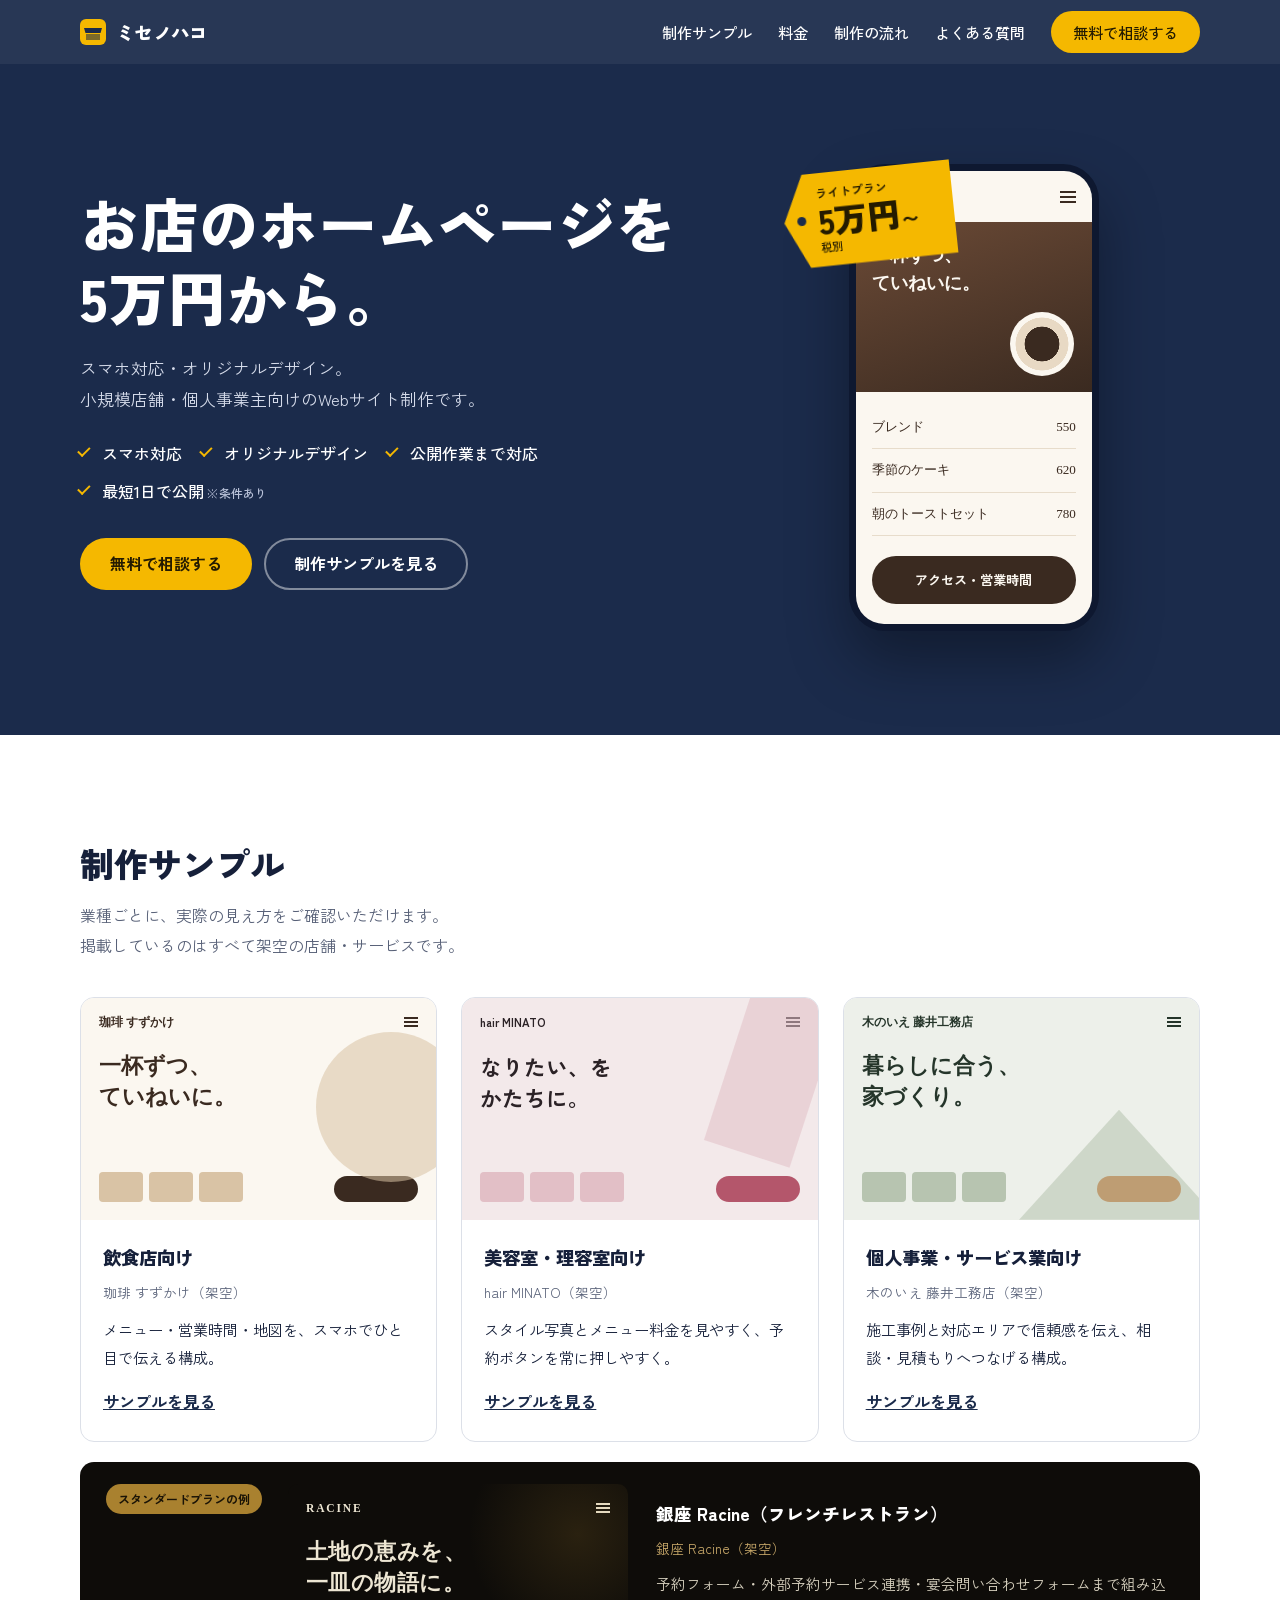
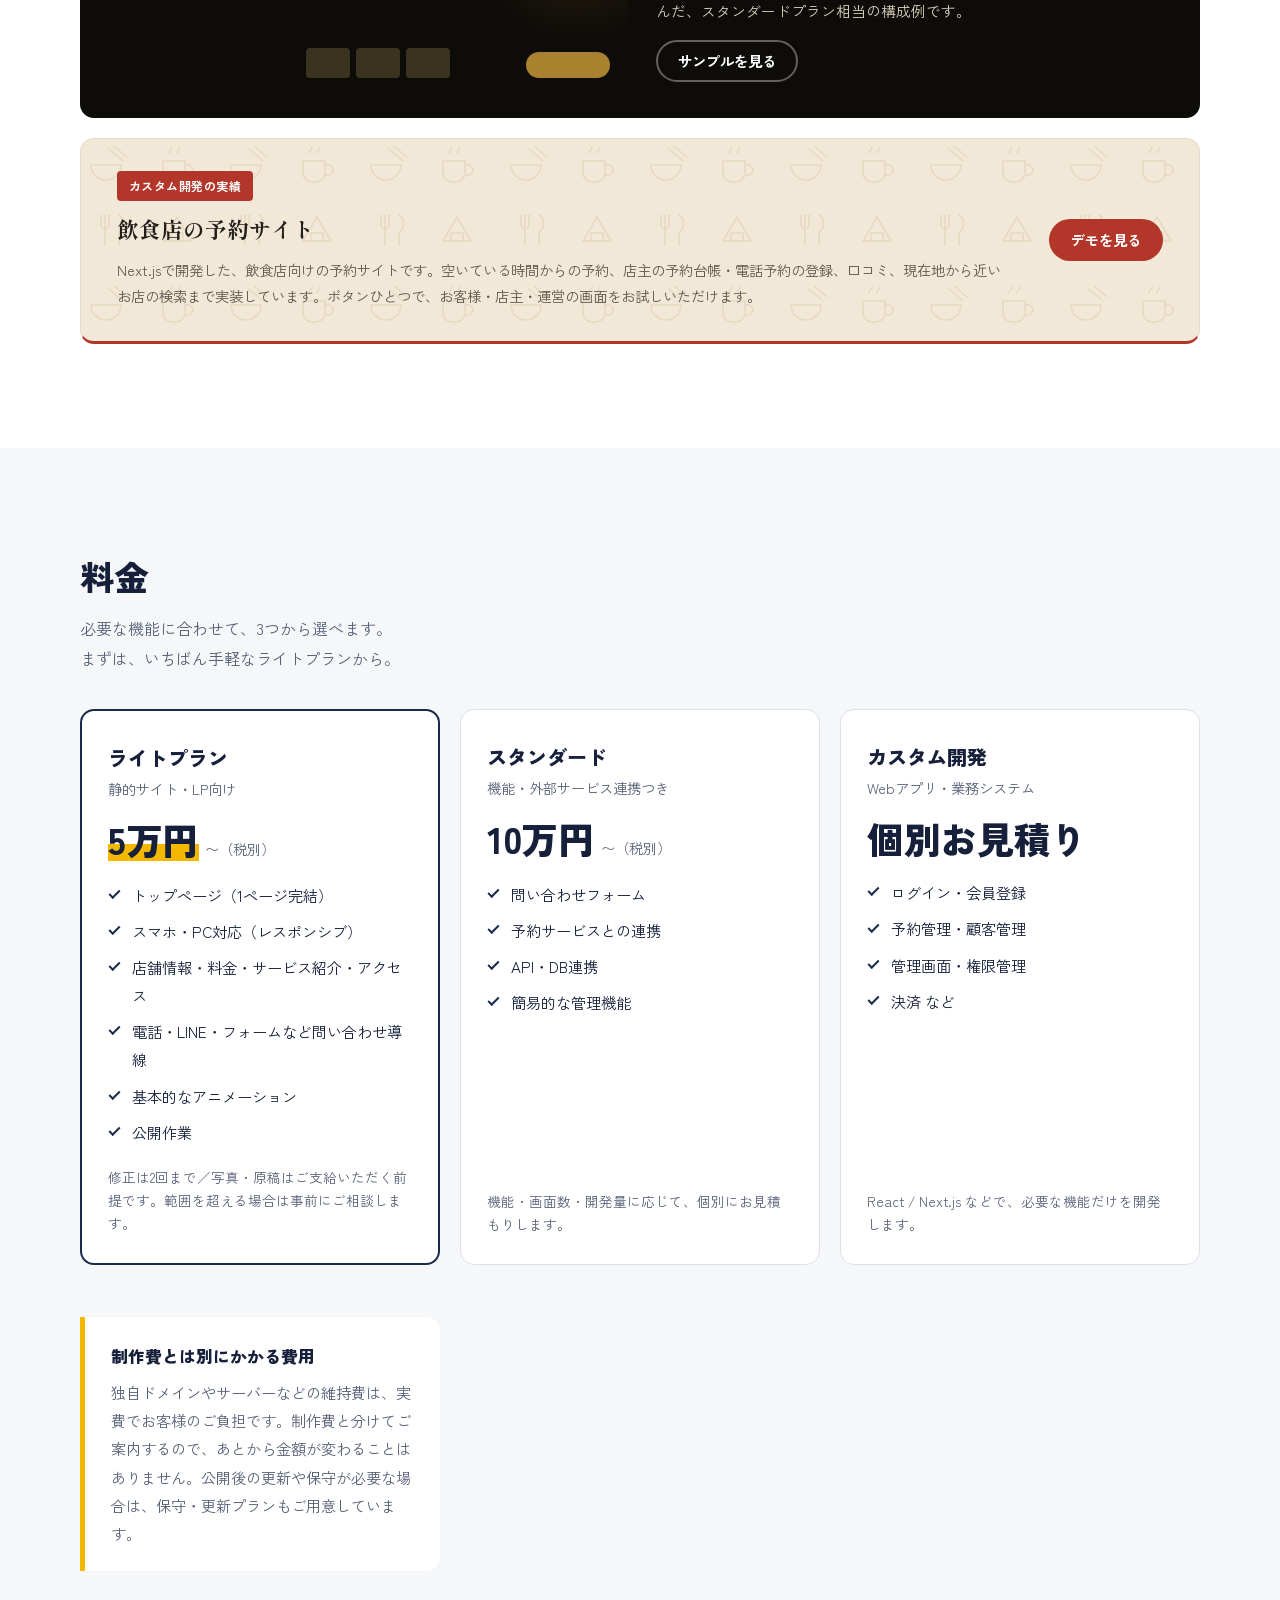
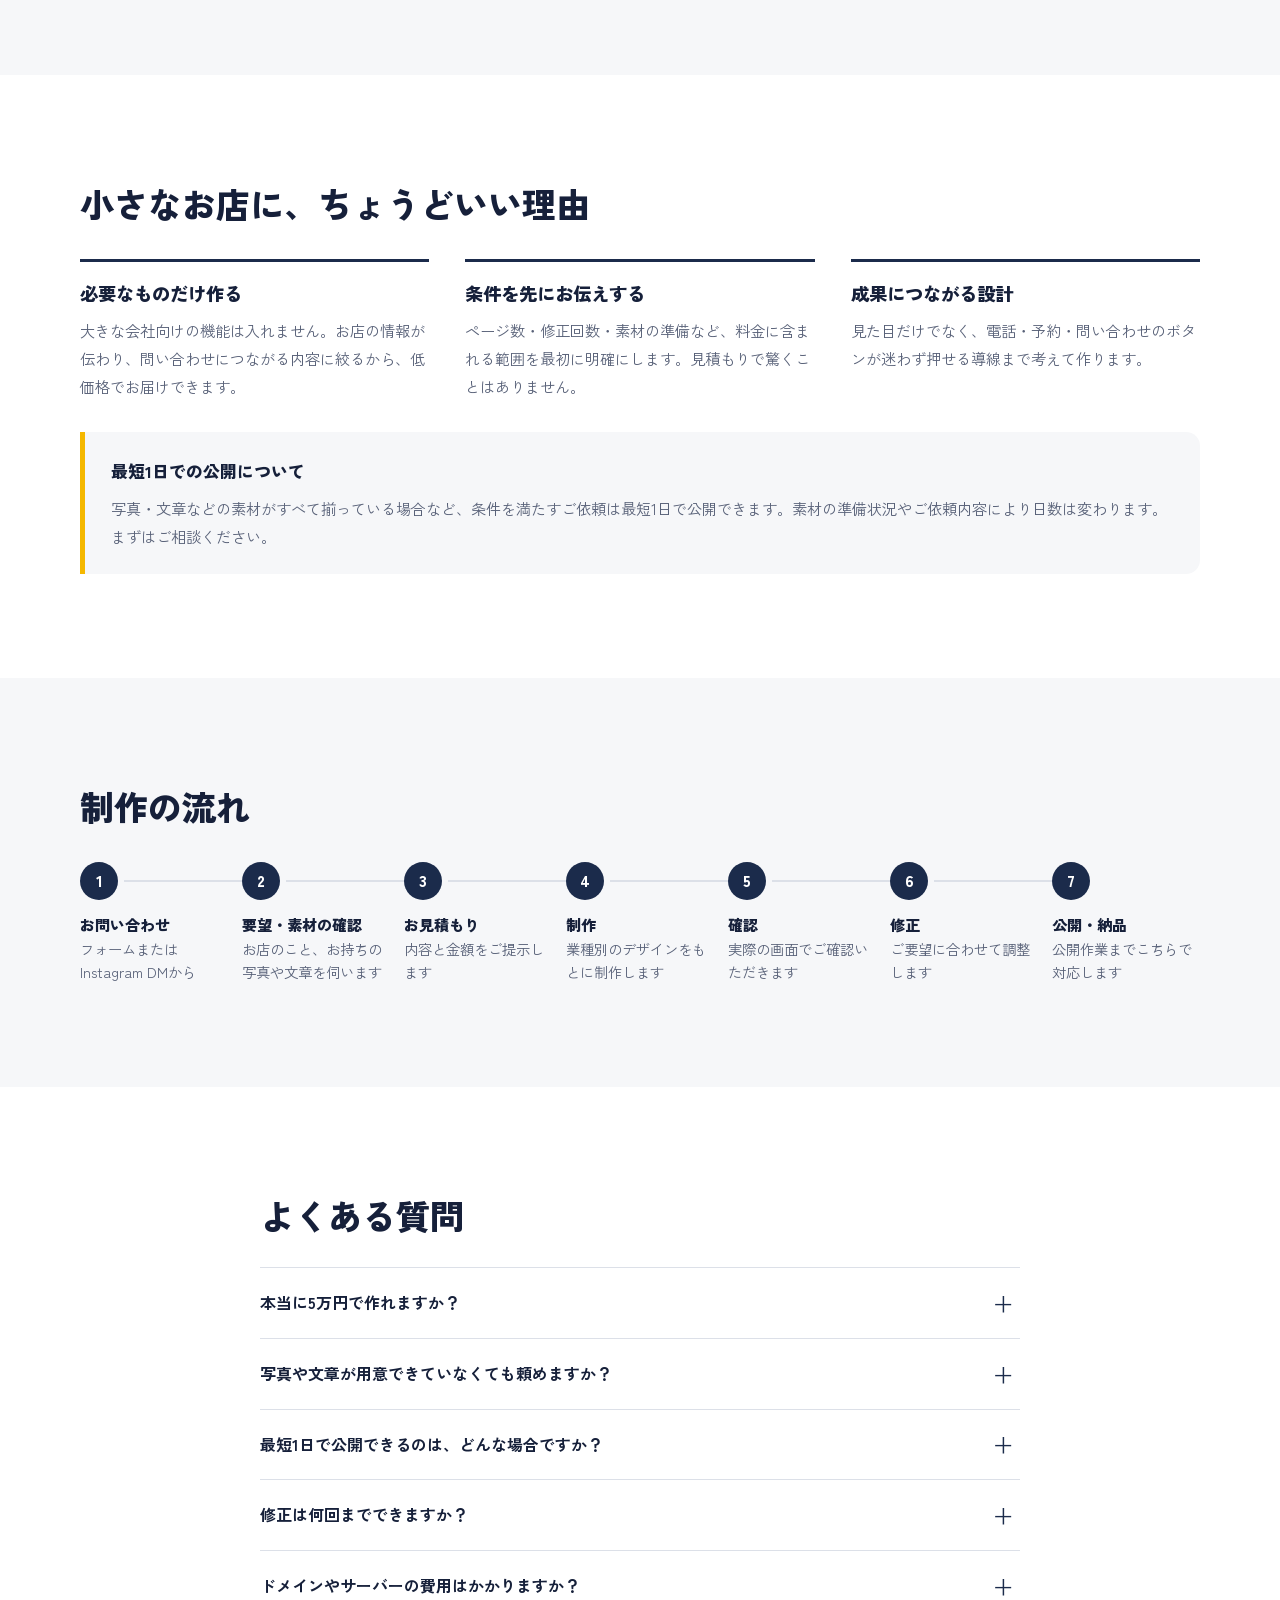
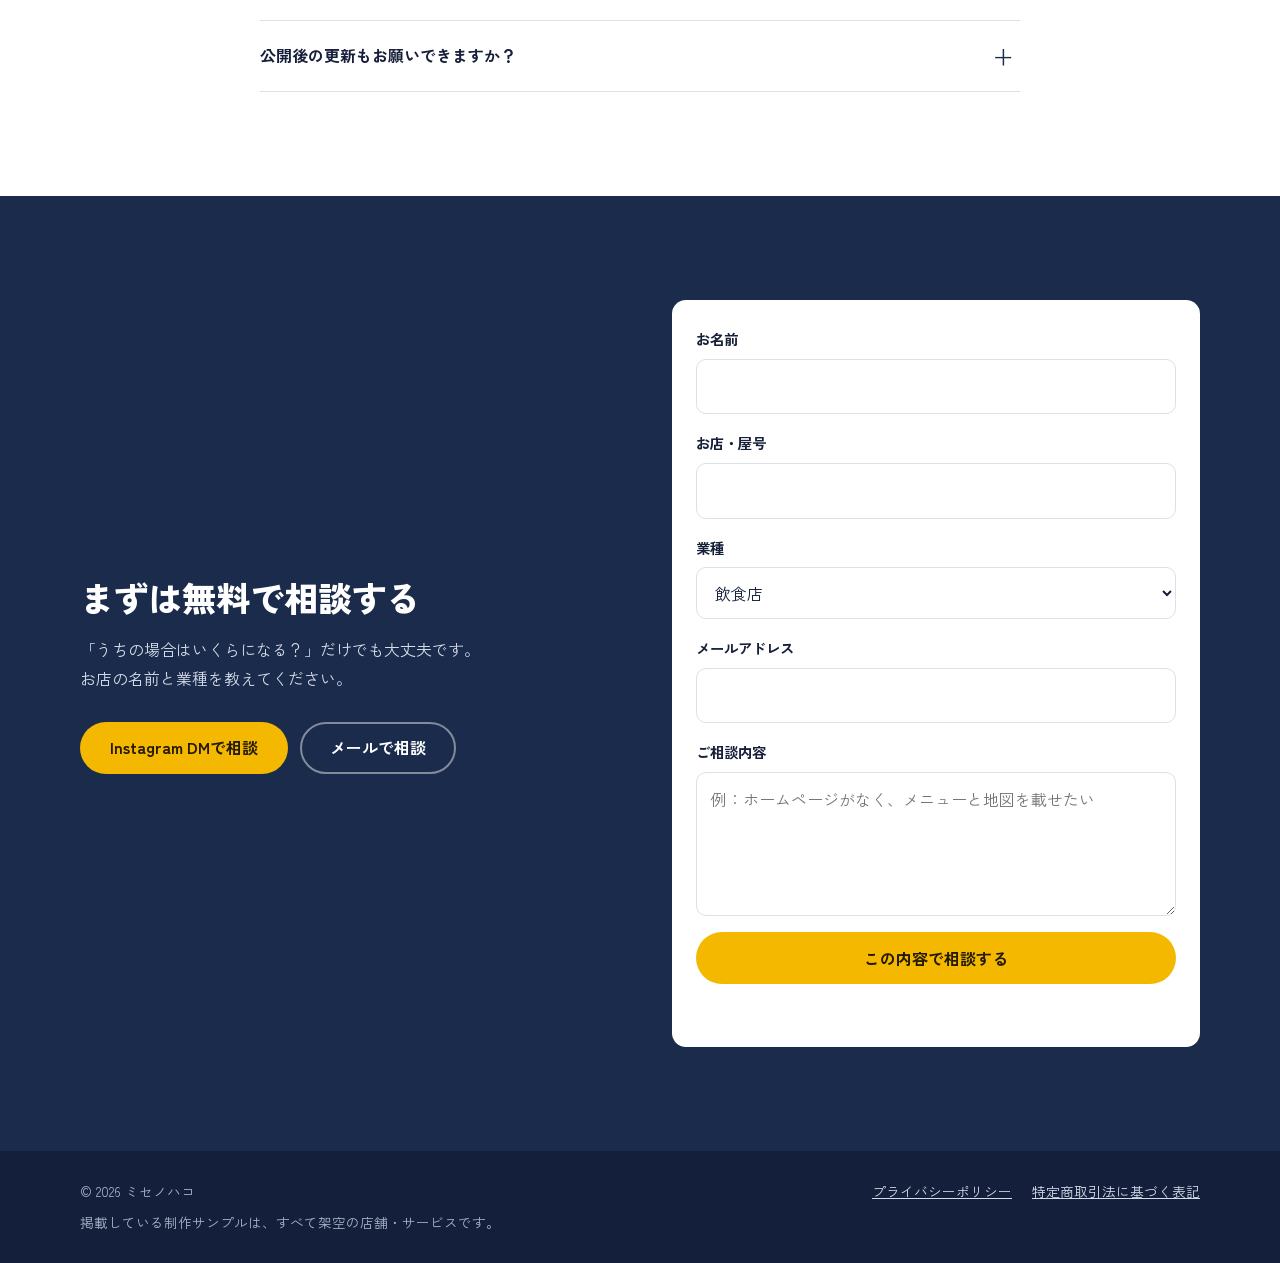
<file: index.html>
<!DOCTYPE html>
<html lang="ja">
<head>
<meta charset="utf-8">
<meta name="viewport" content="width=device-width, initial-scale=1">
<title>お店のホームページを5万円から｜小規模店舗・個人事業主向けWeb制作｜ミセノハコ</title>
<meta name="description" content="飲食店・美容室・サロン・個人事業主向けのホームページ制作。スマホ対応・オリジナルデザインで5万円から。素材が揃っていれば最短1日で公開（条件あり）。まずは無料でご相談ください。">
<link rel="canonical" href="https://example.com/">
<meta name="theme-color" content="#1B2B4B">
<meta property="og:type" content="website">
<meta property="og:title" content="お店のホームページを5万円から｜ミセノハコ">
<meta property="og:description" content="小規模店舗・個人事業主向け。スマホ対応・オリジナルデザインのWebサイト制作。">
<meta property="og:url" content="https://example.com/">
<meta name="twitter:card" content="summary_large_image">
<link rel="icon" href="/assets/favicon.svg" type="image/svg+xml">
<link rel="preconnect" href="https://fonts.googleapis.com">
<link rel="preconnect" href="https://fonts.gstatic.com" crossorigin>
<link rel="stylesheet" href="https://fonts.googleapis.com/css2?family=Zen+Kaku+Gothic+New:wght@400;500;700;900&display=swap">
<link rel="stylesheet" href="/assets/style.css">
<link rel="stylesheet" href="https://fonts.googleapis.com/css2?family=Zen+Kaku+Gothic+New:wght@400;500;700;900&family=Shippori+Mincho:wght@700&display=swap">
<script type="application/ld+json">
{
  "@context": "https://schema.org",
  "@type": "ProfessionalService",
  "name": "ミセノハコ",
  "description": "小規模店舗・個人事業主向けのホームページ制作サービス",
  "url": "https://example.com/",
  "areaServed": "JP",
  "priceRange": "5万円〜"
}
</script>
</head>
<body>
<a class="skip" href="#main">本文へスキップ</a>

<!-- ============ HEADER ============ -->
<header class="site-header">
  <div class="container header-inner">
    <a class="logo" href="/" aria-label="ミセノハコ トップへ">
      <svg width="26" height="26" viewBox="0 0 26 26" aria-hidden="true"><rect width="26" height="26" rx="6" fill="#F5B800"/><path d="M4 9h18l-1.5 5h-15z" fill="#1B2B4B"/><path d="M6 15h14v6H6z" fill="#1B2B4B" opacity=".55"/></svg>
      <span>ミセノハコ</span>
    </a>
    <button class="nav-toggle" aria-expanded="false" aria-controls="site-nav" aria-label="メニューを開く"><span></span><span></span><span></span></button>
    <nav id="site-nav" class="site-nav" aria-label="メインメニュー">
      <a href="#samples">制作サンプル</a>
      <a href="#price">料金</a>
      <a href="#flow">制作の流れ</a>
      <a href="#faq">よくある質問</a>
      <a class="btn btn-tag btn-sm" href="#contact">無料で相談する</a>
    </nav>
  </div>
</header>

<main id="main">

<!-- ============ HERO ============ -->
<section class="hero">
  <div class="container hero-grid">
    <div class="hero-copy">
      <h1>お店のホームページを<br>5万円から。</h1>
      <p class="hero-lead">スマホ対応・オリジナルデザイン。<br>小規模店舗・個人事業主向けのWebサイト制作です。</p>
      <ul class="hero-points">
        <li>スマホ対応</li>
        <li>オリジナルデザイン</li>
        <li>公開作業まで対応</li>
        <li>最短1日で公開<small>※条件あり</small></li>
      </ul>
      <div class="hero-cta">
        <a class="btn btn-tag" href="#contact">無料で相談する</a>
        <a class="btn btn-ghost" href="#samples">制作サンプルを見る</a>
      </div>
    </div>

    <div class="hero-visual" aria-hidden="true">
      <div class="price-tag">
        <span class="price-tag-label">ライトプラン</span>
        <span class="price-tag-num">5万円<small>〜</small></span>
        <span class="price-tag-note">税別</span>
      </div>
      <div class="phone">
        <div class="phone-screen">
          <div class="ph-nav"><b>珈琲 すずかけ</b><i></i></div>
          <div class="ph-hero"><span class="ph-cup"></span><p>一杯ずつ、<br>ていねいに。</p></div>
          <div class="ph-menu">
            <p><span>ブレンド</span><em>550</em></p>
            <p><span>季節のケーキ</span><em>620</em></p>
            <p><span>朝のトーストセット</span><em>780</em></p>
          </div>
          <div class="ph-btn">アクセス・営業時間</div>
        </div>
      </div>
    </div>
  </div>
</section>

<!-- ============ SAMPLES ============
     サンプルを増やす手順：<article class="sample"> ブロックを丸ごとコピーし、
     テーマ用クラス（theme-cafe など）を追加して色を変えるだけです。 -->
<section class="section" id="samples">
  <div class="container">
    <h2>制作サンプル</h2>
    <p class="section-lead">業種ごとに、実際の見え方をご確認いただけます。<br class="pc">掲載しているのはすべて架空の店舗・サービスです。</p>

    <div class="sample-grid">

      <article class="sample">
        <div class="mock theme-cafe" aria-hidden="true">
          <div class="mock-nav"><b>珈琲 すずかけ</b><i></i></div>
          <div class="mock-title">一杯ずつ、<br>ていねいに。</div>
          <div class="mock-blocks"><span></span><span></span><span></span></div>
          <div class="mock-btn"></div>
        </div>
        <div class="sample-body">
          <h3>飲食店向け</h3>
          <p class="sample-name">珈琲 すずかけ（架空）</p>
          <p>メニュー・営業時間・地図を、スマホでひと目で伝える構成。</p>
          <a class="link" href="/samples/cafe/">サンプルを見る</a>
        </div>
      </article>

      <article class="sample">
        <div class="mock theme-salon" aria-hidden="true">
          <div class="mock-nav"><b>hair MINATO</b><i></i></div>
          <div class="mock-title">なりたい、を<br>かたちに。</div>
          <div class="mock-blocks"><span></span><span></span><span></span></div>
          <div class="mock-btn"></div>
        </div>
        <div class="sample-body">
          <h3>美容室・理容室向け</h3>
          <p class="sample-name">hair MINATO（架空）</p>
          <p>スタイル写真とメニュー料金を見やすく、予約ボタンを常に押しやすく。</p>
          <a class="link" href="/samples/salon/">サンプルを見る</a>
        </div>
      </article>

      <article class="sample">
        <div class="mock theme-craft" aria-hidden="true">
          <div class="mock-nav"><b>木のいえ 藤井工務店</b><i></i></div>
          <div class="mock-title">暮らしに合う、<br>家づくり。</div>
          <div class="mock-blocks"><span></span><span></span><span></span></div>
          <div class="mock-btn"></div>
        </div>
        <div class="sample-body">
          <h3>個人事業・サービス業向け</h3>
          <p class="sample-name">木のいえ 藤井工務店（架空）</p>
          <p>施工事例と対応エリアで信頼感を伝え、相談・見積もりへつなげる構成。</p>
          <a class="link" href="/samples/craft/">サンプルを見る</a>
        </div>
      </article>
    </div>

    <!-- スタンダードプランの例：銀座レストラン -->
    <div class="standard-card">
      <span class="standard-card-tag">スタンダードプランの例</span>
      <div class="mock theme-ginza" aria-hidden="true">
        <div class="mock-nav"><b>RACINE</b><i></i></div>
        <div class="mock-title">土地の恵みを、<br>一皿の物語に。</div>
        <div class="mock-blocks"><span></span><span></span><span></span></div>
        <div class="mock-btn"></div>
      </div>
      <div class="standard-card-body">
        <h3>銀座 Racine（フレンチレストラン）</h3>
        <p class="sample-name">銀座 Racine（架空）</p>
        <p>予約フォーム・外部予約サービス連携・宴会問い合わせフォームまで組み込んだ、スタンダードプラン相当の構成例です。</p>
        <a class="btn btn-ghost btn-sm" href="/samples/ginza/">サンプルを見る</a>
      </div>
    </div>

    <div class="dev-card">
      <span class="dev-card-tag">カスタム開発の実績</span>
      <h3>飲食店の予約サイト</h3>
      <p>Next.jsで開発した、飲食店向けの予約サイトです。空いている時間からの予約、店主の予約台帳・電話予約の登録、口コミ、現在地から近いお店の検索まで実装しています。ボタンひとつで、お客様・店主・運営の画面をお試しいただけます。</p>  
      <a class="btn btn-tag btn-sm" href="https://restaurant-booking-app-ten.vercel.app/" target="_blank" rel="noopener" data-demo-url="TODO">デモを見る</a>
    </div>
  </div>
</section>

<!-- ============ PRICE ============ -->
<section class="section section-alt" id="price">
  <div class="container">
    <h2>料金</h2>
    <p class="section-lead">必要な機能に合わせて、3つから選べます。<br class="pc">まずは、いちばん手軽なライトプランから。</p>

    <div class="plans">

      <article class="plan plan-main">
        <h3>ライトプラン</h3>
        <p class="plan-for">静的サイト・LP向け</p>
        <p class="plan-price"><b>5万円</b><span>〜（税別）</span></p>
        <ul class="checks">
          <li>トップページ（1ページ完結）</li>
          <li>スマホ・PC対応（レスポンシブ）</li>
          <li>店舗情報・料金・サービス紹介・アクセス</li>
          <li>電話・LINE・フォームなど問い合わせ導線</li>
          <li>基本的なアニメーション</li>
          <li>公開作業</li>
        </ul>
        <p class="plan-scope">修正は2回まで／写真・原稿はご支給いただく前提です。範囲を超える場合は事前にご相談します。</p>
      </article>

      <article class="plan">
        <h3>スタンダード</h3>
        <p class="plan-for">機能・外部サービス連携つき</p>
        <p class="plan-price"><b>10万円</b><span>〜（税別）</span></p>
        <ul class="checks">
          <li>問い合わせフォーム</li>
          <li>予約サービスとの連携</li>
          <li>API・DB連携</li>
          <li>簡易的な管理機能</li>
        </ul>
        <p class="plan-scope">機能・画面数・開発量に応じて、個別にお見積もりします。</p>
      </article>

      <article class="plan">
        <h3>カスタム開発</h3>
        <p class="plan-for">Webアプリ・業務システム</p>
        <p class="plan-price"><b>個別お見積り</b></p>
        <ul class="checks">
          <li>ログイン・会員登録</li>
          <li>予約管理・顧客管理</li>
          <li>管理画面・権限管理</li>
          <li>決済 など</li>
        </ul>
        <p class="plan-scope">React / Next.js などで、必要な機能だけを開発します。</p>
      </article>

      <div class="note-box">
        <h3>制作費とは別にかかる費用</h3>
        <p>独自ドメインやサーバーなどの維持費は、実費でお客様のご負担です。制作費と分けてご案内するので、あとから金額が変わることはありません。公開後の更新や保守が必要な場合は、保守・更新プランもご用意しています。</p>
      </div>
    </div>
  </div>
</section>

<!-- ============ WHY ============ -->
<section class="section">
  <div class="container">
    <h2>小さなお店に、ちょうどいい理由</h2>
    <div class="why-grid">
      <div>
        <h3>必要なものだけ作る</h3>
        <p>大きな会社向けの機能は入れません。お店の情報が伝わり、問い合わせにつながる内容に絞るから、低価格でお届けできます。</p>
      </div>
      <div>
        <h3>条件を先にお伝えする</h3>
        <p>ページ数・修正回数・素材の準備など、料金に含まれる範囲を最初に明確にします。見積もりで驚くことはありません。</p>
      </div>
      <div>
        <h3>成果につながる設計</h3>
        <p>見た目だけでなく、電話・予約・問い合わせのボタンが迷わず押せる導線まで考えて作ります。</p>
      </div>
    </div>

    <div class="note-box note-box-speed" id="speed">
      <h3>最短1日での公開について</h3>
      <p>写真・文章などの素材がすべて揃っている場合など、条件を満たすご依頼は最短1日で公開できます。素材の準備状況やご依頼内容により日数は変わります。まずはご相談ください。</p>
    </div>
  </div>
</section>

<!-- ============ FLOW ============ -->
<section class="section section-alt" id="flow">
  <div class="container">
    <h2>制作の流れ</h2>
    <ol class="flow">
      <li><b>お問い合わせ</b><span>フォームまたはInstagram DMから</span></li>
      <li><b>要望・素材の確認</b><span>お店のこと、お持ちの写真や文章を伺います</span></li>
      <li><b>お見積もり</b><span>内容と金額をご提示します</span></li>
      <li><b>制作</b><span>業種別のデザインをもとに制作します</span></li>
      <li><b>確認</b><span>実際の画面でご確認いただきます</span></li>
      <li><b>修正</b><span>ご要望に合わせて調整します</span></li>
      <li><b>公開・納品</b><span>公開作業までこちらで対応します</span></li>
    </ol>
  </div>
</section>

<!-- ============ FAQ ============ -->
<section class="section" id="faq">
  <div class="container narrow">
    <h2>よくある質問</h2>
    <details>
      <summary>本当に5万円で作れますか？</summary>
      <p>ライトプランは、1ページ完結のサイトで、写真・原稿をご支給いただく前提の料金です。ページ数が増える場合や素材制作が必要な場合は、内容に応じてお見積もりします。</p>
    </details>
    <details>
      <summary>写真や文章が用意できていなくても頼めますか？</summary>
      <p>ご相談ください。ご用意が難しい場合は、撮影のコツのご案内や文章のたたき台づくりで一緒に進めます。内容によっては別途費用がかかることがあります。</p>
    </details>
    <details>
      <summary>最短1日で公開できるのは、どんな場合ですか？</summary>
      <p>素材・原稿がすべて揃っているなど、条件を満たす場合に対応可能です。すべてのご依頼で1日納品をお約束するものではありません。</p>
    </details>
    <details>
      <summary>修正は何回までできますか？</summary>
      <p>ライトプランは2回までです。それ以上は、内容に応じてご相談のうえ対応します。</p>
    </details>
    <details>
      <summary>ドメインやサーバーの費用はかかりますか？</summary>
      <p>維持費は実費でお客様のご負担です。制作費とは別に、事前に金額をご案内します。</p>
    </details>
    <details>
      <summary>公開後の更新もお願いできますか？</summary>
      <p>はい。保守・更新プランをご用意しています。営業時間やメニューの変更など、必要なぶんだけご依頼いただけます。</p>
    </details>
  </div>
</section>

<!-- ============ CONTACT ============ -->
<section class="section contact" id="contact">
  <div class="container contact-grid">
    <div>
      <h2>まずは無料で相談する</h2>
      <p class="contact-lead">「うちの場合はいくらになる？」だけでも大丈夫です。<br>お店の名前と業種を教えてください。</p>
      <div class="contact-links">
        <a class="btn btn-tag" href="https://instagram.com/misenohako" target="_blank" rel="noopener">Instagram DMで相談</a>
        <a class="btn btn-ghost" href="mailto:hello@example.com">メールで相談</a>
      </div>
    </div>

    <form id="contact-form" class="form" action="https://formspree.io/f/xbglgkvd" method="POST">
      <label>お名前<input type="text" name="name" autocomplete="name" required></label>
      <label>お店・屋号<input type="text" name="shop" autocomplete="organization"></label>
      <label>業種
        <select name="category">
          <option>飲食店</option>
          <option>美容室・理容室</option>
          <option>ネイル・エステなど</option>
          <option>個人事業主</option>
          <option>小規模企業・サービス業</option>
          <option>その他</option>
        </select>
      </label>
      <label>メールアドレス<input type="email" name="email" autocomplete="email" required></label>
      <label>ご相談内容<textarea name="message" rows="4" placeholder="例：ホームページがなく、メニューと地図を載せたい"></textarea></label>
      <input type="text" name="_gotcha" class="hp" tabindex="-1" autocomplete="off" aria-hidden="true">
      <button class="btn btn-tag" type="submit">この内容で相談する</button>
      <p class="form-status" role="status" aria-live="polite"></p>
    </form>
  </div>
</section>

</main>

<footer class="site-footer">
  <div class="container footer-inner">
    <p>© <span id="year">2026</span> ミセノハコ</p>
    <p class="footer-links"><a href="/privacy.html">プライバシーポリシー</a><a href="/tokushoho.html">特定商取引法に基づく表記</a></p>
    <p class="footer-note">掲載している制作サンプルは、すべて架空の店舗・サービスです。</p>
  </div>
</footer>

<script src="/assets/main.js" defer></script>
</body>
</html>
</file>
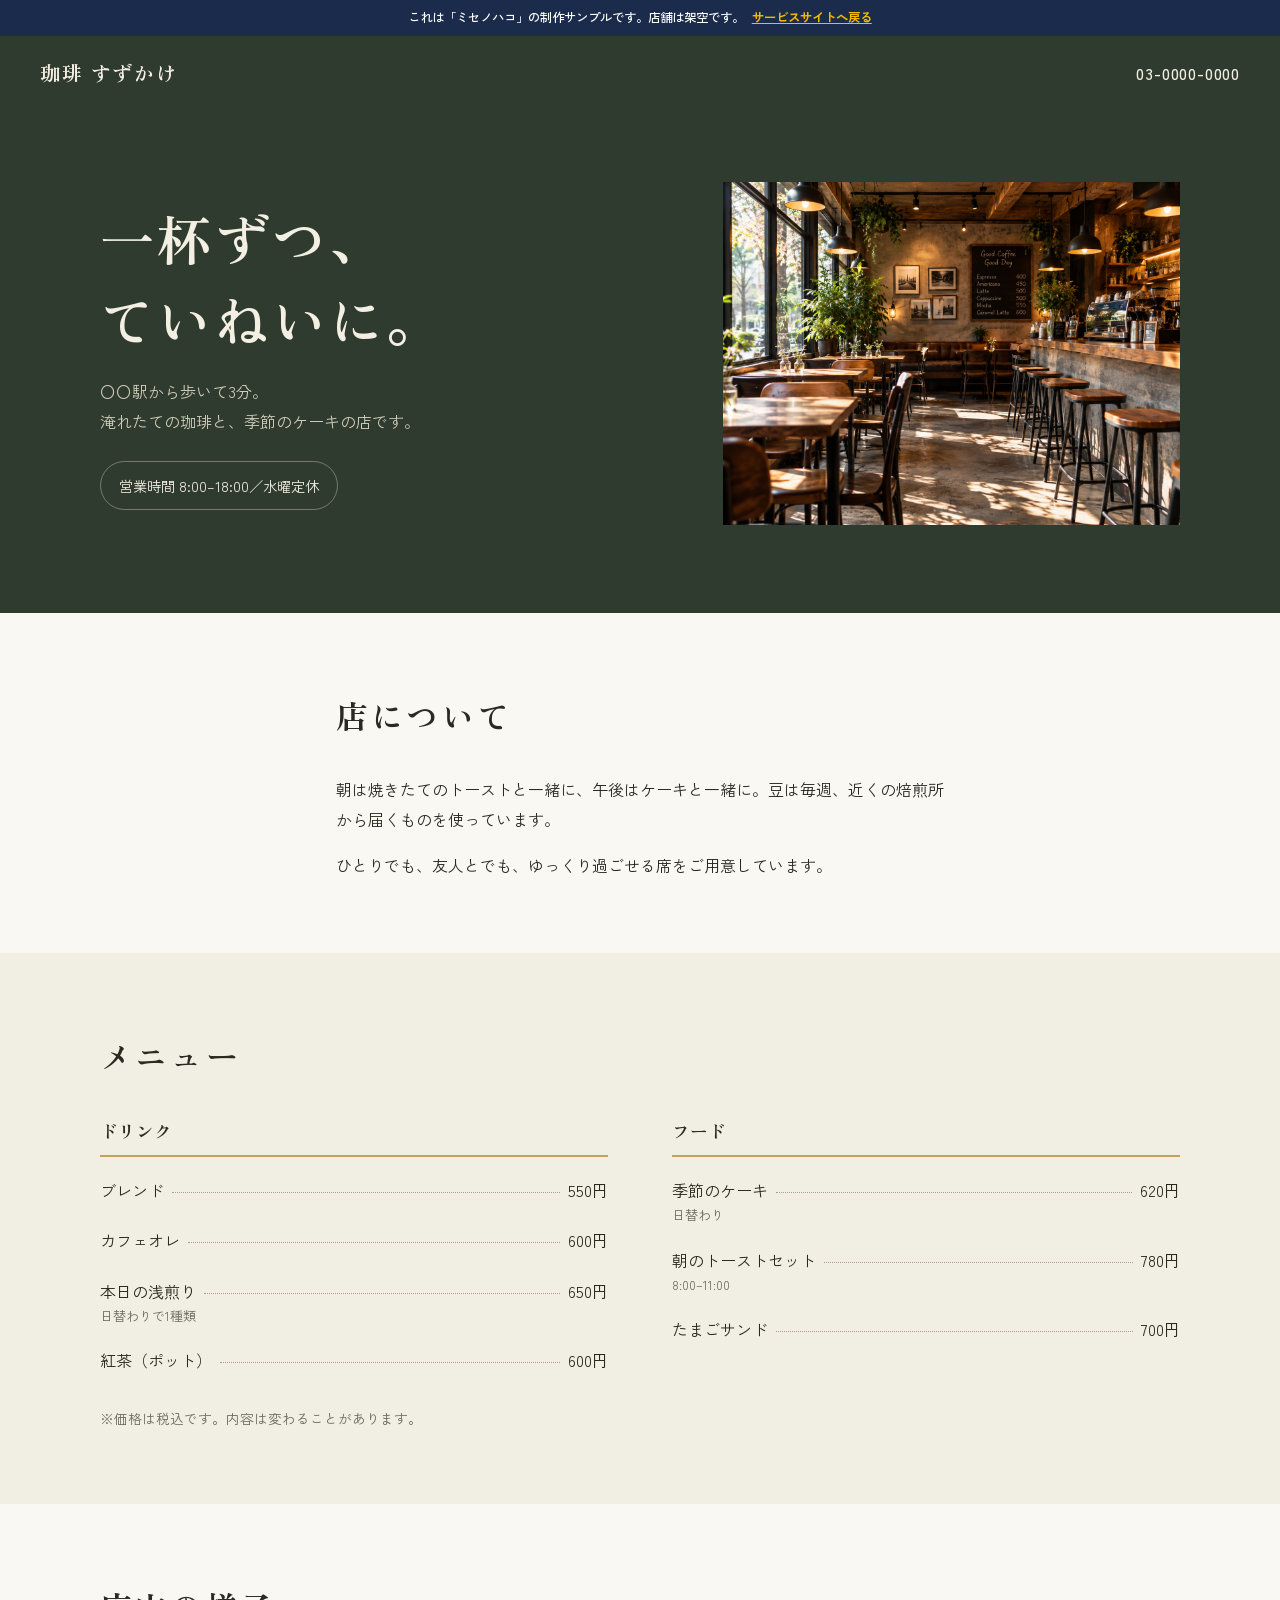
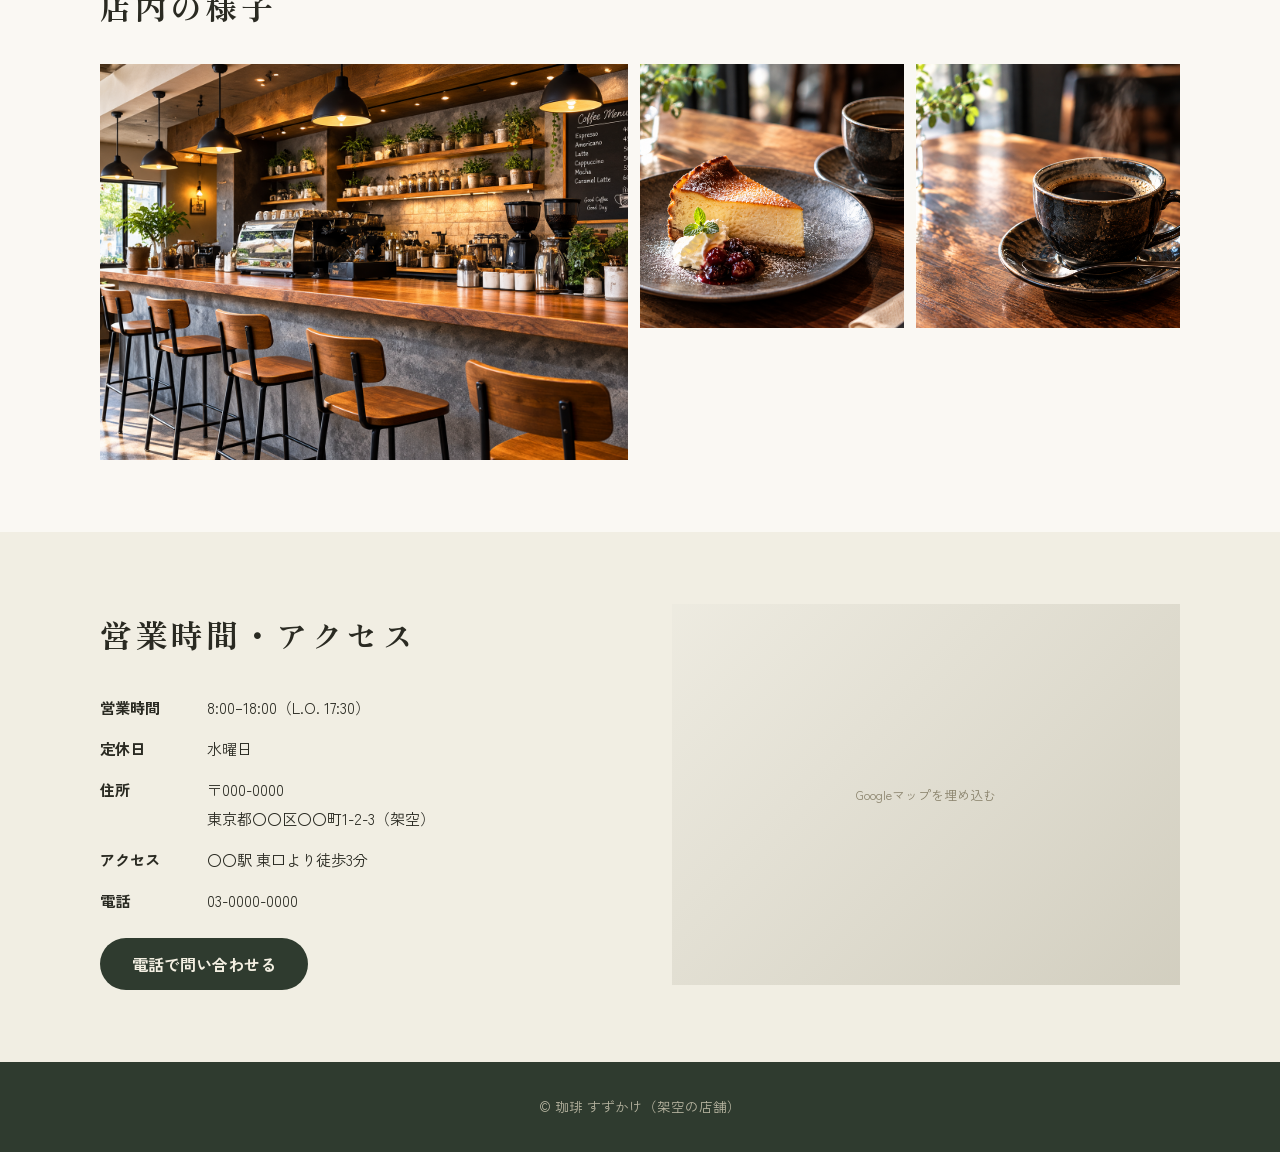
<file: samples/cafe/index.html>
<!DOCTYPE html>
<html lang="ja">
<head>
<meta charset="utf-8">
<meta name="viewport" content="width=device-width, initial-scale=1">
<title>珈琲 すずかけ｜〇〇駅徒歩3分の喫茶店</title>
<meta name="description" content="一杯ずつ、ていねいに淹れる珈琲と、季節のケーキの店。営業時間・メニュー・アクセスのご案内。">
<meta name="robots" content="noindex">
<link rel="stylesheet" href="https://fonts.googleapis.com/css2?family=Zen+Kaku+Gothic+New:wght@400;500;700&family=Zen+Old+Mincho:wght@500;700&display=swap">
<link rel="stylesheet" href="/samples/common.css">
<link rel="stylesheet" href="/samples/cafe/style.css">
</head>
<body>
<div class="sample-ribbon">これは「ミセノハコ」の制作サンプルです。店舗は架空です。<a href="/">サービスサイトへ戻る</a></div>

<header class="header">
  <a class="logo" href="#top">珈琲 すずかけ</a>
  <a class="header-tel" href="tel:0300000000">03-0000-0000</a>
</header>

<main id="top">
  <section class="hero">
    <div class="container hero-grid">
      <div>
        <h1>一杯ずつ、<br>ていねいに。</h1>
        <p class="hero-lead">〇〇駅から歩いて3分。<br>淹れたての珈琲と、季節のケーキの店です。</p>
        <p class="hero-hours">営業時間 8:00–18:00／水曜定休</p>
      </div>
      <div class="ph r-43">
        <img src="/assets/tmp/cafe/cafe5.png" alt="珈琲 すずかけの店内" width="200" height="900">
      </div>
    </div>
  </section>

  <section class="section" id="about">
    <div class="container about">
      <h2>店について</h2>
      <p>朝は焼きたてのトーストと一緒に、午後はケーキと一緒に。豆は毎週、近くの焙煎所から届くものを使っています。</p>
      <p>ひとりでも、友人とでも、ゆっくり過ごせる席をご用意しています。</p>
    </div>
  </section>

  <section class="section menu-wrap" id="menu">
    <div class="container">
      <h2>メニュー</h2>
      <div class="menu-grid">
        <div class="menu">
          <h3>ドリンク</h3>
          <ul>
            <li><span>ブレンド</span><i></i><em>550円</em></li>
            <li><span>カフェオレ</span><i></i><em>600円</em></li>
            <li><span>本日の浅煎り<small>日替わりで1種類</small></span><i></i><em>650円</em></li>
            <li><span>紅茶（ポット）</span><i></i><em>600円</em></li>
          </ul>
        </div>
        <div class="menu">
          <h3>フード</h3>
          <ul>
            <li><span>季節のケーキ<small>日替わり</small></span><i></i><em>620円</em></li>
            <li><span>朝のトーストセット<small>8:00–11:00</small></span><i></i><em>780円</em></li>
            <li><span>たまごサンド</span><i></i><em>700円</em></li>
          </ul>
        </div>
      </div>
      <p class="menu-note">※価格は税込です。内容は変わることがあります。</p>
    </div>
  </section>

  <section class="section" id="gallery">
    <div class="container">
      <h2>店内の様子</h2>
      <div class="gallery">
        <div class="ph r-43" role="img" aria-label="カウンター席">
          <img src="/assets/tmp/cafe/cafe3.png" alt="珈琲 すずかけの店内">
        </div>
        <div class="ph r-11" role="img" aria-label="ケーキ">
          <img src="/assets/tmp/cafe/cafe6.png" alt="珈琲 すずかけの店内">
        </div>
        <div class="ph r-11" role="img" aria-label="珈琲">
          <img src="/assets/tmp/cafe/cafe7.png" alt="珈琲 すずかけの店内">
        </div>
      </div>
    </div>
  </section>

  <section class="section menu-wrap" id="access">
    <div class="container info-grid">
      <div class="info">
        <h2>営業時間・アクセス</h2>
        <dl>
          <dt>営業時間</dt><dd>8:00–18:00（L.O. 17:30）</dd>
          <dt>定休日</dt><dd>水曜日</dd>
          <dt>住所</dt><dd>〒000-0000<br>東京都〇〇区〇〇町1-2-3（架空）</dd>
          <dt>アクセス</dt><dd>〇〇駅 東口より徒歩3分</dd>
          <dt>電話</dt><dd>03-0000-0000</dd>
        </dl>
        <a class="btn-tel" href="tel:0300000000">電話で問い合わせる</a>
      </div>
      <div class="ph map r-43" role="img" aria-label="地図"><span>Googleマップを埋め込む</span></div>
    </div>
  </section>
</main>

<footer class="footer">© 珈琲 すずかけ（架空の店舗）</footer>

<div class="fixed-bar">
  <a href="tel:0300000000">電話する</a>
  <a href="#access">アクセス</a>
</div>
</body>
</html>
</file>
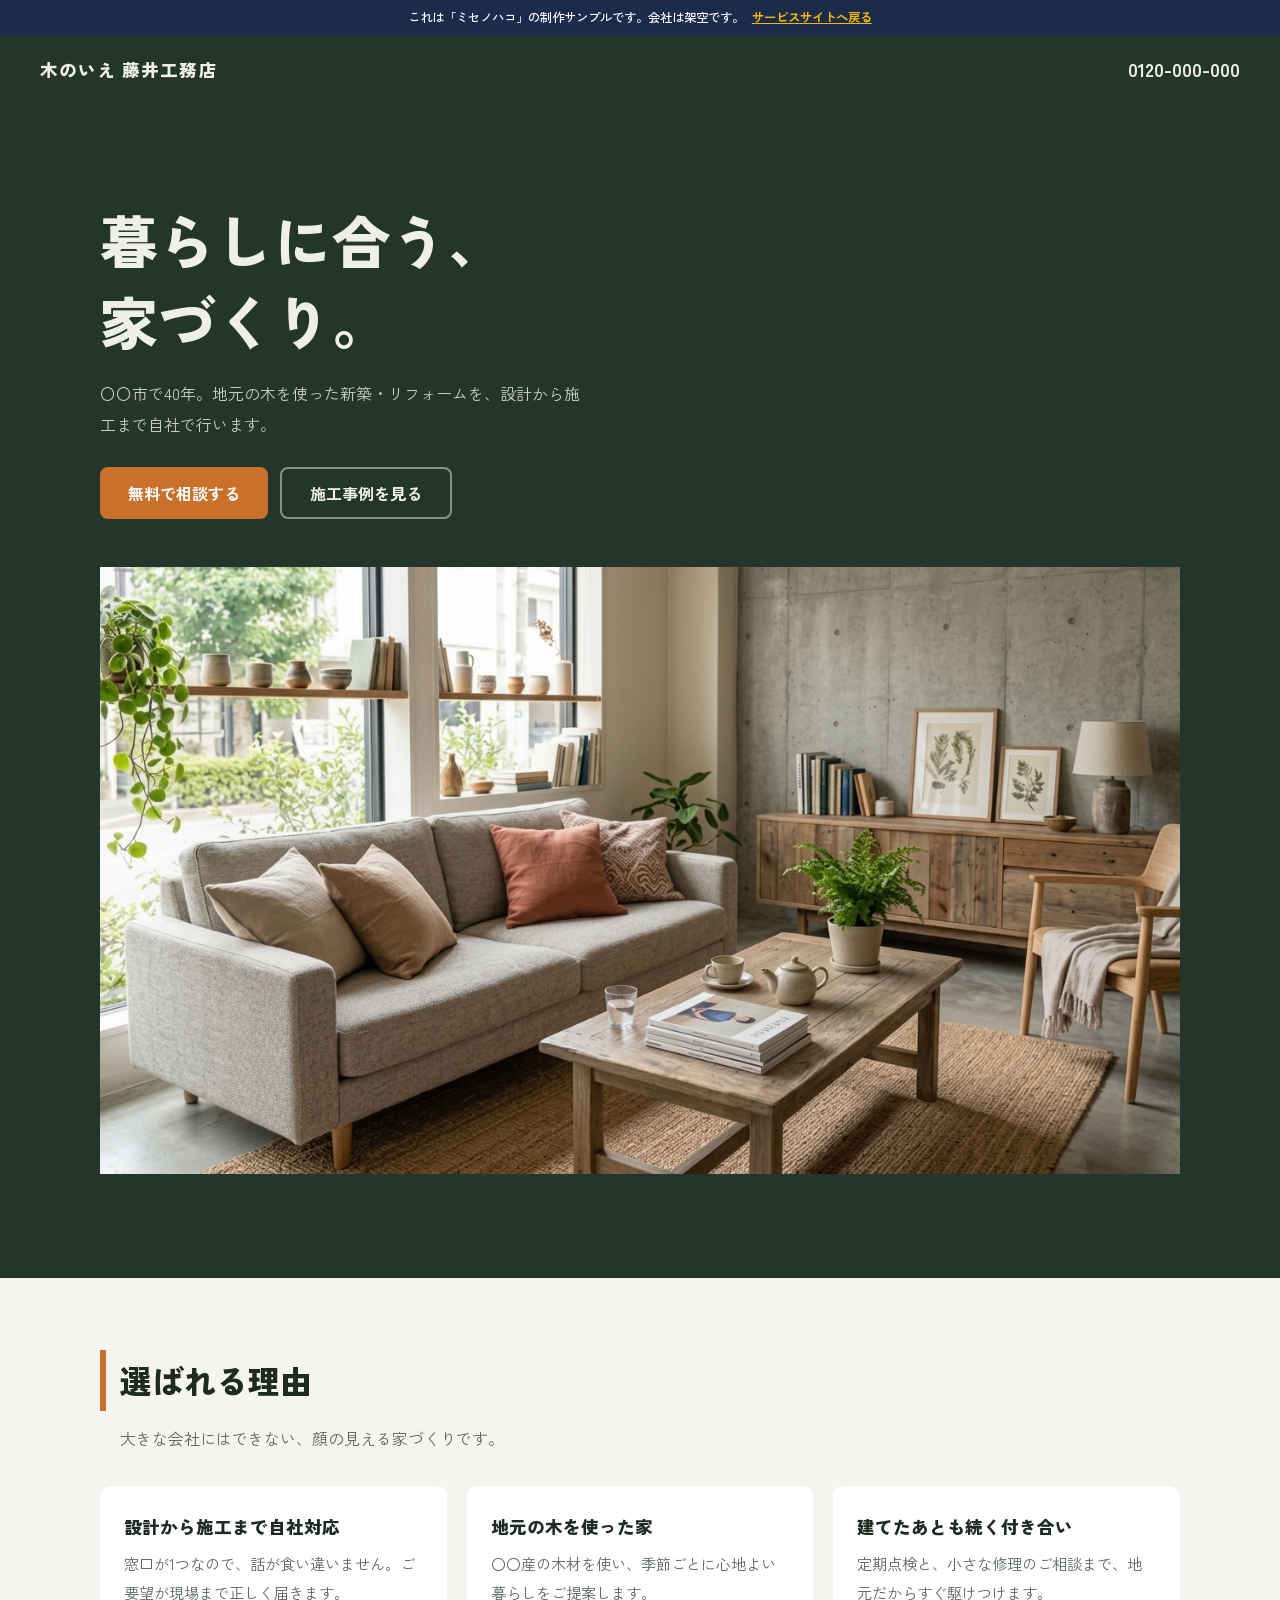
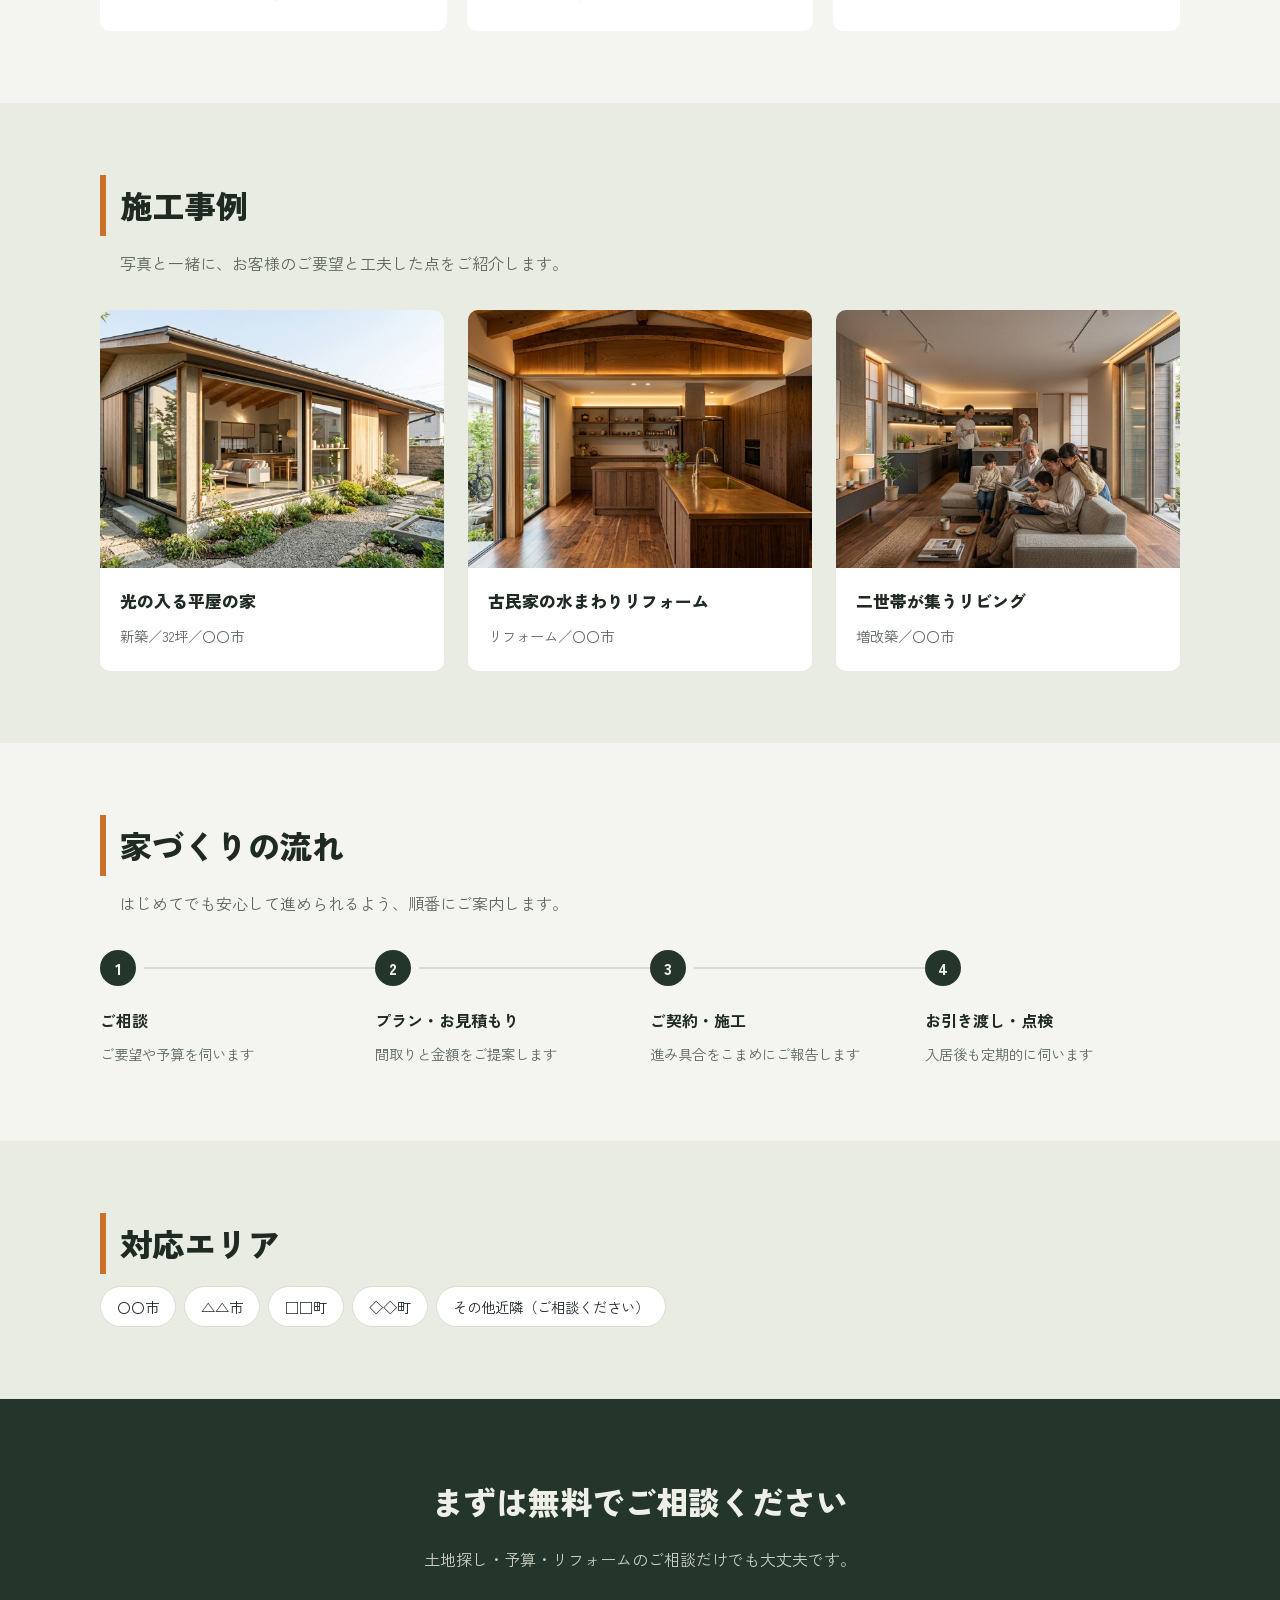
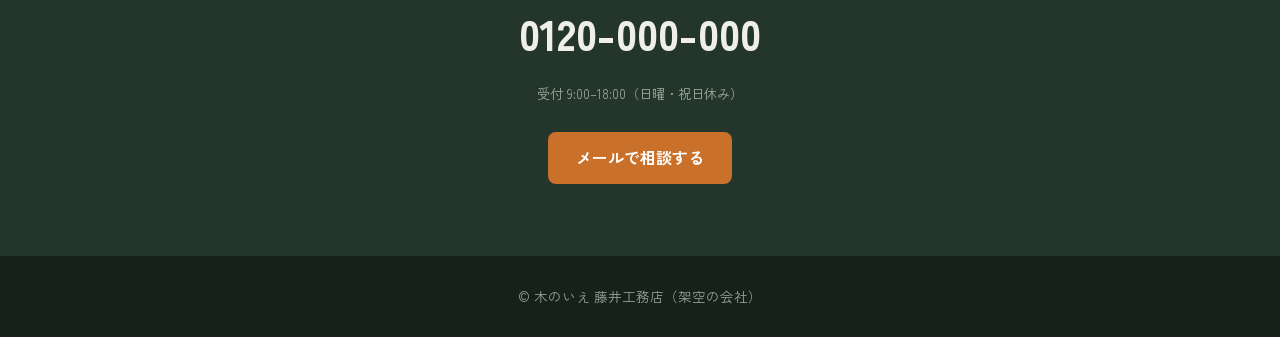
<file: samples/craft/index.html>
<!DOCTYPE html>
<html lang="ja">
<head>
<meta charset="utf-8">
<meta name="viewport" content="width=device-width, initial-scale=1">
<title>木のいえ 藤井工務店｜〇〇市の注文住宅・リフォーム</title>
<meta name="description" content="〇〇市で暮らしに合う家づくりを。新築・リフォームの施工事例、家づくりの流れ、無料相談のご案内。">
<meta name="robots" content="noindex">
<link rel="stylesheet" href="https://fonts.googleapis.com/css2?family=Zen+Kaku+Gothic+New:wght@400;500;700;900&display=swap">
<link rel="stylesheet" href="/samples/common.css">
<link rel="stylesheet" href="/samples/craft/style.css">
</head>
<body>
<div class="sample-ribbon">これは「ミセノハコ」の制作サンプルです。会社は架空です。<a href="/">サービスサイトへ戻る</a></div>

<header class="header">
  <a class="logo" href="#top">木のいえ 藤井工務店</a>
  <a class="header-tel" href="tel:0900000000">0120-000-000</a>
</header>

<main id="top">
  <section class="hero">
    <div class="container">
      <h1>暮らしに合う、<br>家づくり。</h1>
      <p class="hero-lead">〇〇市で40年。地元の木を使った新築・リフォームを、設計から施工まで自社で行います。</p>
      <div class="hero-cta">
        <a class="btn" href="#contact">無料で相談する</a>
        <a class="btn btn-line" href="#works">施工事例を見る</a>
      </div>
      <div class="ph hero-band r-169" role="img" aria-label="施工写真">
        <img src="/assets/tmp/craft/craft1.jpg" alt="施行事例">
      </div>
    </div>
  </section>

  <section class="section" id="reason">
    <div class="container">
      <h2>選ばれる理由</h2>
      <p class="section-lead">大きな会社にはできない、顔の見える家づくりです。</p>
      <div class="reasons">
        <div class="reason"><h3>設計から施工まで自社対応</h3><p>窓口が1つなので、話が食い違いません。ご要望が現場まで正しく届きます。</p></div>
        <div class="reason"><h3>地元の木を使った家</h3><p>〇〇産の木材を使い、季節ごとに心地よい暮らしをご提案します。</p></div>
        <div class="reason"><h3>建てたあとも続く付き合い</h3><p>定期点検と、小さな修理のご相談まで、地元だからすぐ駆けつけます。</p></div>
      </div>
    </div>
  </section>

  <section class="section section-alt" id="works">
    <div class="container">
      <h2>施工事例</h2>
      <p class="section-lead">写真と一緒に、お客様のご要望と工夫した点をご紹介します。</p>
      <div class="works">
        <article class="work">
          <div class="ph r-43" role="img" aria-label="施工事例1">
            <img src="/assets/tmp/craft/craft2.jpg" alt="施行事例">
          </div>
          <div class="work-body"><h3>光の入る平屋の家</h3><p>新築／32坪／〇〇市</p></div>
        </article>
        <article class="work">
          <div class="ph r-43" role="img" aria-label="施工事例2">
            <img src="/assets/tmp/craft/craft3.jpg" alt="施行事例">
          </div>
          <div class="work-body"><h3>古民家の水まわりリフォーム</h3><p>リフォーム／〇〇市</p></div>
        </article>
        <article class="work">
          <div class="ph r-43" role="img" aria-label="施工事例3">
            <img src="/assets/tmp/craft/craft4.jpg" alt="施行事例">
          </div>
          <div class="work-body"><h3>二世帯が集うリビング</h3><p>増改築／〇〇市</p></div>
        </article>
      </div>
    </div>
  </section>

  <section class="section" id="flow">
    <div class="container">
      <h2>家づくりの流れ</h2>
      <p class="section-lead">はじめてでも安心して進められるよう、順番にご案内します。</p>
      <ol class="flow">
        <li><b>ご相談</b><span>ご要望や予算を伺います</span></li>
        <li><b>プラン・お見積もり</b><span>間取りと金額をご提案します</span></li>
        <li><b>ご契約・施工</b><span>進み具合をこまめにご報告します</span></li>
        <li><b>お引き渡し・点検</b><span>入居後も定期的に伺います</span></li>
      </ol>
    </div>
  </section>

  <section class="section section-alt" id="area">
    <div class="container">
      <h2>対応エリア</h2>
      <ul class="area">
        <li>〇〇市</li><li>△△市</li><li>□□町</li><li>◇◇町</li><li>その他近隣（ご相談ください）</li>
      </ul>
    </div>
  </section>

  <section class="section contact" id="contact">
    <div class="container">
      <h2>まずは無料でご相談ください</h2>
      <p>土地探し・予算・リフォームのご相談だけでも大丈夫です。</p>
      <a class="tel" href="tel:0900000000">0120-000-000</a>
      <small>受付 9:00–18:00（日曜・祝日休み）</small><br>
      <a class="btn" href="mailto:info@example.com">メールで相談する</a>
    </div>
  </section>
</main>

<footer class="footer">© 木のいえ 藤井工務店（架空の会社）</footer>

<div class="fixed-bar">
  <a href="tel:0900000000">電話する</a>
  <a href="#contact">無料相談</a>
</div>
</body>
</html>
</file>
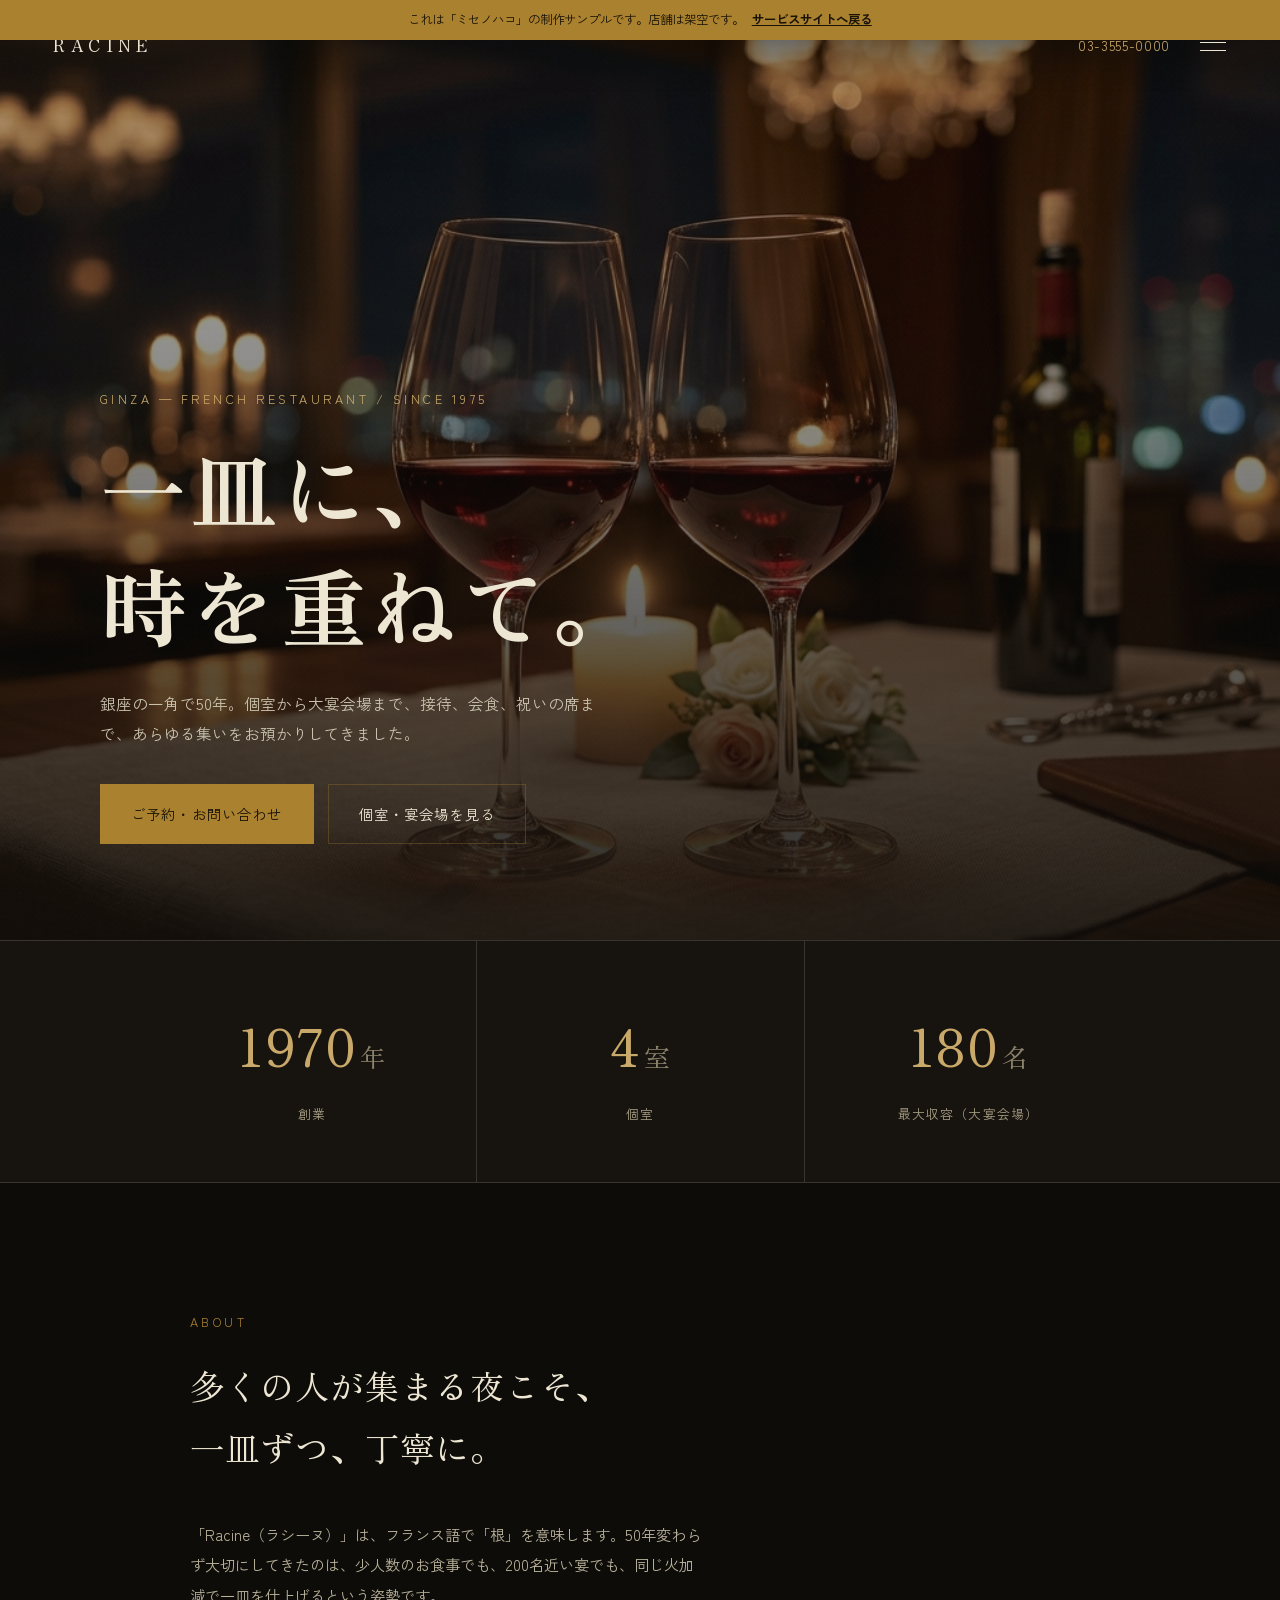
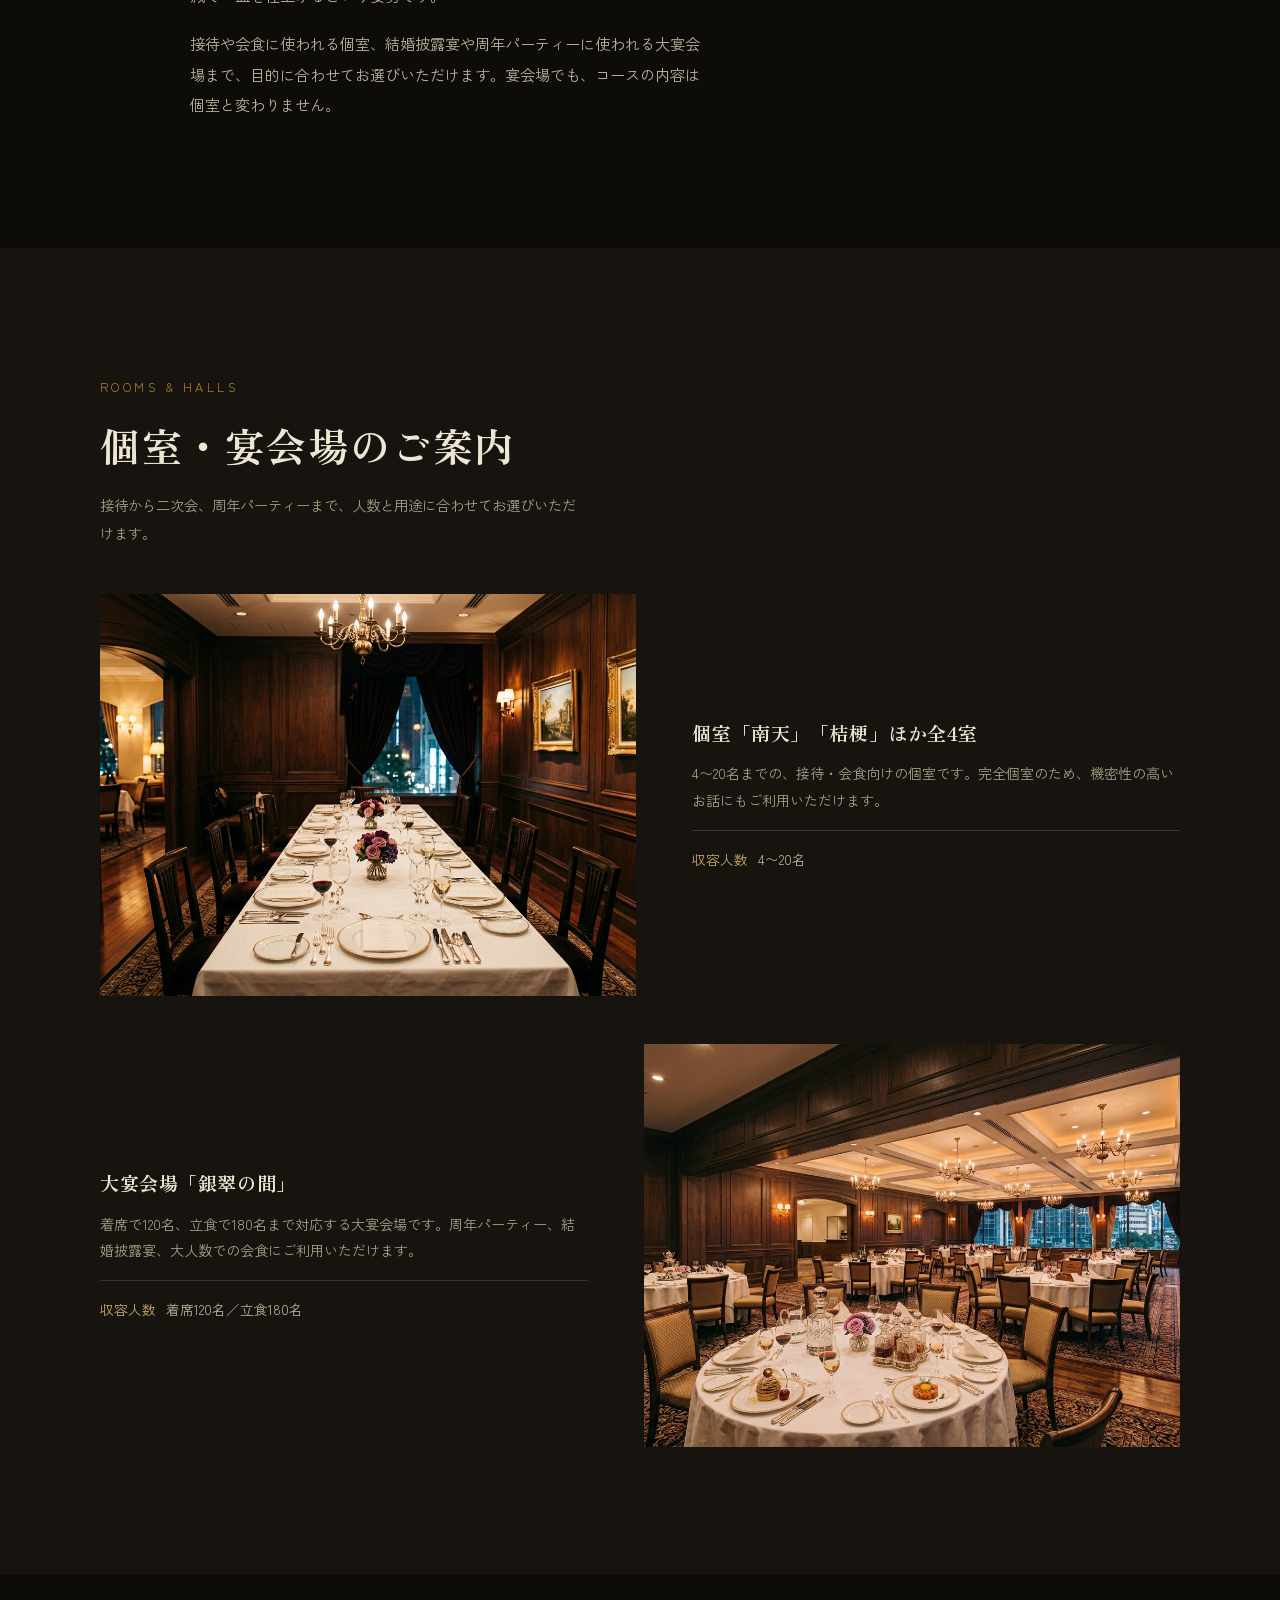
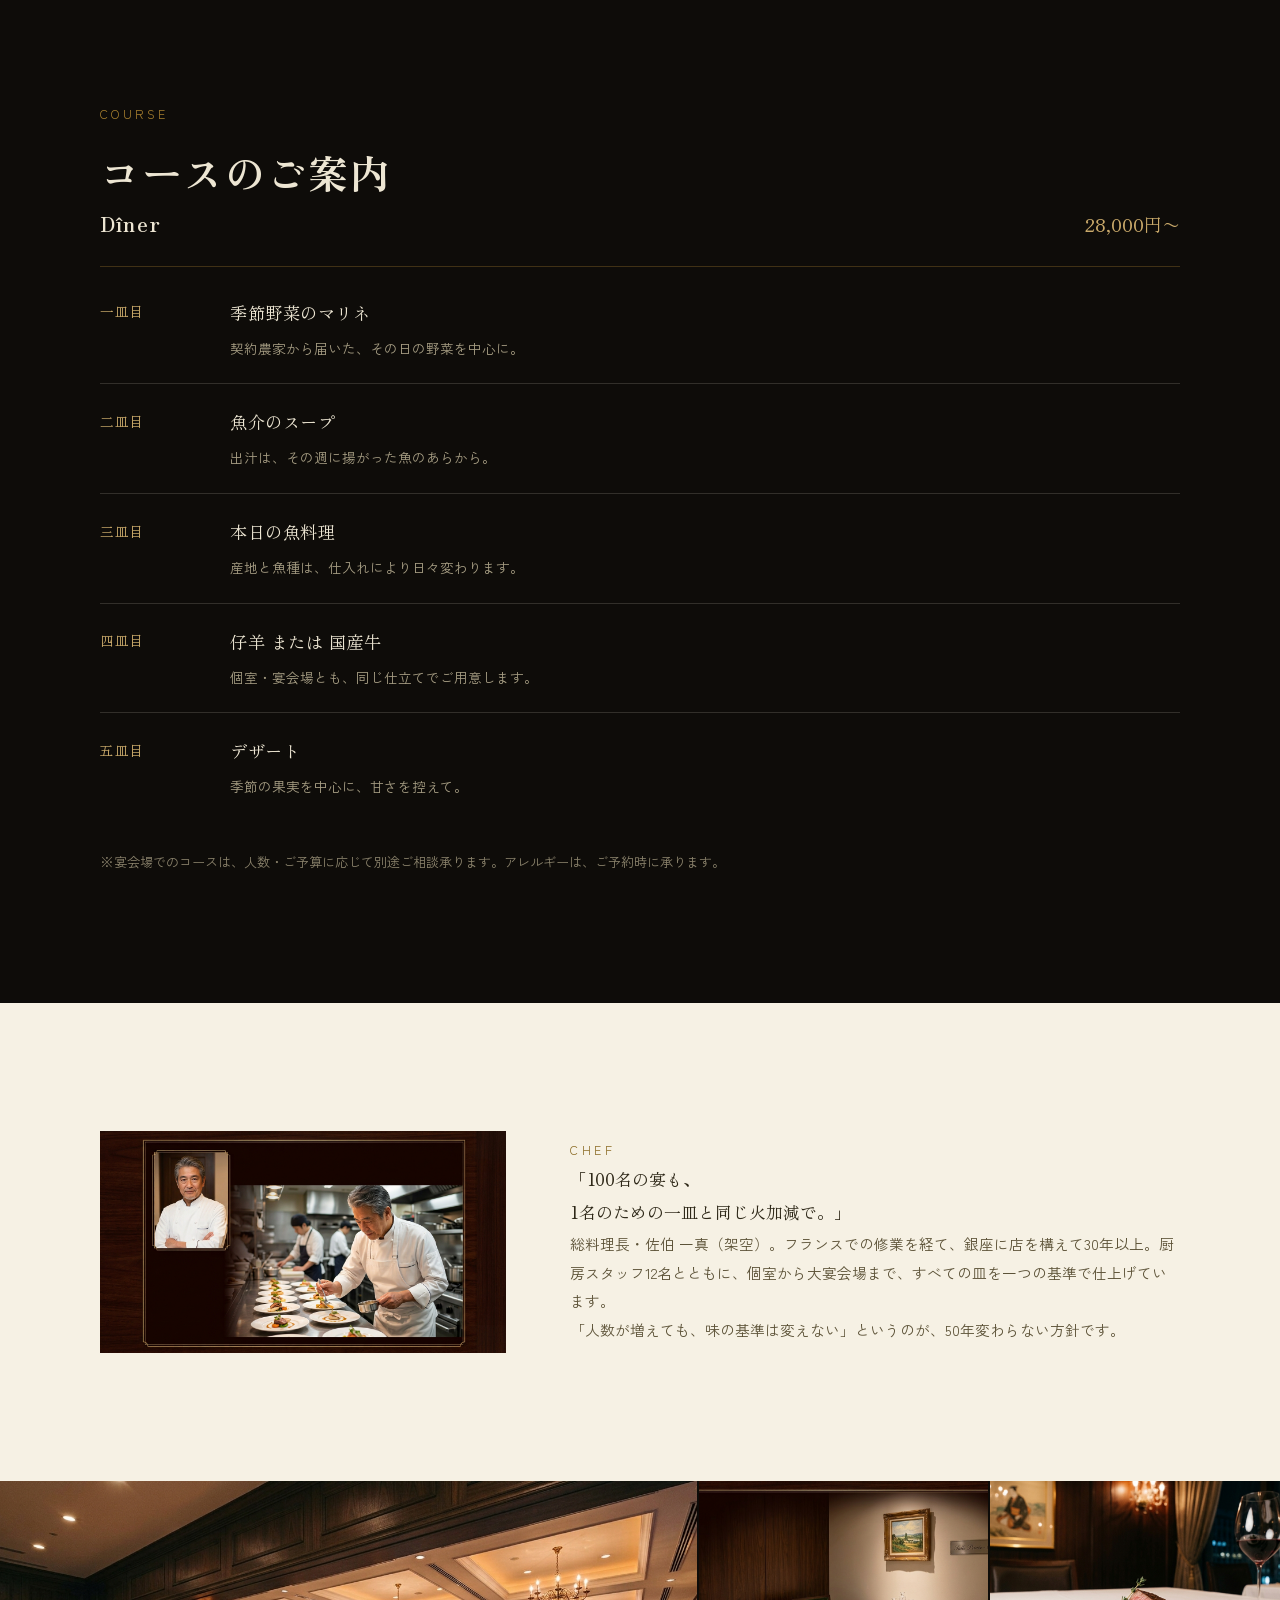
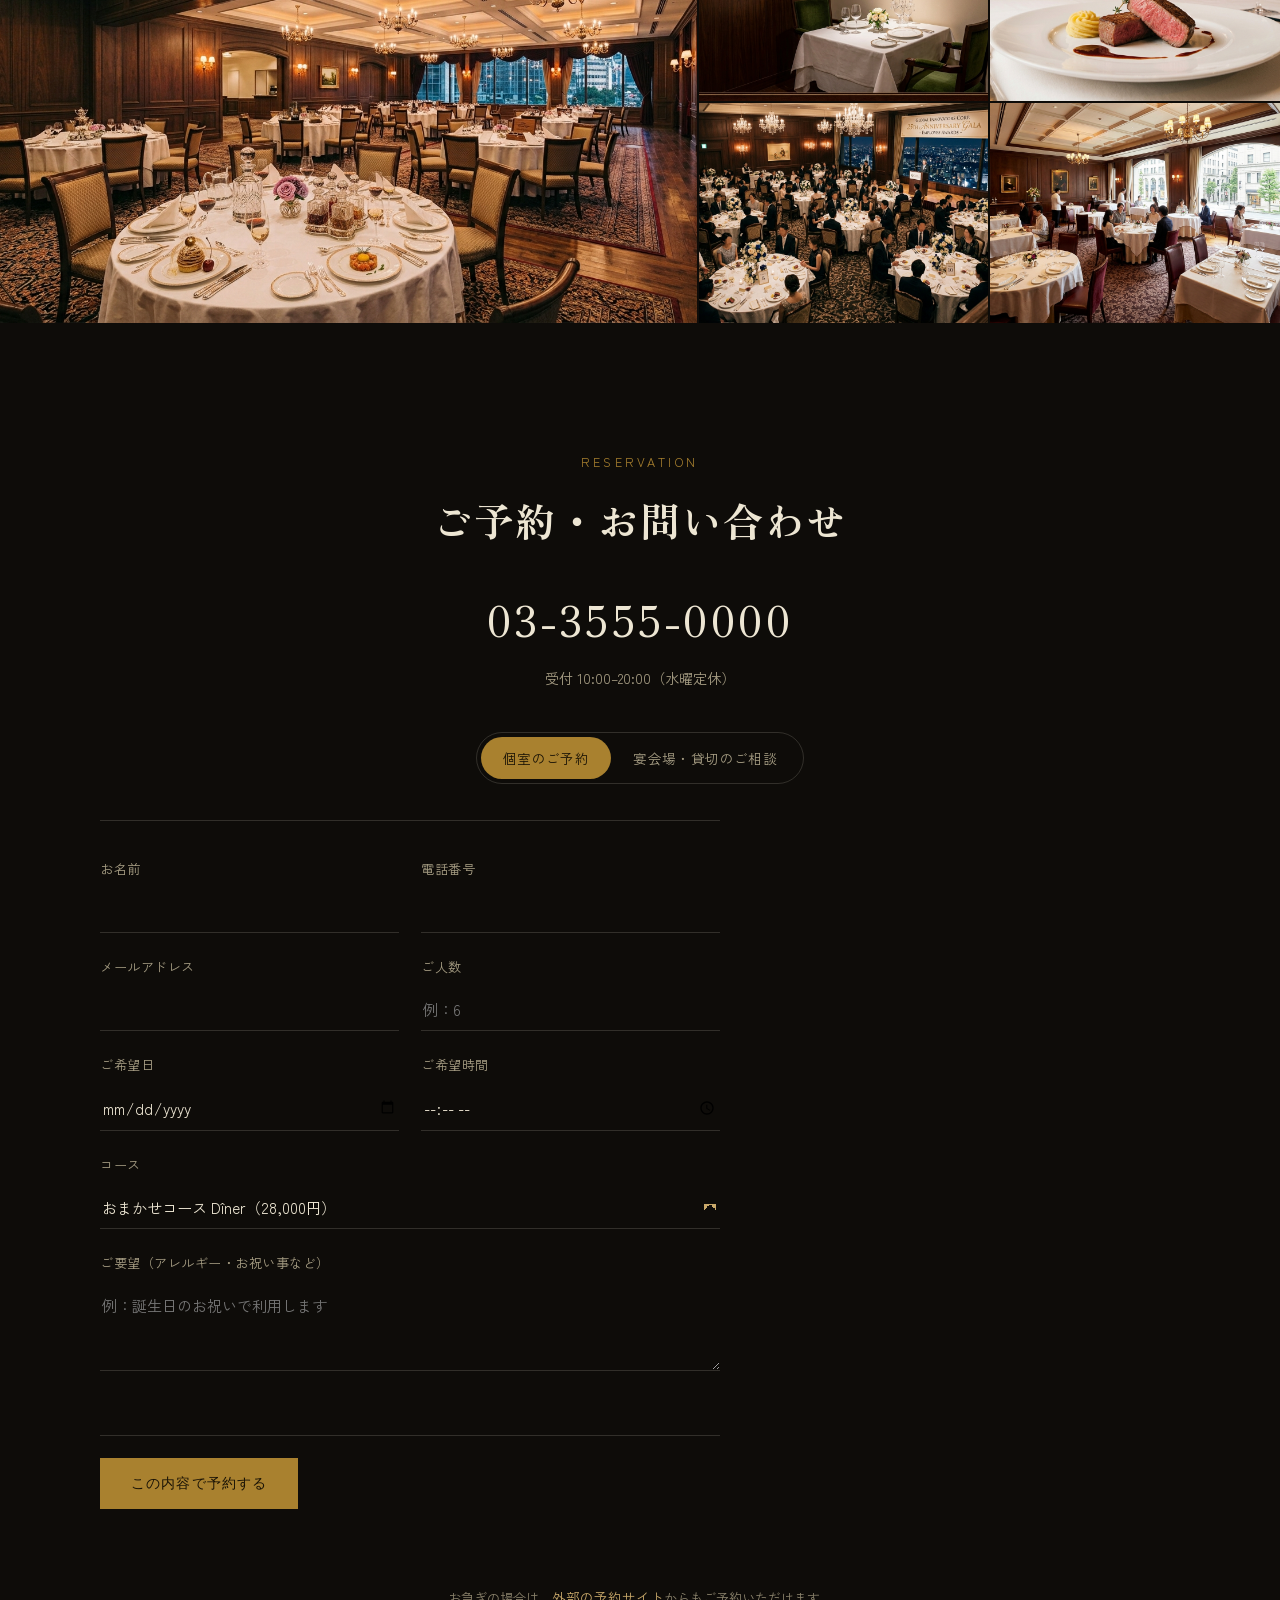
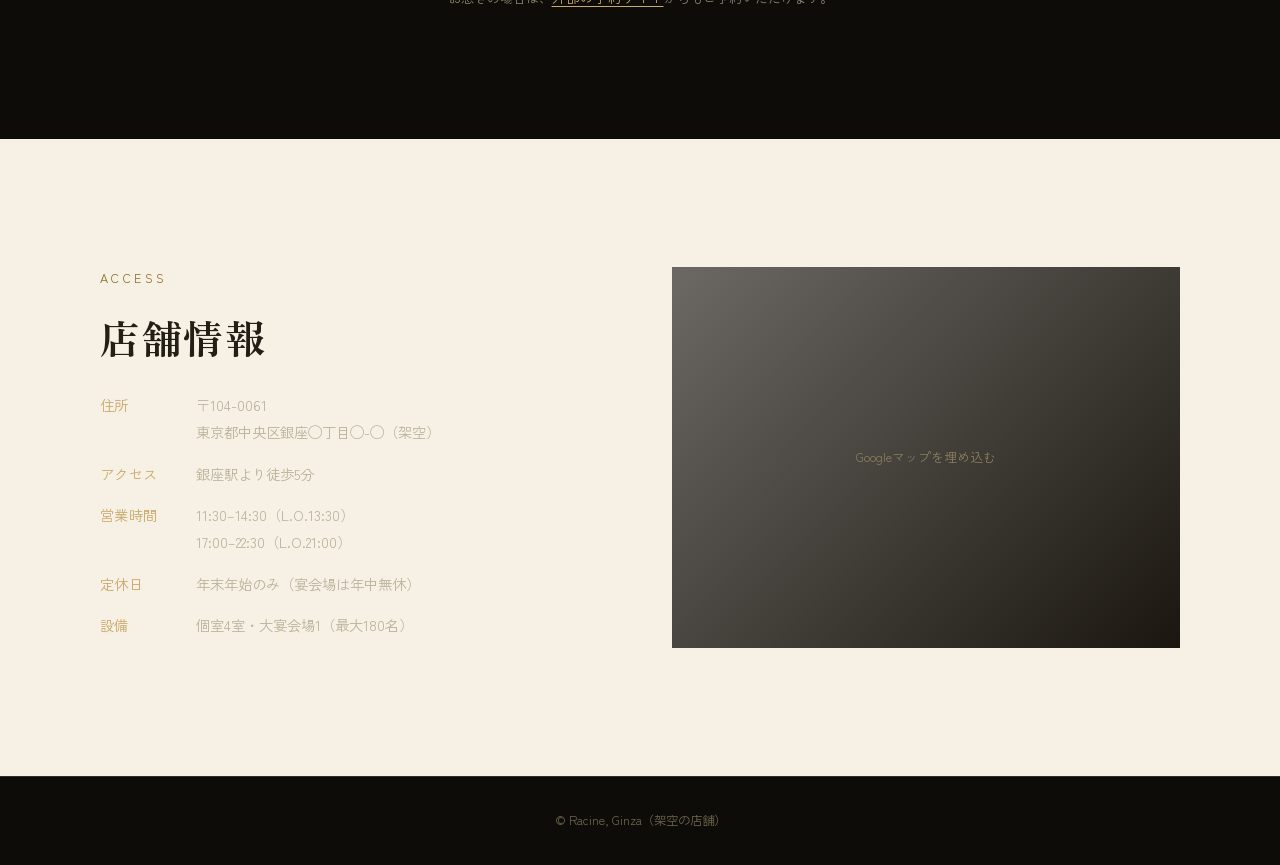
<file: samples/ginza/index.html>
<!DOCTYPE html>
<html lang="ja">
<head>
<meta charset="utf-8">
<meta name="viewport" content="width=device-width, initial-scale=1">
<title>銀座 Racine（ラシーヌ）｜個室・宴会場を備えたフレンチレストラン</title>
<meta name="description" content="銀座で50年。個室から大宴会場まで、接待から祝宴まで幅広く承るフレンチレストラン。最大180名までの貸切にも対応しています。">
<meta name="robots" content="noindex">
<link rel="stylesheet" href="https://fonts.googleapis.com/css2?family=Zen+Kaku+Gothic+New:wght@400;500;700&family=Zen+Old+Mincho:wght@500;700&display=swap">
<link rel="stylesheet" href="/samples/common.css">
<link rel="stylesheet" href="/samples/ginza/style.css">
</head>
<body>
<div class="ginza-ribbon">これは「ミセノハコ」の制作サンプルです。店舗は架空です。<a href="/">サービスサイトへ戻る</a></div>

<header class="header">
  <a class="logo" href="#top">RACINE</a>
  <div class="header-right">
    <a class="header-tel" href="tel:0335550000">03-3555-0000</a>
    <button class="menu-toggle" aria-expanded="false" aria-controls="site-menu" aria-label="メニューを開く">
      <span></span><span></span>
    </button>
  </div>
</header>

<nav id="site-menu" class="overlay-menu" aria-label="メインメニュー">
  <ul>
    <li><a href="#about">About</a></li>
    <li><a href="#rooms">Rooms</a></li>
    <li><a href="#course">Course</a></li>
    <li><a href="#chef">Chef</a></li>
    <li><a href="#gallery">Gallery</a></li>
    <li><a href="#reserve">Reservation</a></li>
    <li><a href="#access">Access</a></li>
  </ul>
  <a class="overlay-tel" href="tel:0335550000">03-3555-0000</a>
</nav>

<main id="top">

  <section class="hero">
    <div class="hero-bg" aria-hidden="true"></div>
    <div class="hero-inner">
      <p class="hero-eyebrow">GINZA — FRENCH RESTAURANT / SINCE 1975</p>
      <h1><span>一皿に、</span><span>時を重ねて。</span></h1>
      <p class="hero-lead">銀座の一角で50年。個室から大宴会場まで、接待、会食、祝いの席まで、あらゆる集いをお預かりしてきました。</p>
      <div class="hero-cta">
        <a class="btn btn-fill" href="#reserve">ご予約・お問い合わせ</a>
        <a class="btn" href="#rooms">個室・宴会場を見る</a>
      </div>
    </div>
  </section>

  <!-- 数字は装飾ではなく実データ。画面に入ったタイミングで0からカウントアップ -->
  <section class="numbers reveal" aria-label="店舗の概要">
    <div class="numbers-inner">
      <div class="num"><span class="num-figure"><span class="num-count" data-target="1975">0</span><small>年</small></span><span class="num-label">創業</span></div>
      <div class="num"><span class="num-figure"><span class="num-count" data-target="4">0</span><small>室</small></span><span class="num-label">個室</span></div>
      <div class="num"><span class="num-figure"><span class="num-count" data-target="180">0</span><small>名</small></span><span class="num-label">最大収容（大宴会場）</span></div>
    </div>
  </section>

  <section class="section" id="about">
    <div class="section-inner about-wrap reveal">
      <p class="eyebrow">ABOUT</p>
      <p class="pull-quote">多くの人が集まる夜こそ、<br class="pc">一皿ずつ、丁寧に。</p>
      <div class="about-body">
        <p>「Racine（ラシーヌ）」は、フランス語で「根」を意味します。50年変わらず大切にしてきたのは、少人数のお食事でも、200名近い宴でも、同じ火加減で一皿を仕上げるという姿勢です。</p>
        <p>接待や会食に使われる個室、結婚披露宴や周年パーティーに使われる大宴会場まで、目的に合わせてお選びいただけます。宴会場でも、コースの内容は個室と変わりません。</p>
      </div>
    </div>
  </section>

  <section class="section section-dark" id="rooms">
    <div class="section-inner">
      <p class="eyebrow reveal">ROOMS &amp; HALLS</p>
      <h2 class="reveal">個室・宴会場のご案内</h2>
      <p class="section-note reveal">接待から二次会、周年パーティーまで、人数と用途に合わせてお選びいただけます。</p>

      <div class="room-list">
        <div class="room reveal">
          <div class="ph r-43">
            <img src="../../assets/tmp/ginza/ginza1.jpg" alt="個室「南天」" width="1200" height="900" loading="lazy">
          </div>
          <div class="room-body">
            <h3>個室「南天」「桔梗」ほか全4室</h3>
            <p>4〜20名までの、接待・会食向けの個室です。完全個室のため、機密性の高いお話にもご利用いただけます。</p>
            <dl><dt>収容人数</dt><dd>4〜20名</dd></dl>
          </div>
        </div>
        <div class="room reveal">
          <div class="ph r-43">
            <img src="../../assets/tmp/ginza/ginza2.jpg" alt="大宴会場「銀翠の間」" width="1200" height="900" loading="lazy">
          </div>
          <div class="room-body">
            <h3>大宴会場「銀翠の間」</h3>
            <p>着席で120名、立食で180名まで対応する大宴会場です。周年パーティー、結婚披露宴、大人数での会食にご利用いただけます。</p>
            <dl><dt>収容人数</dt><dd>着席120名／立食180名</dd></dl>
          </div>
        </div>
      </div>
    </div>
  </section>

  <section class="section" id="course">
    <div class="section-inner">
      <p class="eyebrow reveal">COURSE</p>
      <h2 class="reveal">コースのご案内</h2>

      <div class="menu-head reveal">
        <h3>Dîner</h3>
        <span class="price">28,000円〜</span>
      </div>
      <div class="course-list">
        <div class="course reveal">
          <span class="course-no">一皿目</span>
          <div><p class="course-name">季節野菜のマリネ</p><p class="course-desc">契約農家から届いた、その日の野菜を中心に。</p></div>
        </div>
        <div class="course reveal">
          <span class="course-no">二皿目</span>
          <div><p class="course-name">魚介のスープ</p><p class="course-desc">出汁は、その週に揚がった魚のあらから。</p></div>
        </div>
        <div class="course reveal">
          <span class="course-no">三皿目</span>
          <div><p class="course-name">本日の魚料理</p><p class="course-desc">産地と魚種は、仕入れにより日々変わります。</p></div>
        </div>
        <div class="course reveal">
          <span class="course-no">四皿目</span>
          <div><p class="course-name">仔羊 または 国産牛</p><p class="course-desc">個室・宴会場とも、同じ仕立てでご用意します。</p></div>
        </div>
        <div class="course reveal">
          <span class="course-no">五皿目</span>
          <div><p class="course-name">デザート</p><p class="course-desc">季節の果実を中心に、甘さを控えて。</p></div>
        </div>
      </div>
      <p class="menu-note">※宴会場でのコースは、人数・ご予算に応じて別途ご相談承ります。アレルギーは、ご予約時に承ります。</p>
    </div>
  </section>

  <section class="section section-paper" id="chef">
    <div class="section-inner chef-grid reveal">
      <div class="chef-photo">
        <img src="../../assets/tmp/ginza/ginza3.jpg" alt="CHEF" width="1200" height="900" loading="lazy">
      </div>
      <div>
        <p class="eyebrow">CHEF</p>
        <p class="chef-lead">「100名の宴も、<br class="pc">1名のための一皿と同じ火加減で。」</p>
        <div class="chef-body">
          <p>総料理長・佐伯 一真（架空）。フランスでの修業を経て、銀座に店を構えて30年以上。厨房スタッフ12名とともに、個室から大宴会場まで、すべての皿を一つの基準で仕上げています。</p>
          <p>「人数が増えても、味の基準は変えない」というのが、50年変わらない方針です。</p>
        </div>
      </div>
    </div>
  </section>

  <!-- ギャラリー：クリックで拡大表示（Lightbox） -->
  <section class="section-bleed" id="gallery">
    <div class="gallery">
      <button class="ph gal-item r-43" data-caption="大宴会場「銀翠の間」">
        <img src="../../assets/tmp/ginza/ginza2.jpg" alt="個室「南天」" width="1200" height="900" loading="lazy">
      </button>
      <button class="ph gal-item r-11" data-caption="個室のしつらい">
        <img src="../../assets/tmp/ginza/ginza4.jpg" alt="個室のしつらい" width="1200" height="900" loading="lazy">
      </button>
      <button class="ph gal-item r-11" data-caption="コースの一皿">
        <img src="../../assets/tmp/ginza/ginza5.jpg" alt="コースの一皿" width="1200" height="900" loading="lazy">
      </button>
      <button class="ph gal-item r-11" data-caption="披露宴の様子">
        <img src="../../assets/tmp/ginza/ginza6.jpg" alt="披露宴の様子" width="1200" height="900" loading="lazy">
      </button>
      <button class="ph gal-item r-11" data-caption="メインダイニング">
        <img src="../../assets/tmp/ginza/ginza7.jpg" alt="メインダイニング" width="1200" height="900" loading="lazy">
      </button>
    </div>
  </section>

  <div class="lightbox" id="lightbox" aria-hidden="true">
    <button class="lightbox-close" aria-label="閉じる">&times;</button>
    <figure class="lightbox-box">
      <img id="lightbox-img" alt="" hidden>
      <figcaption class="lightbox-caption" id="lightbox-caption"></figcaption>
    </figure>  
  </div>

  <section class="section reserve" id="reserve">
    <div class="section-inner">
      <p class="eyebrow reveal">RESERVATION</p>
      <h2 class="reveal">ご予約・お問い合わせ</h2>
      <a class="reserve-tel reveal" href="tel:0335550000">03-3555-0000</a>
      <p class="reserve-note reveal">受付 10:00–20:00（水曜定休）</p>

      <div class="reserve-tabs reveal" role="tablist" aria-label="予約の種類">
        <button class="reserve-tab is-active" role="tab" aria-selected="true" aria-controls="panel-room" id="tab-room">個室のご予約</button>
        <button class="reserve-tab" role="tab" aria-selected="false" aria-controls="panel-banquet" id="tab-banquet">宴会場・貸切のご相談</button>
      </div>

      <!-- 個室予約フォーム -->
      <div class="reserve-panel is-active" id="panel-room" role="tabpanel" aria-labelledby="tab-room">
        <form id="room-form" class="inquiry-form" action="https://formspree.io/f/mljdnlpd" method="POST">
          <div class="inquiry-row">
            <label>お名前<input type="text" name="name" autocomplete="name" required></label>
            <label>電話番号<input type="tel" name="tel" autocomplete="tel" required></label>
          </div>
          <div class="inquiry-row">
            <label>メールアドレス<input type="email" name="email" autocomplete="email" required></label>
            <label>ご人数<input type="number" name="headcount" min="1" max="20" placeholder="例：6"></label>
          </div>
          <div class="inquiry-row">
            <label>ご希望日<input type="date" name="date" required></label>
            <label>ご希望時間<input type="time" name="time"></label>
          </div>
          <label>コース
            <select name="course">
              <option>おまかせコース Dîner（28,000円）</option>
              <option>おまかせコース Déjeuner（12,000円・ランチ）</option>
              <option>当日ご相談</option>
            </select>
          </label>
          <label>ご要望（アレルギー・お祝い事など）<textarea name="message" rows="3" placeholder="例：誕生日のお祝いで利用します"></textarea></label>
          <input type="text" name="_gotcha" class="hp" tabindex="-1" autocomplete="off" aria-hidden="true">
          <button class="btn btn-fill" type="submit">この内容で予約する</button>
          <p class="form-status" role="status" aria-live="polite"></p>
        </form>
        <p class="reserve-alt-note">お急ぎの場合は、<a class="link-gold" href="https://example-booking.com/racine" target="_blank" rel="noopener">外部の予約サイト</a>からもご予約いただけます。</p>
      </div>

      <!-- 宴会・貸切フォーム -->
      <div class="reserve-panel" id="panel-banquet" role="tabpanel" aria-labelledby="tab-banquet" hidden>
        <form id="banquet-form" class="inquiry-form" action="https://formspree.io/f/YOUR_FORM_ID" method="POST">
          <div class="inquiry-row">
            <label>お名前<input type="text" name="name" autocomplete="name" required></label>
            <label>会社名・団体名<input type="text" name="organization" autocomplete="organization"></label>
          </div>
          <div class="inquiry-row">
            <label>電話番号<input type="tel" name="tel" autocomplete="tel" required></label>
            <label>メールアドレス<input type="email" name="email" autocomplete="email" required></label>
          </div>
          <div class="inquiry-row">
            <label>ご希望日<input type="date" name="date"></label>
            <label>ご人数<input type="number" name="headcount" min="1" placeholder="例：60"></label>
          </div>
          <label>用途
            <select name="purpose">
              <option>周年パーティー</option>
              <option>結婚披露宴・二次会</option>
              <option>接待・会食</option>
              <option>その他</option>
            </select>
          </label>
          <label>ご相談内容<textarea name="message" rows="4" placeholder="例：60名規模の周年パーティーを検討しています"></textarea></label>
          <input type="text" name="_gotcha" class="hp" tabindex="-1" autocomplete="off" aria-hidden="true">
          <button class="btn btn-fill" type="submit">この内容で相談する</button>
          <p class="form-status" role="status" aria-live="polite"></p>
        </form>
      </div>
    </div>
  </section>

  <section class="section section-paper" id="access">
    <div class="section-inner info-grid reveal">
      <div class="info">
        <p class="eyebrow">ACCESS</p>
        <h2 class="h2-gap">店舗情報</h2>
        <dl>
          <dt>住所</dt><dd>〒104-0061<br>東京都中央区銀座◯丁目◯-◯（架空）</dd>
          <dt>アクセス</dt><dd>銀座駅より徒歩5分</dd>
          <dt>営業時間</dt><dd>11:30–14:30（L.O.13:30）<br>17:00–22:30（L.O.21:00）</dd>
          <dt>定休日</dt><dd>年末年始のみ（宴会場は年中無休）</dd>
          <dt>設備</dt><dd>個室4室・大宴会場1（最大180名）</dd>
        </dl>
      </div>
      <div class="ph map r-43" role="img" aria-label="地図"><span>Googleマップを埋め込む</span></div>
    </div>
  </section>

</main>

<footer class="footer">© Racine, Ginza（架空の店舗）</footer>

<script src="/samples/ginza/main.js"></script>
</body>
</html>
</file>
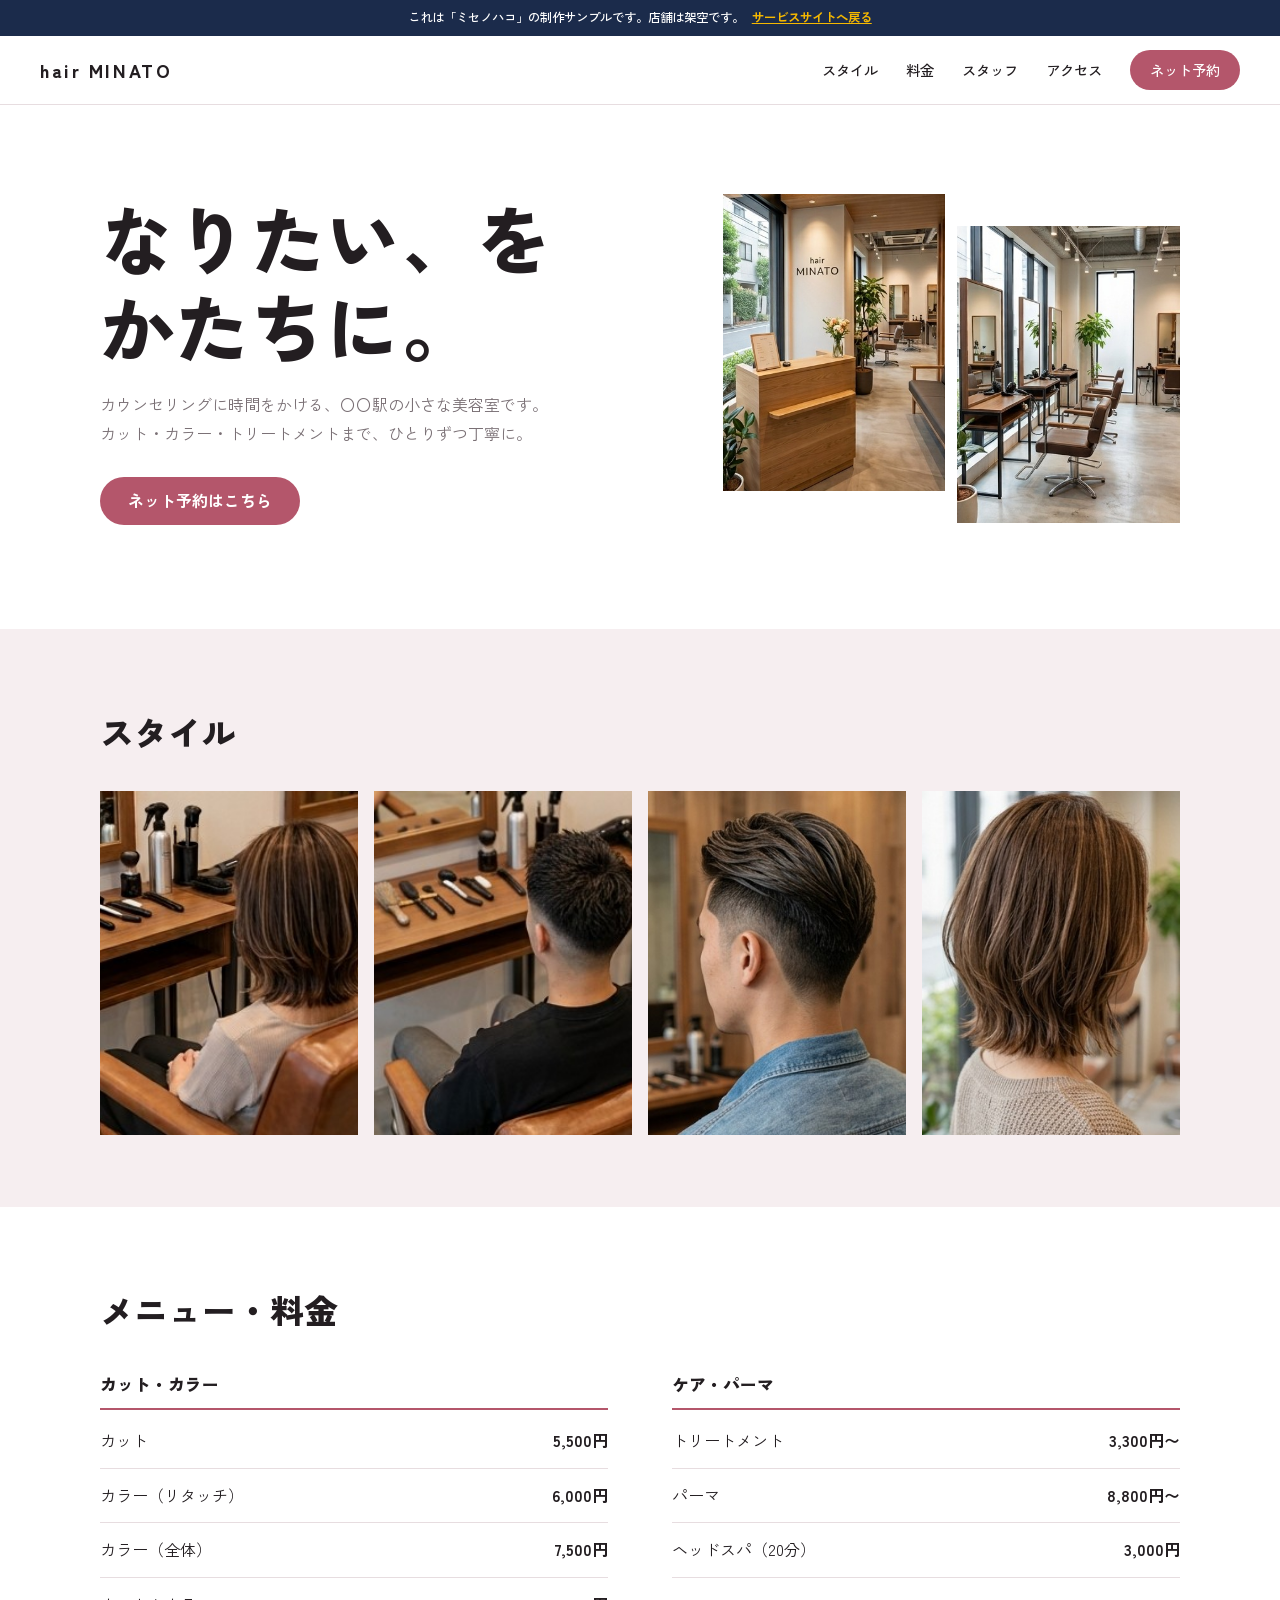
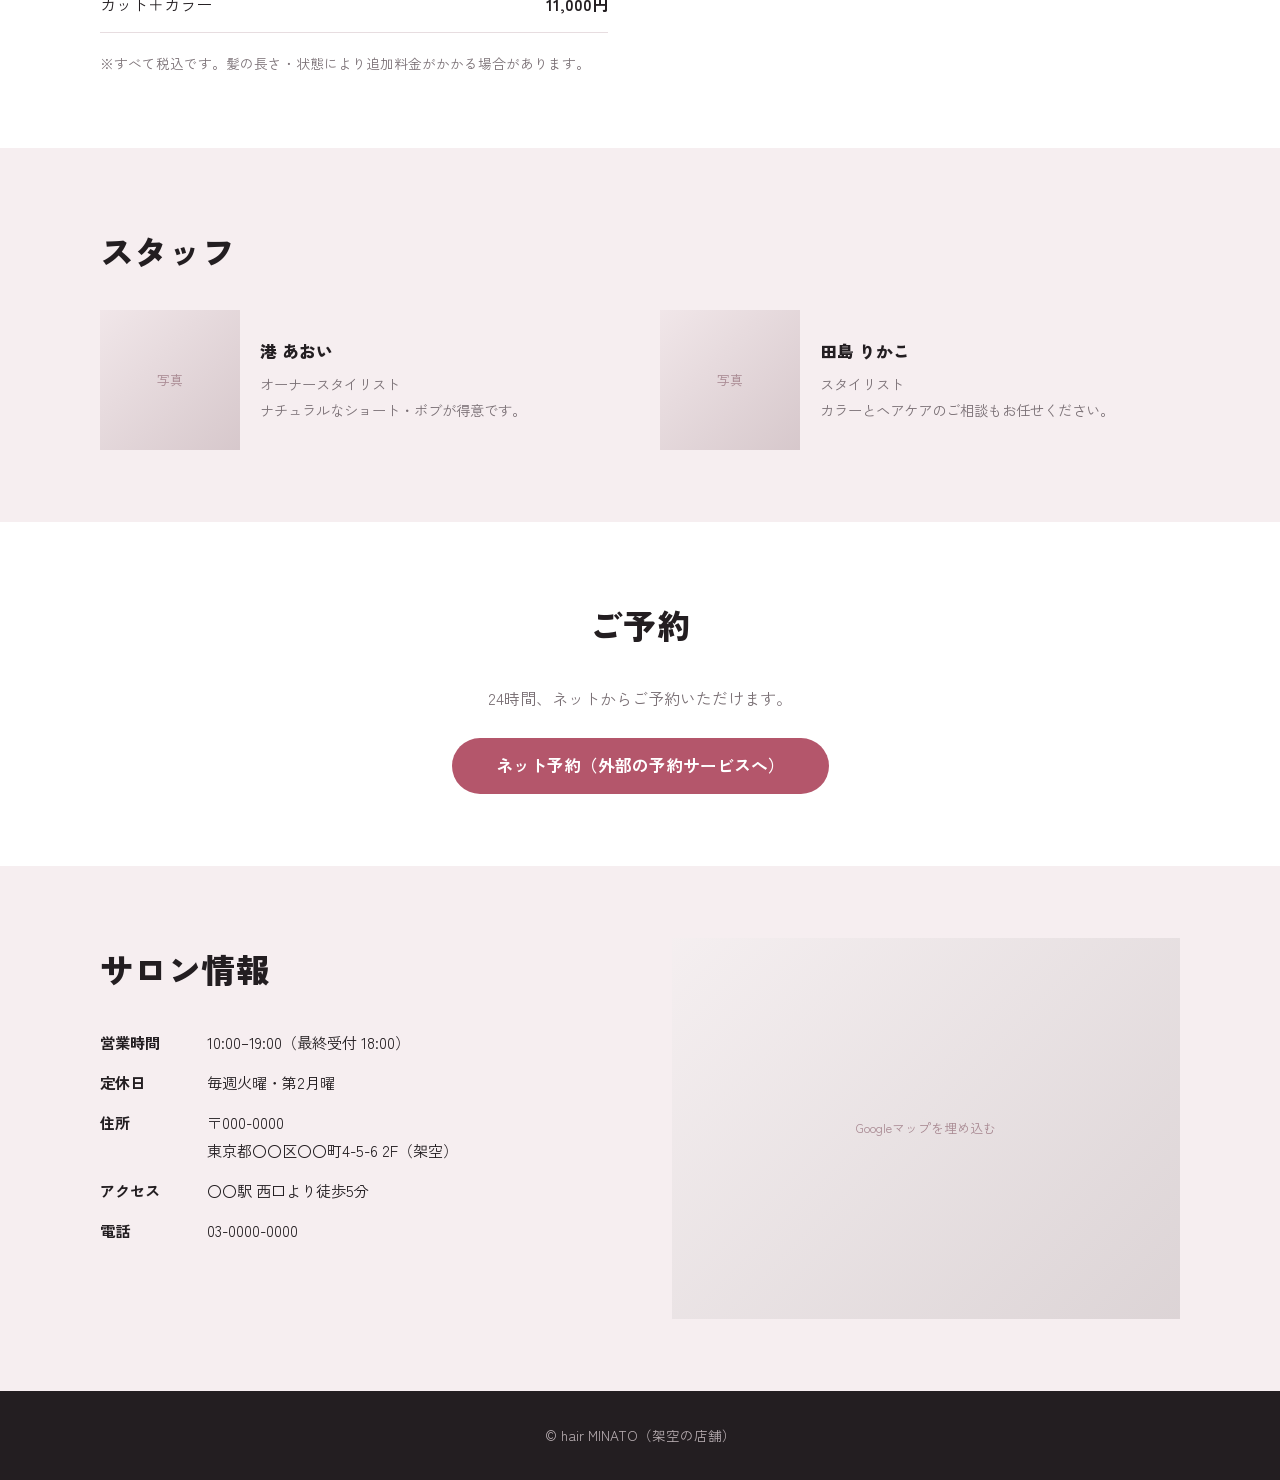
<file: samples/salon/index.html>
<!DOCTYPE html>
<html lang="ja">
<head>
<meta charset="utf-8">
<meta name="viewport" content="width=device-width, initial-scale=1">
<title>hair MINATO｜〇〇駅の美容室</title>
<meta name="description" content="なりたいをかたちにする美容室。スタイル・料金・スタッフ・ネット予約のご案内。">
<meta name="robots" content="noindex">
<link rel="stylesheet" href="https://fonts.googleapis.com/css2?family=Zen+Kaku+Gothic+New:wght@400;500;700;900&display=swap">
<link rel="stylesheet" href="/samples/common.css">
<link rel="stylesheet" href="/samples/salon/style.css">
</head>
<body>
<div class="sample-ribbon">これは「ミセノハコ」の制作サンプルです。店舗は架空です。<a href="/">サービスサイトへ戻る</a></div>

<header class="header">
  <a class="logo" href="#top">hair MINATO</a>
  <nav class="nav" aria-label="メニュー">
    <a href="#style">スタイル</a>
    <a href="#price">料金</a>
    <a href="#staff">スタッフ</a>
    <a href="#access">アクセス</a>
    <a class="btn btn-sm" href="#reserve">ネット予約</a>
  </nav>
</header>

<main id="top">
  <section class="hero">
    <div class="container hero-grid">
      <div>
        <h1>なりたい、を<br>かたちに。</h1>
        <p class="hero-lead">カウンセリングに時間をかける、〇〇駅の小さな美容室です。<br>カット・カラー・トリートメントまで、ひとりずつ丁寧に。</p>
        <a class="btn" href="#reserve">ネット予約はこちら</a>
      </div>
      <div class="hero-photos">
        <div class="ph r-34" role="img" aria-label="スタイル写真">
          <img src="/assets/tmp/hair/hair1.jpg" alt="hair MINATOの店内">
        </div>
        <div class="ph r-34" role="img" aria-label="スタイル写真">
          <img src="/assets/tmp/hair/hair2.jpg" alt="hair MINATOの店内">
        </div>
      </div>
    </div>
  </section>

  <section class="section section-soft" id="style">
    <div class="container">
      <h2>スタイル</h2>
      <div class="styles">
        <div class="ph r-34" role="img" aria-label="スタイル1">
          <img src="/assets/tmp/hair/hair3.jpg" alt="hair MINATOの店内">
        </div>
        <div class="ph r-34" role="img" aria-label="スタイル1">
          <img src="/assets/tmp/hair/hair4.jpg" alt="hair MINATOの店内">
        </div>
        <div class="ph r-34" role="img" aria-label="スタイル1">
          <img src="/assets/tmp/hair/hair5.jpg" alt="hair MINATOの店内">
        </div>
        <div class="ph r-34" role="img" aria-label="スタイル1">
          <img src="/assets/tmp/hair/hair6.jpg" alt="hair MINATOの店内">
        </div>
      </div>
    </div>
  </section>

  <section class="section" id="price">
    <div class="container">
      <h2>メニュー・料金</h2>
      <div class="price-grid">
        <div class="price">
          <h3>カット・カラー</h3>
          <ul>
            <li><span>カット</span><em>5,500円</em></li>
            <li><span>カラー（リタッチ）</span><em>6,000円</em></li>
            <li><span>カラー（全体）</span><em>7,500円</em></li>
            <li><span>カット＋カラー</span><em>11,000円</em></li>
          </ul>
        </div>
        <div class="price">
          <h3>ケア・パーマ</h3>
          <ul>
            <li><span>トリートメント</span><em>3,300円〜</em></li>
            <li><span>パーマ</span><em>8,800円〜</em></li>
            <li><span>ヘッドスパ（20分）</span><em>3,000円</em></li>
          </ul>
        </div>
      </div>
      <p class="price-note">※すべて税込です。髪の長さ・状態により追加料金がかかる場合があります。</p>
    </div>
  </section>

  <section class="section section-soft" id="staff">
    <div class="container">
      <h2>スタッフ</h2>
      <div class="staff-grid">
        <div class="staff">
          <div class="ph r-11" role="img" aria-label="スタイリスト"><span>写真</span></div>
          <div><h3>港 あおい</h3><p>オーナースタイリスト<br>ナチュラルなショート・ボブが得意です。</p></div>
        </div>
        <div class="staff">
          <div class="ph r-11" role="img" aria-label="スタイリスト"><span>写真</span></div>
          <div><h3>田島 りかこ</h3><p>スタイリスト<br>カラーとヘアケアのご相談もお任せください。</p></div>
        </div>
      </div>
    </div>
  </section>

  <section class="section reserve" id="reserve">
    <div class="container">
      <h2>ご予約</h2>
      <p>24時間、ネットからご予約いただけます。</p>
      <a class="btn" href="#">ネット予約（外部の予約サービスへ）</a>
    </div>
  </section>

  <section class="section section-soft" id="access">
    <div class="container info-grid">
      <div class="info">
        <h2>サロン情報</h2>
        <dl>
          <dt>営業時間</dt><dd>10:00–19:00（最終受付 18:00）</dd>
          <dt>定休日</dt><dd>毎週火曜・第2月曜</dd>
          <dt>住所</dt><dd>〒000-0000<br>東京都〇〇区〇〇町4-5-6 2F（架空）</dd>
          <dt>アクセス</dt><dd>〇〇駅 西口より徒歩5分</dd>
          <dt>電話</dt><dd>03-0000-0000</dd>
        </dl>
      </div>
      <div class="ph map r-43" role="img" aria-label="地図"><span>Googleマップを埋め込む</span></div>
    </div>
  </section>
</main>

<footer class="footer">© hair MINATO（架空の店舗）</footer>

<div class="fixed-bar">
  <a href="#reserve">ネット予約</a>
  <a href="tel:0300000000">電話する</a>
</div>
</body>
</html>
</file>
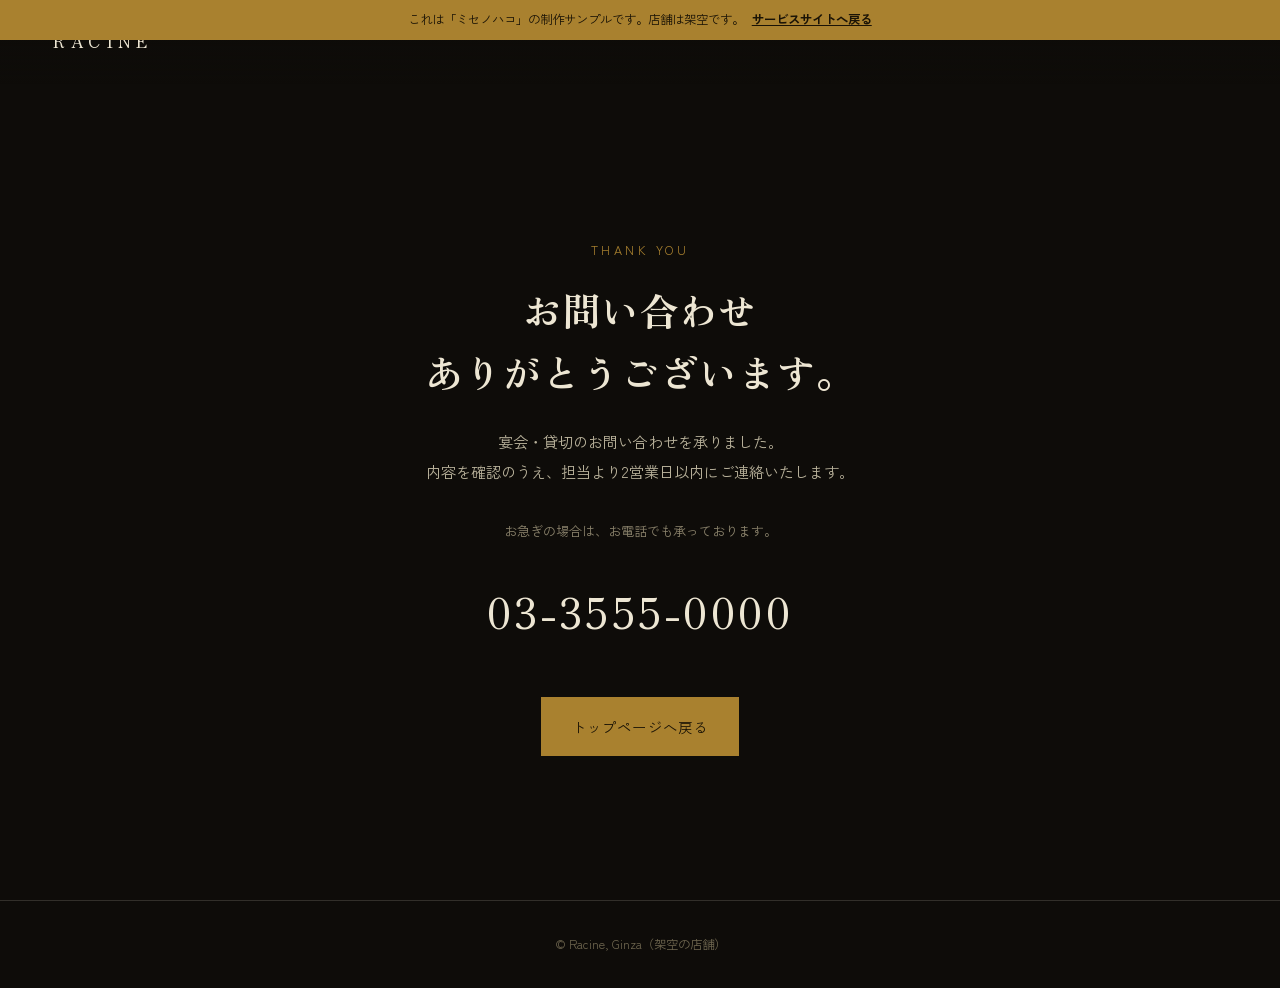
<file: samples/ginza/thanks/index.html>
<!DOCTYPE html>
<html lang="ja">
<head>
<meta charset="utf-8">
<meta name="viewport" content="width=device-width, initial-scale=1">
<title>お問い合わせありがとうございます｜銀座 Racine（ラシーヌ）</title>
<meta name="robots" content="noindex">
<link rel="stylesheet" href="https://fonts.googleapis.com/css2?family=Zen+Kaku+Gothic+New:wght@400;500;700&family=Zen+Old+Mincho:wght@500;700&display=swap">
<link rel="stylesheet" href="/samples/common.css">
<link rel="stylesheet" href="/samples/ginza/style.css">
</head>
<body>
<div class="ginza-ribbon">これは「ミセノハコ」の制作サンプルです。店舗は架空です。<a href="/">サービスサイトへ戻る</a></div>

<header class="header">
  <a class="logo" href="/samples/ginza/">RACINE</a>
</header>

<main>
  <section class="thanks">
    <div class="thanks-inner">
      <p class="eyebrow">THANK YOU</p>
      <h1>お問い合わせ<br class="pc">ありがとうございます。</h1>
      <p class="thanks-lead">宴会・貸切のお問い合わせを承りました。<br>内容を確認のうえ、担当より2営業日以内にご連絡いたします。</p>
      <p class="thanks-note">お急ぎの場合は、お電話でも承っております。</p>
      <a class="reserve-tel" href="tel:0335550000">03-3555-0000</a>
      <a class="btn btn-fill thanks-back" href="/samples/ginza/">トップページへ戻る</a>
    </div>
  </section>
</main>

<footer class="footer">© Racine, Ginza（架空の店舗）</footer>
</body>
</html>
</file>
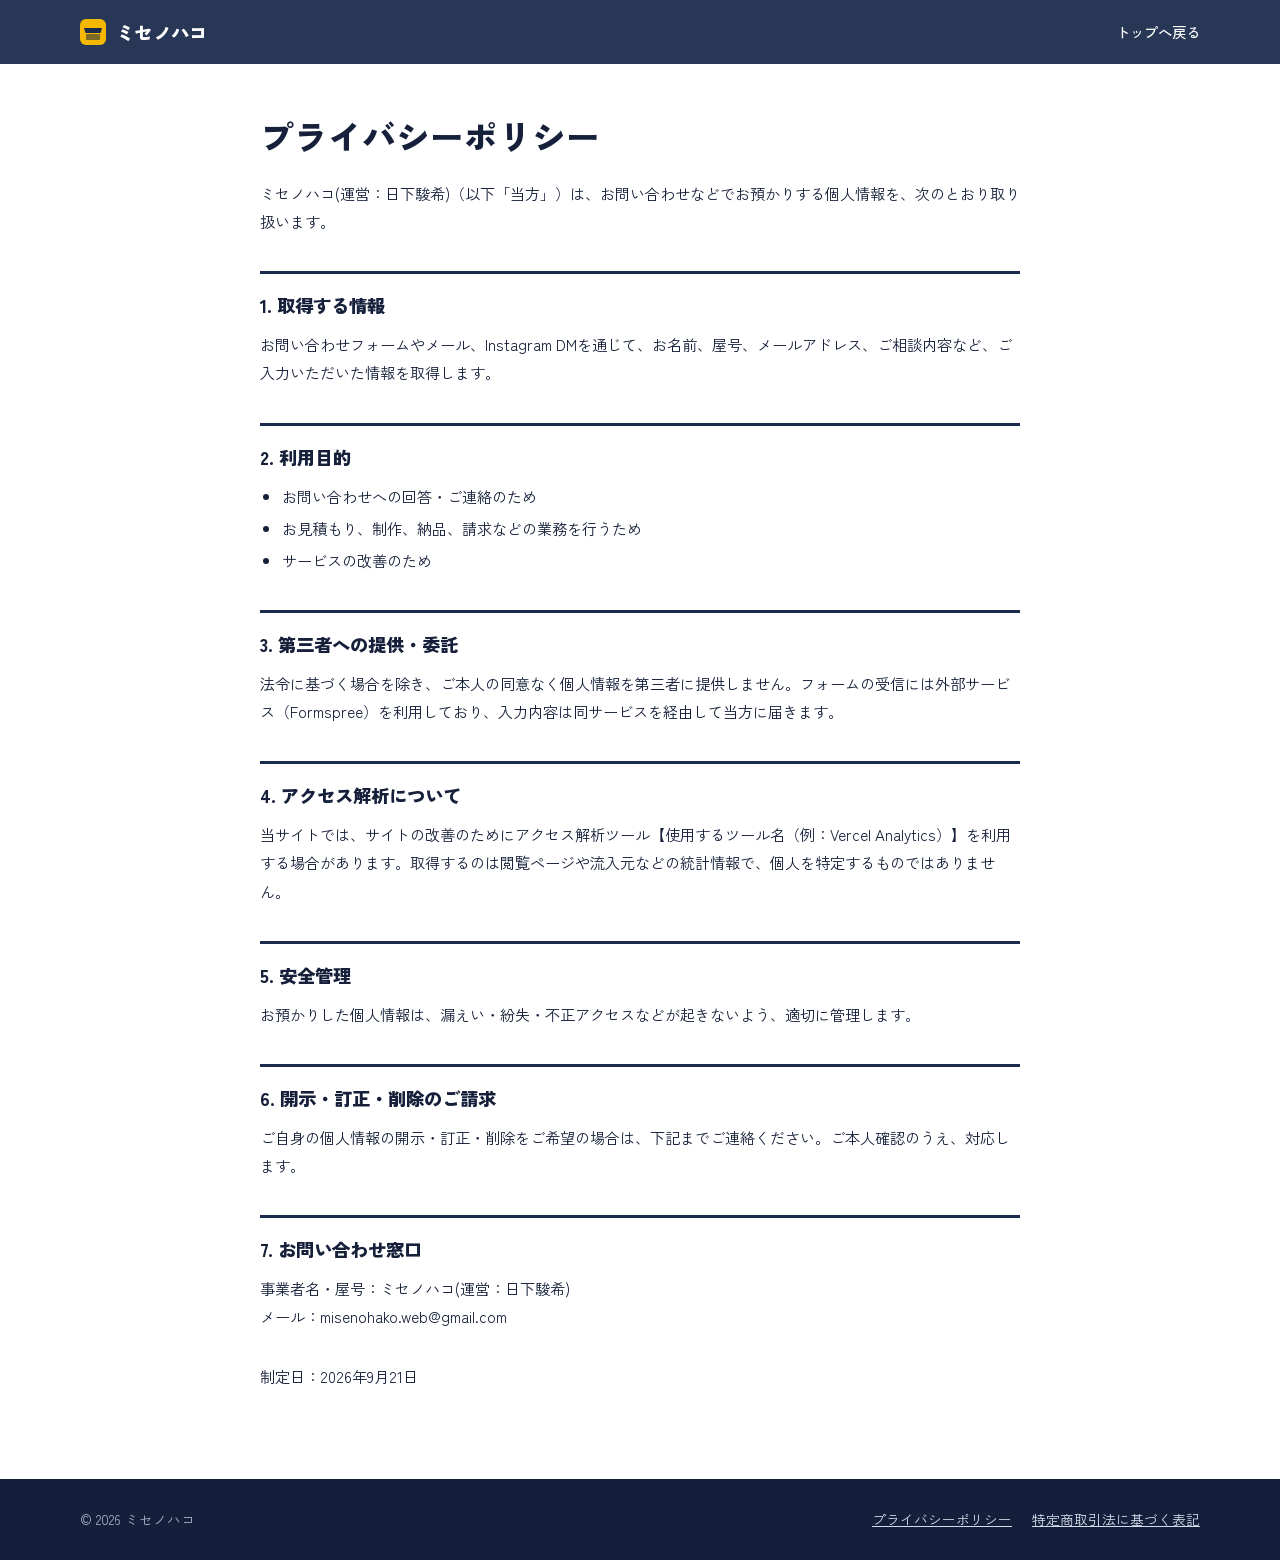
<file: privacy.html>
<!DOCTYPE html>
<html lang="ja">
<head>
<meta charset="utf-8">
<meta name="viewport" content="width=device-width, initial-scale=1">
<title>プライバシーポリシー｜ミセノハコ</title>
<meta name="robots" content="noindex,follow">
<link rel="icon" href="/assets/favicon.svg" type="image/svg+xml">
<link rel="stylesheet" href="https://fonts.googleapis.com/css2?family=Zen+Kaku+Gothic+New:wght@400;500;700;900&display=swap">
<link rel="stylesheet" href="/assets/style.css">
</head>
<body>
<header class="site-header"><div class="container header-inner">
<a class="logo" href="/" aria-label="ミセノハコ トップへ"><svg width="26" height="26" viewBox="0 0 26 26" aria-hidden="true"><rect width="26" height="26" rx="6" fill="#F5B800"/><path d="M4 9h18l-1.5 5h-15z" fill="#1B2B4B"/><path d="M6 15h14v6H6z" fill="#1B2B4B" opacity=".55"/></svg><span>ミセノハコ</span></a>
<a class="back" href="/">トップへ戻る</a>
</div></header>
<main class="doc container narrow">
<h1>プライバシーポリシー</h1>
<p>ミセノハコ(運営：日下駿希)（以下「当方」）は、お問い合わせなどでお預かりする個人情報を、次のとおり取り扱います。</p>

<h2>1. 取得する情報</h2>
<p>お問い合わせフォームやメール、Instagram DMを通じて、お名前、屋号、メールアドレス、ご相談内容など、ご入力いただいた情報を取得します。</p>

<h2>2. 利用目的</h2>
<ul>
<li>お問い合わせへの回答・ご連絡のため</li>
<li>お見積もり、制作、納品、請求などの業務を行うため</li>
<li>サービスの改善のため</li>
</ul>

<h2>3. 第三者への提供・委託</h2>
<p>法令に基づく場合を除き、ご本人の同意なく個人情報を第三者に提供しません。フォームの受信には外部サービス（Formspree）を利用しており、入力内容は同サービスを経由して当方に届きます。</p>

<h2>4. アクセス解析について</h2>
<p>当サイトでは、サイトの改善のためにアクセス解析ツール【使用するツール名（例：Vercel Analytics）】を利用する場合があります。取得するのは閲覧ページや流入元などの統計情報で、個人を特定するものではありません。</p>

<h2>5. 安全管理</h2>
<p>お預かりした個人情報は、漏えい・紛失・不正アクセスなどが起きないよう、適切に管理します。</p>

<h2>6. 開示・訂正・削除のご請求</h2>
<p>ご自身の個人情報の開示・訂正・削除をご希望の場合は、下記までご連絡ください。ご本人確認のうえ、対応します。</p>

<h2>7. お問い合わせ窓口</h2>
<p> 事業者名・屋号：ミセノハコ(運営：日下駿希)<br>メール：misenohako.web@gmail.com</p>

<p class="doc-date">制定日：2026年9月21日</p>
</main>
<footer class="site-footer"><div class="container footer-inner">
<p>© 2026 ミセノハコ</p>
<p class="footer-links"><a href="/privacy">プライバシーポリシー</a><a href="/tokushoho">特定商取引法に基づく表記</a></p>
</div></footer>
</body>
</html>
</file>
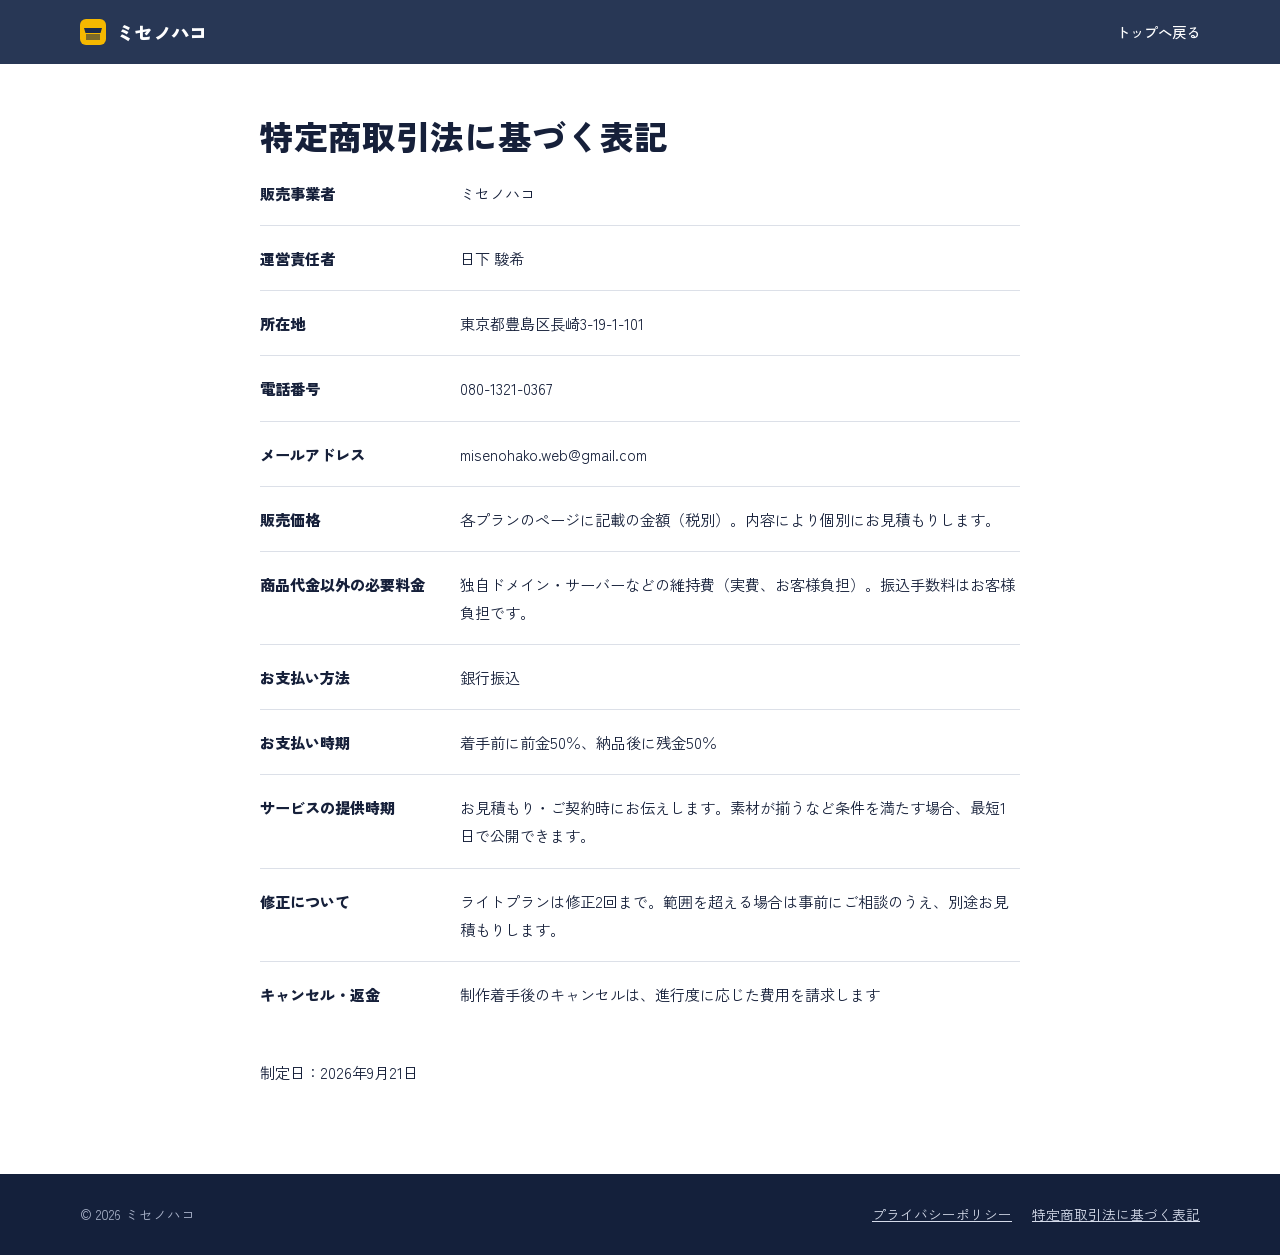
<file: tokushoho.html>
<!DOCTYPE html>
<html lang="ja">
<head>
<meta charset="utf-8">
<meta name="viewport" content="width=device-width, initial-scale=1">
<title>特定商取引法に基づく表記｜ミセノハコ</title>
<meta name="robots" content="noindex,follow">
<link rel="icon" href="/assets/favicon.svg" type="image/svg+xml">
<link rel="stylesheet" href="https://fonts.googleapis.com/css2?family=Zen+Kaku+Gothic+New:wght@400;500;700;900&display=swap">
<link rel="stylesheet" href="/assets/style.css">
</head>
<body>
<header class="site-header"><div class="container header-inner">
<a class="logo" href="/" aria-label="ミセノハコ トップへ"><svg width="26" height="26" viewBox="0 0 26 26" aria-hidden="true"><rect width="26" height="26" rx="6" fill="#F5B800"/><path d="M4 9h18l-1.5 5h-15z" fill="#1B2B4B"/><path d="M6 15h14v6H6z" fill="#1B2B4B" opacity=".55"/></svg><span>ミセノハコ</span></a>
<a class="back" href="/">トップへ戻る</a>
</div></header>
<main class="doc container narrow">
<h1>特定商取引法に基づく表記</h1>
<dl class="doc-table">
<dt>販売事業者</dt><dd> ミセノハコ </dd>
<dt>運営責任者</dt><dd> 日下 駿希 </dd>
<dt>所在地</dt><dd> 東京都豊島区長崎3-19-1-101 </dd>
<dt>電話番号</dt><dd> 080-1321-0367 </dd>
<dt>メールアドレス</dt><dd> misenohako.web@gmail.com </dd>
<dt>販売価格</dt><dd>各プランのページに記載の金額（税別）。内容により個別にお見積もりします。</dd>
<dt>商品代金以外の必要料金</dt><dd>独自ドメイン・サーバーなどの維持費（実費、お客様負担）。振込手数料はお客様負担です。</dd>
<dt>お支払い方法</dt><dd>銀行振込</dd>
<dt>お支払い時期</dt><dd>着手前に前金50％、納品後に残金50％</dd>
<dt>サービスの提供時期</dt><dd>お見積もり・ご契約時にお伝えします。素材が揃うなど条件を満たす場合、最短1日で公開できます。</dd>
<dt>修正について</dt><dd>ライトプランは修正2回まで。範囲を超える場合は事前にご相談のうえ、別途お見積もりします。</dd>
<dt>キャンセル・返金</dt><dd>制作着手後のキャンセルは、進行度に応じた費用を請求します</dd>
</dl>
<p class="doc-date">制定日：2026年9月21日</p>
</main>
<footer class="site-footer"><div class="container footer-inner">
<p>© 2026 ミセノハコ</p>
<p class="footer-links"><a href="/privacy">プライバシーポリシー</a><a href="/tokushoho">特定商取引法に基づく表記</a></p>
</div></footer>
</body>
</html>
</file>
<file: assets/style.css>
/* ===== Tokens ===== */
:root{
  --indigo:#1B2B4B;
  --indigo-deep:#14203B;
  --ink:#16203A;
  --muted:#586178;
  --paper:#F6F7F9;
  --white:#fff;
  --line:#DCE0E8;
  --tag:#F5B800;
  --tag-ink:#241B00;
  --focus:#2F5BEA;
  --radius:14px;
  --font:"Zen Kaku Gothic New","Hiragino Kaku Gothic ProN","Hiragino Sans","Yu Gothic",Meiryo,sans-serif;
}
*,*::before,*::after{box-sizing:border-box}
html{scroll-behavior:smooth;scroll-padding-top:72px;-webkit-text-size-adjust:100%}
body{margin:0;font-family:var(--font);font-size:16px;line-height:1.85;color:var(--ink);background:var(--white);-webkit-font-smoothing:antialiased}
img,svg{max-width:100%;display:block}
a{color:inherit}
h1,h2,h3,p,ul,ol{margin:0}
ul,ol{padding:0;list-style:none}
:focus-visible{outline:3px solid var(--focus);outline-offset:3px;border-radius:4px}
.skip{position:absolute;left:-999px;top:8px;background:var(--white);color:var(--ink);padding:8px 14px;z-index:100;border-radius:8px}
.skip:focus{left:8px}
.container{width:min(1120px,100% - 40px);margin-inline:auto}
.narrow{width:min(760px,100% - 40px)}
.pc{display:none}

/* ===== Buttons ===== */
.btn{display:inline-flex;align-items:center;justify-content:center;min-height:52px;padding:0 28px;border-radius:999px;font-weight:700;font-size:1rem;text-decoration:none;border:2px solid transparent;cursor:pointer;font-family:inherit;transition:transform .15s ease,background-color .15s ease}
.btn:active{transform:translateY(1px)}
.btn-tag{background:var(--tag);color:var(--tag-ink)}
.btn-tag:hover{background:#FFC91F}
.btn-ghost{border-color:rgba(255,255,255,.45);color:#fff}
.btn-ghost:hover{background:rgba(255,255,255,.1)}
.btn-sm{min-height:42px;padding:0 20px;font-size:.9rem}
.btn[disabled]{opacity:.6;cursor:wait}

/* ===== Header ===== */
.site-header{position:sticky;top:0;z-index:50;background:rgba(27,43,75,.94);backdrop-filter:blur(8px);-webkit-backdrop-filter:blur(8px)}
.header-inner{display:flex;align-items:center;justify-content:space-between;height:64px}
.logo{display:flex;align-items:center;gap:10px;color:#fff;text-decoration:none;font-weight:900;font-size:1.15rem;letter-spacing:.02em}
.site-nav{display:none;position:absolute;left:0;right:0;top:64px;background:var(--indigo);padding:8px 20px 24px;flex-direction:column;gap:4px;border-top:1px solid rgba(255,255,255,.12)}
.site-nav.is-open{display:flex}
.site-nav a{color:#fff;text-decoration:none;padding:12px 0;font-weight:500}
.site-nav .btn{margin-top:8px;color:var(--tag-ink);padding:0 20px}
.nav-toggle{display:flex;flex-direction:column;justify-content:center;gap:5px;width:44px;height:44px;padding:0 10px;background:none;border:0;cursor:pointer}
.nav-toggle span{display:block;height:2px;background:#fff;border-radius:2px}

/* ===== Hero ===== */
.hero{background:var(--indigo);color:#fff;padding:40px 0 72px;overflow:hidden}
.hero-grid{display:grid;gap:56px}
.hero h1{font-size:clamp(2.1rem,8.6vw,3.7rem);line-height:1.25;font-weight:900;letter-spacing:.01em}
.hero-lead{margin-top:20px;font-size:1.05rem;color:#D5DBEA}
.hero-points{margin-top:24px;display:flex;flex-wrap:wrap;gap:8px 20px}
.hero-points li{position:relative;padding-left:22px;font-weight:500}
.hero-points li::before{content:"";position:absolute;left:0;top:.62em;width:12px;height:7px;border-left:2.5px solid var(--tag);border-bottom:2.5px solid var(--tag);transform:rotate(-45deg) translateY(-3px)}
.hero-points small{font-size:.75em;color:#B8C1D8;margin-left:2px}
.hero-cta{margin-top:32px;display:flex;flex-wrap:wrap;gap:12px}

.hero-visual{position:relative;display:flex;justify-content:center;padding-top:20px}
/* 値札：このページの主役 */
.price-tag{position:absolute;z-index:2;top:0;left:50%;margin-left:-160px;width:150px;padding:14px 14px 12px 34px;background:var(--tag);color:var(--tag-ink);
  clip-path:polygon(22px 0,100% 0,100% 100%,22px 100%,0 50%);transform:rotate(-6deg);
  display:flex;flex-direction:column;line-height:1.2;animation:drop .7s cubic-bezier(.2,.9,.3,1.2) .2s both;box-shadow:none}
.price-tag::before{content:"";position:absolute;left:13px;top:50%;width:9px;height:9px;margin-top:-4.5px;border-radius:50%;background:var(--indigo)}
.price-tag-label{font-size:.72rem;font-weight:700}
.price-tag-num{font-size:2.1rem;font-weight:900;letter-spacing:-.02em;white-space:nowrap}
.price-tag-num small{font-size:1.1rem;margin-left:1px}
.price-tag-note{font-size:.7rem;font-weight:500}
@keyframes drop{from{opacity:0;transform:translateY(-40px) rotate(-16deg)}to{opacity:1;transform:translateY(0) rotate(-6deg)}}

.phone{width:250px;border:7px solid #0E1830;border-radius:36px;background:#0E1830;box-shadow:0 30px 60px rgba(0,0,0,.35)}
.phone-screen{border-radius:28px;overflow:hidden;background:#FBF7F0;color:#3A2A20;font-family:"Hiragino Mincho ProN","Yu Mincho",serif;min-height:440px}
.ph-nav{display:flex;justify-content:space-between;align-items:center;padding:14px 16px;font-size:.78rem}
.ph-nav i{width:16px;height:2px;background:#3A2A20;box-shadow:0 5px #3A2A20,0 -5px #3A2A20}
.ph-hero{position:relative;height:170px;background:linear-gradient(160deg,#6B4A36,#3A2A20);color:#FBF7F0;padding:20px 16px;font-size:1.15rem;line-height:1.5;font-weight:700}
.ph-cup{position:absolute;right:18px;bottom:16px;width:64px;height:64px;border-radius:50%;background:radial-gradient(circle at 50% 50%,#3A2A20 0 38%,#E8D9C4 39% 58%,#FBF7F0 59%)}
.ph-menu{padding:14px 16px}
.ph-menu p{display:flex;justify-content:space-between;padding:9px 0;border-bottom:1px solid #E7DCCB;font-size:.82rem}
.ph-menu em{font-style:normal}
.ph-btn{margin:6px 16px 20px;padding:12px;text-align:center;border-radius:999px;background:#3A2A20;color:#FBF7F0;font-size:.82rem;font-family:var(--font);font-weight:700}

/* ===== Sections ===== */
.section{padding:72px 0}
.section-alt{background:var(--paper)}
.section h2{font-size:clamp(1.55rem,5vw,2.15rem);line-height:1.4;font-weight:900}
.section-lead{margin-top:14px;color:var(--muted);max-width:40em}

/* Samples */
.sample-grid{margin-top:36px;display:grid;gap:24px}
.sample{background:var(--white);border:1px solid var(--line);border-radius:var(--radius);overflow:hidden;display:flex;flex-direction:column}
.sample-body{padding:20px 22px 24px;display:flex;flex-direction:column;gap:6px;flex:1}
.sample-body h3{font-size:1.15rem;font-weight:900}
.sample-name{font-size:.85rem;color:var(--muted)}
.sample-body p:not(.sample-name){margin-top:4px;font-size:.95rem}
.sample-status{margin-top:auto;padding-top:10px;font-size:.85rem;font-weight:700;color:var(--muted)}
.link{margin-top:auto;padding-top:10px;font-weight:700;color:var(--indigo)}

.mock{--bg:#eee;--fg:#222;--ac:#999;--sub:#ccc;position:relative;aspect-ratio:16/10;padding:14px 18px;background:var(--bg);color:var(--fg);overflow:hidden;font-family:"Hiragino Mincho ProN","Yu Mincho",serif}
.mock-nav{display:flex;justify-content:space-between;align-items:center;font-size:.72rem}
.mock-nav i{width:14px;height:2px;background:currentColor;box-shadow:0 4px currentColor,0 -4px currentColor}
.mock-title{position:relative;z-index:1;margin-top:18px;font-size:1.35rem;line-height:1.45;font-weight:700}
.mock-blocks{position:absolute;left:18px;bottom:18px;display:flex;gap:6px}
.mock-blocks span{width:44px;height:30px;border-radius:4px;background:var(--sub)}
.mock-btn{position:absolute;right:18px;bottom:18px;width:84px;height:26px;border-radius:999px;background:var(--ac)}
.mock::after{content:"";position:absolute;right:-30px;top:34px;width:150px;height:150px;border-radius:50%;background:var(--sub);opacity:.55}
.theme-cafe{--bg:#FBF7F0;--fg:#3A2A20;--ac:#3A2A20;--sub:#D9C3A5}
.theme-salon{--bg:#F3E9EA;--fg:#2B2226;--ac:#B4566B;--sub:#E2BFC6;font-family:var(--font)}
.theme-salon::after{border-radius:0;width:90px;height:170px;transform:rotate(18deg);right:0;top:-10px}
.theme-craft{--bg:#EDF0EA;--fg:#25352A;--ac:#C9702B;--sub:#B7C4B0}
.theme-craft::after{border-radius:0;width:200px;height:110px;right:-20px;top:auto;bottom:0;clip-path:polygon(0 100%,50% 0,100% 100%)}

/* Plans */
.plans{margin-top:36px;display:grid;gap:20px}
.plan{background:var(--white);border:1px solid var(--line);border-radius:var(--radius);padding:28px 26px;display:flex;flex-direction:column}
.plan-main{border:2px solid var(--indigo);position:relative}
.plan h3{font-size:1.25rem;font-weight:900}
.plan-for{font-size:.9rem;color:var(--muted)}
.plan-price{margin:14px 0 18px;display:flex;align-items:baseline;gap:6px}
.plan-price b{font-size:2.3rem;line-height:1.2;font-weight:900;letter-spacing:-.01em}
.plan-price span{font-size:.9rem;color:var(--muted)}
.checks{display:grid;gap:8px}
.checks li{position:relative;padding-left:24px;font-size:.95rem}
.checks li::before{content:"";position:absolute;left:1px;top:.6em;width:11px;height:6px;border-left:2.5px solid var(--indigo);border-bottom:2.5px solid var(--indigo);transform:rotate(-45deg)}
.plan-scope{margin-top:auto;padding-top:20px;font-size:.85rem;color:var(--muted);line-height:1.7}
.plan-main .plan-price b{background:linear-gradient(transparent 62%,var(--tag) 62%)}

.note-box{margin-top:32px;padding:24px 26px;background:var(--white);border-left:5px solid var(--tag);border-radius:0 var(--radius) var(--radius) 0}
.section-alt .note-box{box-shadow:none}
.note-box h3{font-size:1.05rem;font-weight:900;margin-bottom:6px}
.note-box p{font-size:.95rem;color:var(--muted)}
.note-box-speed{background:var(--paper)}

/* Why */
.why-grid{margin-top:32px;display:grid;gap:28px}
.why-grid h3{font-size:1.15rem;font-weight:900;margin-bottom:6px;padding-top:14px;border-top:3px solid var(--indigo)}
.why-grid p{color:var(--muted);font-size:.95rem}

/* Flow */
.flow{margin-top:32px;display:grid;gap:0;counter-reset:step}
.flow li{position:relative;display:grid;gap:2px;padding:0 0 26px 56px;counter-increment:step}
.flow li::before{content:counter(step);position:absolute;left:0;top:0;width:38px;height:38px;border-radius:50%;background:var(--indigo);color:#fff;display:grid;place-items:center;font-weight:900}
.flow li::after{content:"";position:absolute;left:18px;top:44px;bottom:6px;width:2px;background:var(--line)}
.flow li:last-child{padding-bottom:0}
.flow li:last-child::after{display:none}
.flow b{font-size:1.05rem;font-weight:900;line-height:38px}
.flow span{font-size:.9rem;color:var(--muted);line-height:1.6}

/* FAQ */
details{border-bottom:1px solid var(--line)}
details:first-of-type{margin-top:28px;border-top:1px solid var(--line)}
summary{cursor:pointer;list-style:none;padding:20px 40px 20px 0;font-weight:700;position:relative}
summary::-webkit-details-marker{display:none}
summary::after{content:"+";position:absolute;right:6px;top:50%;transform:translateY(-50%);font-size:1.5rem;font-weight:400;color:var(--indigo)}
details[open] summary::after{content:"−"}
details p{padding:0 0 22px;color:var(--muted);font-size:.95rem}

/* Contact */
.contact{background:var(--indigo);color:#fff}
.contact-grid{display:grid;gap:40px}
.contact-lead{margin-top:14px;color:#D5DBEA}
.contact-links{margin-top:28px;display:flex;flex-wrap:wrap;gap:12px}
.form{background:var(--white);color:var(--ink);border-radius:var(--radius);padding:26px 24px;display:grid;gap:16px}
.form label{display:grid;gap:6px;font-size:.9rem;font-weight:700}
.form input,.form select,.form textarea{width:100%;font:inherit;font-weight:400;font-size:1rem;padding:12px 14px;border:1.5px solid var(--line);border-radius:10px;background:#fff;color:var(--ink)}
.form input:focus,.form select:focus,.form textarea:focus{outline:3px solid var(--focus);outline-offset:1px;border-color:var(--focus)}
.hp{position:absolute!important;left:-9999px!important;width:1px;height:1px}
.form-status{font-size:.9rem;min-height:1.4em}
.form-status.is-ok{color:#1B7A45}
.form-status.is-error{color:#B3261E}

/* Footer */
.site-footer{background:var(--indigo-deep);color:#AAB3CA;padding:28px 0;font-size:.85rem}
.footer-inner{display:grid;gap:6px}

/* ===== Tablet / PC ===== */
@media (min-width:860px){
  .pc{display:inline}
  .nav-toggle{display:none}
  .site-nav{display:flex;position:static;flex-direction:row;align-items:center;gap:26px;padding:0;background:none;border:0}
  .site-nav a{padding:0;font-size:.95rem}
  .site-nav .btn{margin:0;padding:0 20px}
  .hero{padding:80px 0 104px}
  .hero-grid{grid-template-columns:1.15fr .85fr;align-items:center}
  .price-tag{margin-left:-190px;top:24px;width:170px}
  .section{padding:104px 0}
  .sample-grid{grid-template-columns:repeat(3,1fr)}
  .plans{grid-template-columns:repeat(3,1fr);align-items:stretch}
  .why-grid{grid-template-columns:repeat(3,1fr);gap:36px}
  .flow{grid-template-columns:repeat(7,1fr);gap:14px}
  .flow li{padding:52px 0 0}
  .flow li::after{left:44px;right:-14px;top:18px;bottom:auto;width:auto;height:2px}
  .flow b{line-height:1.4;font-size:.95rem}
  .contact-grid{grid-template-columns:1fr 1fr;gap:64px;align-items:center}
  .footer-inner{grid-template-columns:1fr auto;align-items:center}
}

@media (prefers-reduced-motion:reduce){
  html{scroll-behavior:auto}
  .price-tag{animation:none}
  .btn{transition:none}
}

/* ===== Footer links / Document pages ===== */
.footer-links{display:flex;flex-wrap:wrap;gap:6px 20px}
.footer-links a{color:#D5DBEA}
.footer-note{grid-column:1/-1}
.back{color:#fff;font-size:.9rem;text-decoration:none;font-weight:500}
.doc{padding-top:48px;padding-bottom:88px}
.doc h1{font-size:clamp(1.6rem,5vw,2.1rem);font-weight:900;line-height:1.4;margin-bottom:20px}
.doc h2{font-size:1.15rem;font-weight:900;margin:36px 0 8px;padding-top:14px;border-top:3px solid var(--indigo)}
.doc p,.doc li,.doc dd{font-size:.95rem;color:var(--ink)}
.doc ul{list-style:disc;padding-left:1.4em;display:grid;gap:4px}
.doc-note{background:var(--paper);border-left:5px solid var(--tag);padding:14px 18px;margin-bottom:24px;font-size:.9rem;color:var(--muted)}
.doc-date{margin-top:32px;color:var(--muted)}
.doc-table{margin:0}
.doc-table dt{font-weight:900;padding-top:18px;border-top:1px solid var(--line);margin-top:18px;font-size:.95rem}
.doc-table dt:first-child{margin-top:0;border-top:0;padding-top:0}
.doc-table dd{margin:4px 0 0}
@media (min-width:860px){
  .doc-table{display:grid;grid-template-columns:200px 1fr}
  .doc-table dt,.doc-table dd{padding:18px 0;margin:0;border-top:1px solid var(--line)}
  .doc-table dt:first-child,.doc-table dt:first-child+dd{border-top:0;padding-top:0}
}

/* ===== Dev card (カスタム開発の実績) ===== */
/* 予約アプリと同じ配色B(生成り・朱色)。背景の食べ物アイコンは、CSSの中に絵を埋め込んでいる */
.dev-card{margin-top:20px;padding:26px;background-color:#F1E8D8;background-image:url("data:image/svg+xml,%3Csvg xmlns='http://www.w3.org/2000/svg' width='140' height='140' fill='none' stroke='%23E8DAC1' stroke-width='1.6' stroke-linecap='round' stroke-linejoin='round'%3E%3Cpath d='M10 26h30a15 15 0 0 1-30 0z'/%3E%3Cpath d='M28 10l14 12M33 7l13 11'/%3E%3Cpath d='M82 22h22v12a9 9 0 0 1-9 9h-4a9 9 0 0 1-9-9z'/%3E%3Cpath d='M104 26h3a5 5 0 0 1 0 10h-3'/%3E%3Cpath d='M88 14c0-3 3-3 3-6M96 14c0-3 3-3 3-6'/%3E%3Cpath d='M20 76v10a4 4 0 0 0 8 0V76M24 76v30'/%3E%3Cpath d='M38 76c6 4 6 14 0 17v13'/%3E%3Cpath d='M96 78l14 24H82z'/%3E%3Cpath d='M90 94h12v8H90z'/%3E%3C/svg%3E");color:#231F1A;border:1px solid #E7DDCB;border-bottom:3px solid #B3362A;border-radius:var(--radius);display:flex;flex-direction:column;gap:10px}
.dev-card-tag{align-self:flex-start;padding:4px 12px;border-radius:4px;background:#B3362A;color:#fff;font-size:.75rem;font-weight:700;letter-spacing:.04em}
.dev-card h3{margin:0;font-family:"Shippori Mincho","Hiragino Mincho ProN","Yu Mincho",serif;font-size:1.35rem;font-weight:700;color:#231F1A}
.dev-card p{margin:0;font-size:.9rem;line-height:1.8;color:#5E574C}
.dev-card .btn{align-self:flex-start;margin-top:6px}
.dev-card .btn-tag{background:#B3362A;color:#fff}
.dev-card .btn-tag:hover{background:#8C2A20}
@media (min-width:860px){
  /* 左に文章、右にボタン */
  .dev-card{display:grid;grid-template-columns:1fr auto;column-gap:40px;row-gap:8px;align-items:center;padding:32px 36px}
  .dev-card-tag,.dev-card h3,.dev-card p{grid-column:1}
  .dev-card-tag{justify-self:start}
  .dev-card .btn{grid-column:2;grid-row:1 / span 3;align-self:center;margin:0}
}

/* ---- 銀座カードのミニプレビューの色 ---- */
.theme-ginza{--bg:#0E0C09;--fg:#EDE6D3;--ac:#A9812F;--sub:#3A331F;font-family:"Zen Old Mincho","Hiragino Mincho ProN",serif;letter-spacing:.03em}
.theme-ginza .mock-nav{letter-spacing:.16em}
.theme-ginza::after{background:radial-gradient(circle,#A9812F,transparent 70%);opacity:.18;width:220px;height:220px;right:-60px;top:-60px}

/* ---- スタンダードプランの例（銀座レストラン） ---- */
.standard-card{margin-top:20px;background:#0E0C09;border-radius:var(--radius);overflow:hidden;display:flex;flex-direction:column}
.standard-card-tag{margin:20px 22px 0;align-self:flex-start;padding:4px 12px;border-radius:999px;background:#A9812F;color:#1A1306;font-size:.75rem;font-weight:700}
.standard-card .mock{margin:16px 22px 0;border-radius:10px}
.standard-card-body{padding:20px 22px 26px;display:flex;flex-direction:column;gap:6px}
.standard-card-body h3{color:#fff;font-size:1.1rem;font-weight:900}
.standard-card-body .sample-name{color:#C9A96A;font-size:.85rem}
.standard-card-body p:not(.sample-name){margin-top:2px;color:#D8D2C0;font-size:.92rem}
.standard-card-body .btn-ghost{margin-top:10px;align-self:flex-start;border-color:rgba(255,255,255,.35);color:#fff}
.standard-card-body .btn-ghost:hover{background:rgba(255,255,255,.08)}
@media (min-width:860px){
  .standard-card{flex-direction:row;align-items:stretch}
  .standard-card-tag{margin:22px 0 0 26px}
  .standard-card .mock{margin:22px 0 22px 26px;width:340px;flex-shrink:0;align-self:center}
  .standard-card-body{flex:1;justify-content:center;padding:22px 28px}
}
</file>
<file: samples/common.css>
/* ===== 全テンプレート共通 ===== */
*,*::before,*::after{box-sizing:border-box}
html{scroll-behavior:smooth;-webkit-text-size-adjust:100%}
body{margin:0;-webkit-font-smoothing:antialiased}
img,svg{max-width:100%;display:block}
h1,h2,h3,p,ul,ol,dl,dd{margin:0}
ul,ol{padding:0;list-style:none}
a{color:inherit}
:focus-visible{outline:3px solid #2F5BEA;outline-offset:3px}
.container{width:min(1080px,100% - 40px);margin-inline:auto}

/* 「架空のサンプルです」バナー：本番の案件では削除 */
.sample-ribbon{background:#1B2B4B;color:#fff;font:500 .78rem/1.6 "Zen Kaku Gothic New","Hiragino Kaku Gothic ProN",sans-serif;text-align:center;padding:8px 12px}
.sample-ribbon a{color:#F5B800;font-weight:700;margin-left:.6em}

/* 写真プレースホルダー：<img> に差し替える */
.ph{position:relative;display:grid;place-items:center;overflow:hidden;background:var(--ph-bg,#ddd);color:var(--ph-fg,#777);font-size:.8rem;text-align:center}
.ph::before{content:"";position:absolute;inset:0;background:linear-gradient(135deg,rgba(255,255,255,.35),rgba(0,0,0,.08))}
.ph span{position:relative}
.ph img{position:absolute;inset:0;width:100%;height:100%;object-fit:cover}
.r-43{aspect-ratio:4/3}
.r-11{aspect-ratio:1/1}
.r-34{aspect-ratio:3/4}
.r-169{aspect-ratio:16/9}

/* スマホ下部の固定ボタン */
.fixed-bar{position:fixed;left:0;right:0;bottom:0;z-index:40;display:flex;gap:10px;padding:10px 16px calc(10px + env(safe-area-inset-bottom,0px));background:rgba(255,255,255,.96);box-shadow:0 -1px 0 rgba(0,0,0,.08)}
.fixed-bar a{flex:1;display:flex;align-items:center;justify-content:center;min-height:48px;border-radius:999px;font-weight:700;text-decoration:none;font-size:.95rem}
@media (min-width:860px){.fixed-bar{display:none}}
@media (prefers-reduced-motion:reduce){html{scroll-behavior:auto}}
</file>
<file: samples/cafe/style.css>
/* 飲食店テンプレート：色・フォントはここで変更 */
:root{
  --bg:#FAF8F3;
  --ink:#2A2A22;
  --muted:#6C6A5E;
  --main:#2F3B2F;      /* メインカラー（深い緑） */
  --main-ink:#F3EFE2;
  --accent:#C6A15B;    /* アクセント（真鍮色） */
  --line:#DDD8C8;
  --ph-bg:#D9D2BE;--ph-fg:#8A836C;
  --serif:"Zen Old Mincho","Hiragino Mincho ProN","Yu Mincho",serif;
  --sans:"Zen Kaku Gothic New","Hiragino Kaku Gothic ProN","Yu Gothic",Meiryo,sans-serif;
}
body{background:var(--bg);color:var(--ink);font-family:var(--sans);line-height:1.9;padding-bottom:72px}
@media (min-width:860px){body{padding-bottom:0}}

.header{display:flex;justify-content:space-between;align-items:center;padding:16px 20px;background:var(--main);color:var(--main-ink)}
.logo{font-family:var(--serif);font-weight:700;font-size:1.25rem;letter-spacing:.08em;text-decoration:none}
.header-tel{display:none;text-decoration:none;font-weight:500;letter-spacing:.05em}
@media (min-width:860px){.header{padding:18px 40px}.header-tel{display:block}}

.hero{background:var(--main);color:var(--main-ink);padding:24px 0 56px}
.hero-grid{display:grid;gap:32px}
.hero h1{font-family:var(--serif);font-weight:700;font-size:clamp(2rem,8vw,3.4rem);line-height:1.5;letter-spacing:.06em}
.hero-lead{margin-top:16px;color:#CFCBB8}
.hero-hours{margin-top:24px;display:inline-block;padding:10px 18px;border:1px solid rgba(243,239,226,.35);border-radius:999px;font-size:.9rem}
.hero .ph{--ph-bg:#465446;--ph-fg:#A9B3A5}
@media (min-width:860px){.hero{padding:72px 0 88px}.hero-grid{grid-template-columns:1.1fr .9fr;align-items:center;gap:64px}}

.section{padding:72px 0}
.section h2{font-family:var(--serif);font-size:clamp(1.5rem,5vw,2rem);font-weight:700;letter-spacing:.1em;margin-bottom:28px}
.about{max-width:38em}
.about p+p{margin-top:1em}

.menu-wrap{background:#F1EEE3}
.menu-grid{display:grid;gap:40px}
.menu h3{font-family:var(--serif);font-size:1.1rem;padding-bottom:8px;border-bottom:2px solid var(--accent);margin-bottom:8px}
.menu li{display:flex;align-items:baseline;gap:8px;padding:10px 0}
.menu li i{flex:1;border-bottom:1px dotted #A8A28C;transform:translateY(-4px)}
.menu li em{font-style:normal;font-variant-numeric:tabular-nums}
.menu small{display:block;color:var(--muted);font-size:.8rem;line-height:1.5}
.menu-note{margin-top:20px;font-size:.85rem;color:var(--muted)}
@media (min-width:860px){.menu-grid{grid-template-columns:1fr 1fr;gap:64px}}

.gallery{display:grid;gap:12px;grid-template-columns:1fr 1fr}
.gallery .ph:first-child{grid-column:1/-1}
@media (min-width:860px){.gallery{grid-template-columns:2fr 1fr 1fr}.gallery .ph:first-child{grid-column:auto;grid-row:span 2}}

.info-grid{display:grid;gap:32px}
.info dl{display:grid;grid-template-columns:6.5em 1fr;gap:12px 8px;font-size:.95rem}
.info dt{font-weight:700}
.map{--ph-bg:#E4E0D0}
.btn-tel{display:inline-flex;align-items:center;justify-content:center;min-height:52px;padding:0 32px;margin-top:24px;background:var(--main);color:var(--main-ink);border-radius:999px;text-decoration:none;font-weight:700}
@media (min-width:860px){.info-grid{grid-template-columns:1fr 1fr;gap:64px}}

.footer{background:var(--main);color:#B9B6A2;text-align:center;padding:32px 20px;font-size:.85rem}
.fixed-bar a:first-child{background:var(--main);color:var(--main-ink)}
.fixed-bar a:last-child{border:2px solid var(--main);color:var(--main)}
</file>
<file: samples/craft/style.css>
/* 工務店・サービス業テンプレート：色・フォントはここで変更 */
:root{
  --bg:#F4F5F1;
  --ink:#1F2A23;
  --muted:#5D675F;
  --main:#24352B;      /* メインカラー（深緑） */
  --main-ink:#EEF0E8;
  --accent:#C9702B;    /* アクセント（木の色） */
  --line:#D9DCD2;
  --ph-bg:#C9CFC0;--ph-fg:#7C8676;
  --sans:"Zen Kaku Gothic New","Hiragino Kaku Gothic ProN","Yu Gothic",Meiryo,sans-serif;
}
body{background:var(--bg);color:var(--ink);font-family:var(--sans);line-height:1.9;padding-bottom:72px}
@media (min-width:860px){body{padding-bottom:0}}

.header{display:flex;justify-content:space-between;align-items:center;padding:14px 20px;background:var(--main);color:var(--main-ink)}
.logo{font-weight:900;font-size:1.1rem;letter-spacing:.06em;text-decoration:none}
.header-tel{display:none;text-decoration:none;font-weight:700;font-size:1.15rem}
@media (min-width:860px){.header{padding:16px 40px}.header-tel{display:block}}

.hero{position:relative;background:var(--main);color:var(--main-ink);padding:56px 0 72px}
.hero .container{position:relative;z-index:1}
.hero h1{font-size:clamp(2rem,8vw,3.6rem);font-weight:900;line-height:1.4}
.hero-lead{margin-top:18px;color:#C9CFC2;max-width:30em}
.hero-cta{margin-top:28px;display:flex;flex-wrap:wrap;gap:12px}
.btn{display:inline-flex;align-items:center;justify-content:center;min-height:52px;padding:0 28px;border-radius:8px;background:var(--accent);color:#fff;font-weight:700;text-decoration:none}
.btn-line{background:none;border:2px solid rgba(238,240,232,.5);color:var(--main-ink)}
.hero-band{margin-top:48px;--ph-bg:#3A4D40;--ph-fg:#8FA093}
@media (min-width:860px){.hero{padding:96px 0 104px}}

.section{padding:72px 0}
.section h2{font-size:clamp(1.5rem,5vw,2rem);font-weight:900;margin-bottom:12px;padding-left:14px;border-left:6px solid var(--accent)}
.section-lead{color:var(--muted);margin:0 0 32px 20px}
.section-alt{background:#E9ECE3}

.reasons{display:grid;gap:20px}
.reason{background:#fff;border-radius:10px;padding:24px}
.reason h3{font-size:1.1rem;font-weight:900;margin-bottom:6px}
.reason p{font-size:.95rem;color:var(--muted)}
@media (min-width:860px){.reasons{grid-template-columns:repeat(3,1fr)}}

.works{display:grid;gap:24px}
.work{background:#fff;border-radius:10px;overflow:hidden}
.work-body{padding:18px 20px 22px}
.work-body h3{font-size:1.05rem;font-weight:900}
.work-body p{font-size:.9rem;color:var(--muted);margin-top:4px}
@media (min-width:860px){.works{grid-template-columns:repeat(3,1fr)}}

.flow{display:grid;gap:0;counter-reset:s}
.flow li{position:relative;padding:0 0 22px 52px;counter-increment:s}
.flow li::before{content:counter(s);position:absolute;left:0;top:0;width:36px;height:36px;border-radius:50%;background:var(--main);color:var(--main-ink);display:grid;place-items:center;font-weight:900}
.flow li::after{content:"";position:absolute;left:17px;top:42px;bottom:4px;width:2px;background:var(--line)}
.flow li:last-child::after{display:none}
.flow b{display:block;line-height:36px}
.flow span{font-size:.9rem;color:var(--muted)}
@media (min-width:860px){.flow{grid-template-columns:repeat(4,1fr);gap:20px}.flow li{padding:52px 0 0}.flow li::after{left:44px;right:-20px;top:17px;bottom:auto;width:auto;height:2px}}

.area{display:flex;flex-wrap:wrap;gap:8px}
.area li{padding:6px 16px;border:1px solid var(--line);border-radius:999px;background:#fff;font-size:.9rem}

.contact{background:var(--main);color:var(--main-ink);text-align:center}
.contact h2{border:0;padding:0;margin-bottom:12px}
.contact p{color:#C9CFC2}
.contact .tel{display:block;margin:20px 0 4px;font-size:clamp(1.8rem,7vw,2.6rem);font-weight:900;text-decoration:none}
.contact small{color:#9FA89B}
.contact .btn{margin-top:24px}

.footer{background:#17211B;color:#98A294;text-align:center;padding:28px 20px;font-size:.85rem}
.fixed-bar a:first-child{background:var(--accent);color:#fff}
.fixed-bar a:last-child{border:2px solid var(--main);color:var(--main)}
</file>
<file: samples/ginza/style.css>
/* 銀座フレンチ「Racine」：黒×真鍮金、明朝×ゴシックの2書体構成 */
:root{
  --bg:#0E0C09;          /* ほぼ黒、わずかに温かい焦茶 */
  --bg-2:#17130E;        /* セクションの区切り用、一段明るい黒 */
  --paper:#F6F1E4;       /* 生成りの紙色（明るいセクション用） */
  --ink:#241F16;         /* 紙の上の文字色 */
  --cream:#EDE6D3;       /* 黒背景の上の本文文字色 */
  --gold:#A9812F;        /* 真鍮金（アクセント、面積は小さく） */
  --gold-soft:#C9A96A;
  --line:rgba(169,129,47,.32);
  --line-soft:rgba(237,230,211,.16);
  --serif:"Zen Old Mincho","Hiragino Mincho ProN","Yu Mincho",serif;
  --sans:"Zen Kaku Gothic New","Hiragino Kaku Gothic ProN","Yu Gothic",Meiryo,sans-serif;
}
body{background:var(--bg);color:var(--cream);font-family:var(--sans);line-height:1.9;padding-bottom:0}
::selection{background:var(--gold);color:var(--bg)}

/* ---- ヘッダー ---- */
.header{position:fixed;top:0;left:0;right:0;z-index:40;display:flex;justify-content:space-between;align-items:center;padding:18px 24px;mix-blend-mode:normal}
.header::before{content:"";position:absolute;inset:0;background:linear-gradient(to bottom,rgba(14,12,9,.75),transparent);pointer-events:none;z-index:-1}
.logo{font-family:var(--serif);font-size:1.05rem;letter-spacing:.32em;color:var(--cream);text-decoration:none;padding-left:.32em}
.header-right{display:flex;align-items:center;gap:22px}
.header-tel{display:none;color:var(--gold-soft);text-decoration:none;font-size:.85rem;letter-spacing:.05em}
.menu-toggle{width:40px;height:40px;display:flex;flex-direction:column;justify-content:center;align-items:flex-end;gap:7px;background:none;border:0;cursor:pointer}
.menu-toggle span{display:block;height:1px;width:26px;background:var(--cream);transition:transform .35s ease,opacity .25s ease,width .35s ease}
.menu-toggle:hover span{width:26px}
body.menu-open .menu-toggle span:first-child{transform:translateY(4px) rotate(45deg)}
body.menu-open .menu-toggle span:last-child{transform:translateY(-4px) rotate(-45deg)}
@media (min-width:860px){.header{padding:26px 48px}.header-tel{display:block}}

/* ---- 全画面メニュー ---- */
.overlay-menu{position:fixed;inset:0;z-index:35;background:#0B0A07;display:flex;flex-direction:column;align-items:center;justify-content:center;gap:0;
  opacity:0;visibility:hidden;transform:translateY(-8px);transition:opacity .4s ease,visibility .4s,transform .4s ease}
.overlay-menu.is-open{opacity:1;visibility:visible;transform:translateY(0)}
.overlay-menu ul{display:flex;flex-direction:column;align-items:center;gap:6px}
.overlay-menu a{font-family:var(--serif);font-size:clamp(1.3rem,5vw,1.9rem);letter-spacing:.1em;color:var(--cream);text-decoration:none;padding:12px 0;transition:color .2s ease}
.overlay-menu a:hover{color:var(--gold-soft)}
.overlay-tel{margin-top:36px;color:var(--gold-soft);text-decoration:none;letter-spacing:.05em;font-size:.9rem}
body.menu-open{overflow:hidden}

/* ---- ヒーロー：1回だけ、静かにフェードイン ---- */
.hero{position:relative;min-height:100svh;display:flex;flex-direction:column;justify-content:flex-end;padding:0 24px 64px;overflow:hidden}
.hero-bg{position:absolute;inset:-4%;background:
  radial-gradient(ellipse 70% 55% at 50% 8%,rgba(169,129,47,.14),transparent 60%),
  linear-gradient(180deg,#100D09 0%,#0E0C09 55%,#0B0A07 100%);
  animation:heroZoom 26s ease-in-out infinite alternate;
}
.hero-bg::after{content:"";position:absolute;inset:0;background-image:repeating-linear-gradient(115deg,rgba(255,255,255,.02) 0 1px,transparent 1px 3px);opacity:.5}
@keyframes heroZoom{from{transform:scale(1.06) translateY(0)}to{transform:scale(1) translateY(-1%)}}
.hero-inner{position:relative;max-width:1080px;margin:0 auto;width:100%}
.hero-eyebrow{font-size:.78rem;letter-spacing:.28em;color:var(--gold-soft);opacity:0;animation:riseIn .9s ease .15s forwards}
.hero h1{margin-top:18px;font-family:var(--serif);font-weight:700;font-size:clamp(2.6rem,9vw,5.4rem);line-height:1.35;letter-spacing:.05em}
.hero h1 span{display:block;opacity:0;transform:translateY(18px);animation:riseIn .9s cubic-bezier(.2,.7,.2,1) forwards}
.hero h1 span:nth-child(1){animation-delay:.35s}
.hero h1 span:nth-child(2){animation-delay:.55s}
.hero-lead{margin-top:26px;max-width:32em;color:#C9C2AE;font-size:.98rem;opacity:0;animation:riseIn .9s ease .85s forwards}
.hero-cta{margin-top:36px;display:flex;flex-wrap:wrap;gap:14px;opacity:0;animation:riseIn .9s ease 1.05s forwards}
@keyframes riseIn{from{opacity:0;transform:translateY(14px)}to{opacity:1;transform:translateY(0)}}
@media (prefers-reduced-motion:reduce){
  .hero-eyebrow,.hero h1 span,.hero-lead,.hero-cta{animation:none;opacity:1;transform:none}
  .hero-bg{animation:none}
}
@media (min-width:860px){.hero{padding:0 48px 96px}}

/* ---- ボタン ---- */
.btn{display:inline-flex;align-items:center;gap:10px;padding:15px 30px;border:1px solid var(--line);color:var(--cream);text-decoration:none;font-size:.9rem;letter-spacing:.08em;transition:border-color .25s ease,background-color .25s ease}
.btn:hover{border-color:var(--gold)}
.btn-fill{background:var(--gold);color:#1A1306;border-color:var(--gold)}
.btn-fill:hover{background:var(--gold-soft);border-color:var(--gold-soft)}

/* ---- セクション共通 ---- */
.section{padding:88px 24px}
.section-inner{max-width:1080px;margin:0 auto}
.section-dark{background:var(--bg-2)}
.section-paper{background:var(--paper);color:var(--ink)}
.eyebrow{font-size:.78rem;letter-spacing:.28em;color:var(--gold)}
.section-paper .eyebrow{color:#8A6A22}
.section h2{margin-top:14px;font-family:var(--serif);font-weight:700;font-size:clamp(1.7rem,4.6vw,2.5rem);letter-spacing:.04em;line-height:1.6}
@media (min-width:860px){.section{padding:128px 48px}}

/* ---- about：非対称の2カラム ---- */
.about-grid{display:grid;gap:40px}
.about-lead{font-family:var(--serif);font-size:1.15rem;line-height:2;color:var(--cream)}
.about-body{color:#B9B29B;font-size:.95rem;line-height:2}
.about-body p+p{margin-top:1.2em}
@media (min-width:860px){.about-grid{grid-template-columns:1fr 1.2fr;gap:80px}}

/* ---- コース：メニュー表のような一覧（カードにしない） ---- */
.menu-head{display:flex;flex-wrap:wrap;justify-content:space-between;align-items:baseline;gap:12px;padding-bottom:22px;margin-bottom:8px;border-bottom:1px solid var(--line)}
.menu-head h3{font-family:var(--serif);font-size:1.3rem;letter-spacing:.06em}
.menu-head .price{font-family:var(--serif);font-size:1.15rem;color:var(--gold-soft)}
.course-list{margin-top:8px}
.course{display:grid;grid-template-columns:5em 1fr;gap:18px;padding:22px 0;border-bottom:1px solid var(--line-soft)}
.course:last-child{border-bottom:0}
.course-no{font-family:var(--serif);font-size:.85rem;color:var(--gold-soft);letter-spacing:.05em;padding-top:.2em}
.course-name{font-family:var(--serif);font-size:1.08rem;letter-spacing:.03em}
.course-desc{margin-top:6px;font-size:.85rem;color:#A79E84}
.menu-note{margin-top:28px;font-size:.82rem;color:#8B836C}
@media (min-width:860px){.course{grid-template-columns:7em 1fr}}

/* ---- シェフ ---- */
.chef-grid{display:grid;gap:36px;align-items:center}
.chef-lead{font-family:var(--serif);font-size:1.05rem;line-height:2;color:#2E2818}
.chef-body{font-size:.92rem;color:#5B5136;line-height:1.95}
@media (min-width:860px){.chef-grid{grid-template-columns:.8fr 1.2fr;gap:64px}}

/* ---- 数字帯：装飾ではなく実データ ---- */
.numbers{background:var(--bg-2);border-top:1px solid var(--line-soft);border-bottom:1px solid var(--line-soft)}
.numbers-inner{max-width:1080px;margin:0 auto;display:grid;grid-template-columns:1fr;padding:0 24px}
.num{display:flex;flex-direction:column;align-items:center;text-align:center;padding:34px 0;border-bottom:1px solid var(--line-soft)}
.num:last-child{border-bottom:0}
.num-figure{font-family:var(--serif);font-size:clamp(2.2rem,7vw,3.2rem);color:var(--gold-soft);letter-spacing:.02em}
.num-figure small{font-size:.5em;margin-left:.15em;color:#8B836C}
.num-label{margin-top:8px;font-size:.8rem;letter-spacing:.08em;color:#A79E84}
@media (min-width:860px){
  .numbers-inner{grid-template-columns:repeat(3,1fr);padding:0 48px}
  .num{padding:56px 24px;border-bottom:0;border-left:1px solid var(--line-soft)}
  .num:first-child{border-left:0}
}

/* ---- about：引用のような見出しを、あえて余白の中に置く ---- */
.about-wrap{max-width:900px}
.pull-quote{margin-top:20px;font-family:var(--serif);font-size:clamp(1.5rem,4.4vw,2.15rem);line-height:1.8;letter-spacing:.03em;color:var(--cream);max-width:16em}
.about-body{margin-top:40px;color:#B9B29B;font-size:.95rem;line-height:2;max-width:34em}
.about-body p+p{margin-top:1.2em}

.section-note{margin-top:14px;color:#A79E84;font-size:.9rem;max-width:34em}

/* ---- 個室・宴会場 ---- */
.room-list{margin-top:48px;display:grid;gap:48px}
.room{display:grid;gap:20px}
.room-body h3{font-family:var(--serif);font-size:1.2rem;letter-spacing:.03em;line-height:1.6}
.room-body p{margin-top:12px;font-size:.88rem;color:#A79E84;line-height:1.9}
.room-body dl{margin-top:16px;padding-top:16px;border-top:1px solid var(--line-soft);display:flex;gap:10px;font-size:.85rem}
.room-body dt{color:var(--gold-soft)}
.room-body dd{color:#B9B29B}
@media (min-width:860px){
  .room{grid-template-columns:1.1fr 1fr;align-items:center;gap:56px}
  .room:nth-child(even){direction:rtl}
  .room:nth-child(even) > *{direction:ltr}
}

/* ---- ギャラリー：画面いっぱいに ---- */
.section-bleed{padding:0}
.gallery{display:grid;gap:2px;grid-template-columns:1fr 1fr}
.gallery .ph:first-child{grid-column:1/-1}
@media (min-width:860px){
  .gallery{grid-template-columns:1.4fr 1fr 1fr 1fr;grid-auto-rows:220px}
  .gallery .ph{aspect-ratio:auto;height:100%}
  .gallery .ph:first-child{grid-column:1/3;grid-row:1/3}
}
.ph{--ph-bg:#1D1811;--ph-fg:#8A7E5E}

/* ---- 予約：個室と宴会場で分ける ---- */
.reserve{text-align:center}
.reserve .eyebrow{display:block}
.reserve-tel{display:block;margin:28px 0 6px;font-family:var(--serif);font-size:clamp(1.8rem,6vw,2.6rem);letter-spacing:.06em;color:var(--cream);text-decoration:none}
.reserve-note{color:#A79E84;font-size:.88rem}
.reserve-online{margin-top:26px}
.reserve-split{margin-top:48px;padding-top:40px;border-top:1px solid var(--line-soft);display:grid;gap:36px;text-align:left}
.reserve-split h3{font-family:var(--serif);font-size:1.05rem;letter-spacing:.03em;color:var(--cream)}
.reserve-split p{margin-top:10px;font-size:.88rem;color:#A79E84;line-height:1.9}
.link-gold{display:inline-block;margin-top:14px;color:var(--gold-soft);font-size:.85rem;text-decoration:underline;text-underline-offset:3px}
@media (min-width:860px){.reserve-split{grid-template-columns:1fr 1fr;gap:64px}}

/* ---- 宴会・貸切の問い合わせフォーム ---- */
.inquiry-form{margin-top:36px;padding-top:36px;border-top:1px solid var(--line-soft);display:grid;gap:22px;text-align:left;max-width:620px}
.inquiry-row{display:grid;gap:22px}
.inquiry-form label{display:grid;gap:8px;font-size:.82rem;letter-spacing:.04em;color:#A79E84}
.inquiry-form input,.inquiry-form select,.inquiry-form textarea{
  width:100%;font-family:var(--sans);font-size:.95rem;color:var(--cream);background:transparent;
  border:0;border-bottom:1px solid var(--line-soft);padding:10px 2px;border-radius:0;transition:border-color .2s ease}
.inquiry-form input:focus,.inquiry-form select:focus,.inquiry-form textarea:focus{outline:none;border-color:var(--gold)}
.inquiry-form select{appearance:none;background-image:linear-gradient(45deg,transparent 50%,var(--gold-soft) 50%),linear-gradient(135deg,var(--gold-soft) 50%,transparent 50%);background-position:calc(100% - 4px) center,calc(100% - 10px) center;background-size:6px 6px;background-repeat:no-repeat}
.inquiry-form select option{color:#1A1613}
.inquiry-form textarea{resize:vertical;min-height:5em}
.inquiry-form .btn{justify-self:start}
.inquiry-form .form-status{font-size:.82rem;color:#A79E84;min-height:1.4em}
.inquiry-form .form-status.is-ok{color:#7FA87F}
.inquiry-form .form-status.is-error{color:#C77B6E}
@media (min-width:860px){.inquiry-row{grid-template-columns:1fr 1fr}}

/* ---- アクセス ---- */
.info-grid{display:grid;gap:32px}
.info dl{display:grid;grid-template-columns:6em 1fr;gap:14px 10px;font-size:.9rem;color:#B9B29B}
.info dt{color:var(--gold-soft);letter-spacing:.03em}
@media (min-width:860px){.info-grid{grid-template-columns:1fr 1fr;gap:64px}}

/* ---- フッター ---- */
.footer{padding:32px 24px;text-align:center;font-size:.78rem;color:#6E664F;border-top:1px solid var(--line-soft)}

/* サンプル用バナー：本番案件では削除 */
.ginza-ribbon{background:var(--gold);color:#1A1306;text-align:center;font-size:.78rem;padding:8px 12px;position:relative;z-index:50}
.ginza-ribbon a{color:#1A1306;font-weight:700;margin-left:.6em}

/* ---- お礼ページ ---- */
.thanks{min-height:calc(100svh - 40px);display:flex;align-items:center;justify-content:center;padding:120px 24px 64px;text-align:center}
.thanks-inner{max-width:520px}
.thanks h1{margin-top:16px;font-family:var(--serif);font-weight:700;font-size:clamp(1.7rem,6vw,2.4rem);line-height:1.6;letter-spacing:.03em}
.thanks-lead{margin-top:24px;color:#B9B29B;font-size:.95rem;line-height:2}
.thanks-note{margin-top:32px;color:#8B836C;font-size:.82rem}
.thanks-back{margin-top:40px}

/* ---- スクロール演出：画面に入ったら静かにフェードイン ---- */
.js .reveal{opacity:0;transform:translateY(22px);transition:opacity .8s cubic-bezier(.2,.7,.2,1),transform .8s cubic-bezier(.2,.7,.2,1)}
.js .reveal.is-visible{opacity:1;transform:translateY(0)}
.js .course-list .reveal{transition-delay:calc(var(--i,0) * 60ms)}
@media (prefers-reduced-motion:reduce){.reveal{transition:none;opacity:1;transform:none}}

/* ---- 予約タブ ---- */
.reserve-tabs{margin-top:40px;display:inline-flex;gap:0;border:1px solid var(--line-soft);border-radius:999px;padding:4px}
.reserve-tab{padding:11px 22px;background:none;border:0;border-radius:999px;color:#A79E84;font-family:var(--sans);font-size:.85rem;letter-spacing:.03em;cursor:pointer;transition:background-color .25s ease,color .25s ease}
.reserve-tab.is-active{background:var(--gold);color:#1A1306}
.reserve-panel{display:none}
.reserve-panel.is-active{display:block}
.reserve-alt-note{margin-top:22px;font-size:.82rem;color:#8B836C}

/* ---- ギャラリーのボタン化（Lightbox用） ---- */
.gal-item{border:0;padding:0;font:inherit;cursor:pointer}
.gal-item:focus-visible{outline:2px solid var(--gold);outline-offset:-2px}

/* ---- ライトボックス ---- */
.lightbox{position:fixed;inset:0;z-index:60;background:rgba(6,5,3,.92);display:flex;align-items:center;justify-content:center;padding:40px 24px;
  opacity:0;visibility:hidden;transition:opacity .3s ease,visibility .3s}
.lightbox.is-open{opacity:1;visibility:visible}
.lightbox-box{margin:0;display:flex;flex-direction:column;align-items:center;gap:14px;max-width:min(92vw,1100px)}
.lightbox-box img{display:block;max-width:100%;max-height:78vh;width:auto;height:auto;object-fit:contain}
.lightbox-box img[hidden]{display:none}
.lightbox-caption{color:#C9C2AE;font-size:.88rem;letter-spacing:.05em;text-align:center}
.lightbox-close{position:absolute;top:22px;right:24px;width:44px;height:44px;border:1px solid var(--line-soft);background:none;color:var(--cream);font-size:1.6rem;line-height:1;cursor:pointer;border-radius:50%}
.lightbox-close:hover{border-color:var(--gold)}

.h2-gap{margin-bottom:22px}

.chef-photo img{display:block;width:100%;height:auto}

/* ---- ヒーローの背景写真 ---- */
.hero-bg{background:
  linear-gradient(180deg,rgba(14,12,9,.30) 0%,rgba(14,12,9,.50) 45%,rgba(14,12,9,.92) 100%),
  url("../../assets/tmp/ginza/ginza0.jpg") center 40%/cover no-repeat}
</file>
<file: samples/salon/style.css>
/* 美容室テンプレート：色・フォントはここで変更 */
:root{
  --bg:#FFFFFF;
  --ink:#231E21;
  --muted:#7A7075;
  --accent:#B4566B;     /* アクセント（くすみピンク） */
  --soft:#F6EEF0;
  --line:#E7DDE0;
  --ph-bg:#E9D9DD;--ph-fg:#A88992;
  --sans:"Zen Kaku Gothic New","Hiragino Kaku Gothic ProN","Yu Gothic",Meiryo,sans-serif;
}
body{background:var(--bg);color:var(--ink);font-family:var(--sans);line-height:1.85;padding-bottom:72px}
@media (min-width:860px){body{padding-bottom:0}}

.header{position:sticky;top:0;z-index:30;display:flex;justify-content:space-between;align-items:center;padding:14px 20px;background:rgba(255,255,255,.94);backdrop-filter:blur(6px);border-bottom:1px solid var(--line)}
.logo{font-weight:900;font-size:1.15rem;letter-spacing:.14em;text-decoration:none}
.nav{display:none}
.nav a{text-decoration:none;font-size:.9rem;font-weight:500}
.btn{display:inline-flex;align-items:center;justify-content:center;min-height:48px;padding:0 28px;border-radius:999px;background:var(--accent);color:#fff;font-weight:700;text-decoration:none}
.btn-sm{min-height:40px;padding:0 20px;font-size:.9rem}
@media (min-width:860px){.header{padding:14px 40px}.nav{display:flex;align-items:center;gap:28px}}

.hero{padding:40px 0 64px;overflow:hidden}
.hero-grid{display:grid;gap:36px}
.hero h1{font-size:clamp(2.4rem,11vw,4.6rem);line-height:1.2;font-weight:900;letter-spacing:.02em}
.hero-lead{margin-top:20px;color:var(--muted)}
.hero .btn{margin-top:28px}
.hero-photos{display:grid;grid-template-columns:1fr 1fr;gap:12px}
.hero-photos .ph:nth-child(2){margin-top:32px}
@media (min-width:860px){.hero{padding:88px 0 104px}.hero-grid{grid-template-columns:1.1fr .9fr;align-items:center;gap:64px}}

.section{padding:72px 0}
.section h2{font-size:clamp(1.5rem,5vw,2.1rem);font-weight:900;margin-bottom:28px}
.section-soft{background:var(--soft)}

.styles{display:grid;grid-template-columns:1fr 1fr;gap:12px}
@media (min-width:860px){.styles{grid-template-columns:repeat(4,1fr);gap:16px}}

.price-grid{display:grid;gap:36px}
.price h3{font-size:1.05rem;font-weight:900;padding-bottom:8px;border-bottom:2px solid var(--accent);margin-bottom:4px}
.price li{display:flex;justify-content:space-between;gap:16px;padding:12px 0;border-bottom:1px solid var(--line)}
.price em{font-style:normal;font-weight:700;white-space:nowrap}
.price-note{margin-top:18px;font-size:.85rem;color:var(--muted)}
@media (min-width:860px){.price-grid{grid-template-columns:1fr 1fr;gap:64px}}

.staff-grid{display:grid;gap:24px}
.staff{display:grid;grid-template-columns:110px 1fr;gap:20px;align-items:center}
.staff h3{font-size:1.05rem;font-weight:900}
.staff p{font-size:.9rem;color:var(--muted);margin-top:4px}
@media (min-width:860px){.staff-grid{grid-template-columns:1fr 1fr;gap:40px}.staff{grid-template-columns:140px 1fr}}

.reserve{text-align:center}
.reserve p{margin-bottom:24px;color:var(--muted)}
.reserve .btn{min-height:56px;padding:0 44px;font-size:1.05rem}

.info dl{display:grid;grid-template-columns:6.5em 1fr;gap:12px 8px;font-size:.95rem}
.info dt{font-weight:700}
.info-grid{display:grid;gap:32px}
.map{--ph-bg:#EFE6E8}
@media (min-width:860px){.info-grid{grid-template-columns:1fr 1fr;gap:64px}}

.footer{background:var(--ink);color:#B7ADB1;text-align:center;padding:32px 20px;font-size:.85rem}
.fixed-bar a:first-child{background:var(--accent);color:#fff}
.fixed-bar a:last-child{border:2px solid var(--accent);color:var(--accent)}
</file>
